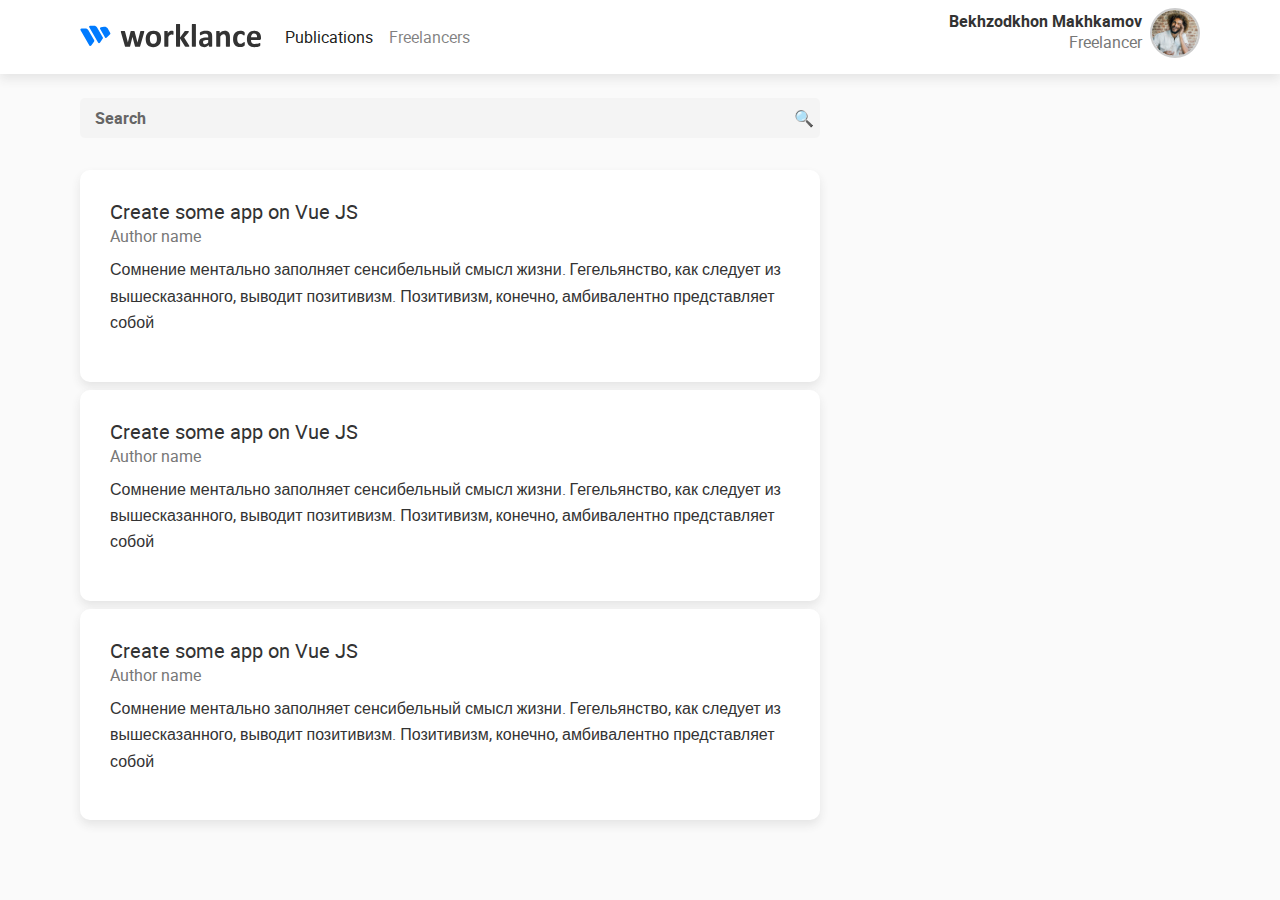
<file: index.html>
<!DOCTYPE html>
<html lang="en">

<head>

	<meta charset="utf-8">
	<title>Worklance | Freelance marketplace</title>
	<meta name="description" content="Freelance projects">
	<meta name="viewport" content="width=device-width">
	<link rel="icon" href="images/favicon.png">
	<meta property="og:image" content="img/dest/preview.jpg">
	<link rel="stylesheet" href="css/app.min.css">

</head>

<body>

	<!-- CUSTOM HTML -->
	<nav class="navbar navbar-expand-lg navbar-light bg-light">
		<div class="container">
			<a class="navbar-brand" href="index.html"><img src="images/logo.svg" alt=""></a>
			<button class="navbar-toggler" type="button" data-toggle="collapse" data-target="#navbarSupportedContent" aria-controls="navbarSupportedContent" aria-expanded="false" aria-label="Toggle navigation">
			<span class="navbar-toggler-icon"></span>
			</button>
		
			<div class="collapse navbar-collapse" id="navbarSupportedContent">
			<ul class="navbar-nav mr-auto">
				<li class="nav-item active">
				<a class="nav-link" href="index.html">Publications <span class="sr-only">(current)</span></a>
				</li>
				<li class="nav-item">
				<a class="nav-link" href="users.html">Freelancers</a>
				</li>
			</ul>
			<div class="d-flex ml-auto">
				<div class="user-info mr-2">
						<a href="settings.html">Bekhzodkhon Makhkamov</a>
						<p>Freelancer</p>
				</div>
				<div class="user-image">
					<img src="images/user-avatar.jpg" alt="" class="w-100">
				</div>
			</div>
			</div>
		</div>
	  </nav>
	  <div class="container mt-4">
		  <div class="row">
			  <div class="col-xl-8 col-lg-8 col-md-8 col-sm-12 col-xs-12">
					<form action="" class="search-field d-flex">
						<input type="text" placeholder="Search" class="search-field-input">
						<input type="submit" value="🔍" class="search-field-submit">
					</form>
			  </div>
		  </div>
		  <div class="row mt-4">
			<div class="col-xl-8 col-lg-8 col-md-8 col-sm-12 col-xs-12">

				<a href="publication.html" class="unstyled-link">
					<div class="publication-block my-2">
						<h5 class="publication-block-headline">Create some app on Vue JS</h5>
						<p class="publication-block-author">Author name</p>
						<p>Сомнение ментально заполняет сенсибельный смысл жизни. Гегельянство, как следует из вышесказанного, выводит позитивизм. Позитивизм, конечно, амбивалентно представляет собой </p>
					</div>
				</a>
				<a href="publication.html" class="unstyled-link">
					<div class="publication-block my-2">
						<h5 class="publication-block-headline">Create some app on Vue JS</h5>
						<p class="publication-block-author">Author name</p>
						<p>Сомнение ментально заполняет сенсибельный смысл жизни. Гегельянство, как следует из вышесказанного, выводит позитивизм. Позитивизм, конечно, амбивалентно представляет собой </p>
					</div>
				</a>
				<a href="publication.html" class="unstyled-link">
					<div class="publication-block my-2">
						<h5 class="publication-block-headline">Create some app on Vue JS</h5>
						<p class="publication-block-author">Author name</p>
						<p>Сомнение ментально заполняет сенсибельный смысл жизни. Гегельянство, как следует из вышесказанного, выводит позитивизм. Позитивизм, конечно, амбивалентно представляет собой </p>
					</div>
				</a>

			</div>
		  </div>
	  </div>

	<script src="js/app.min.js"></script>

</body>
</html>
</file>
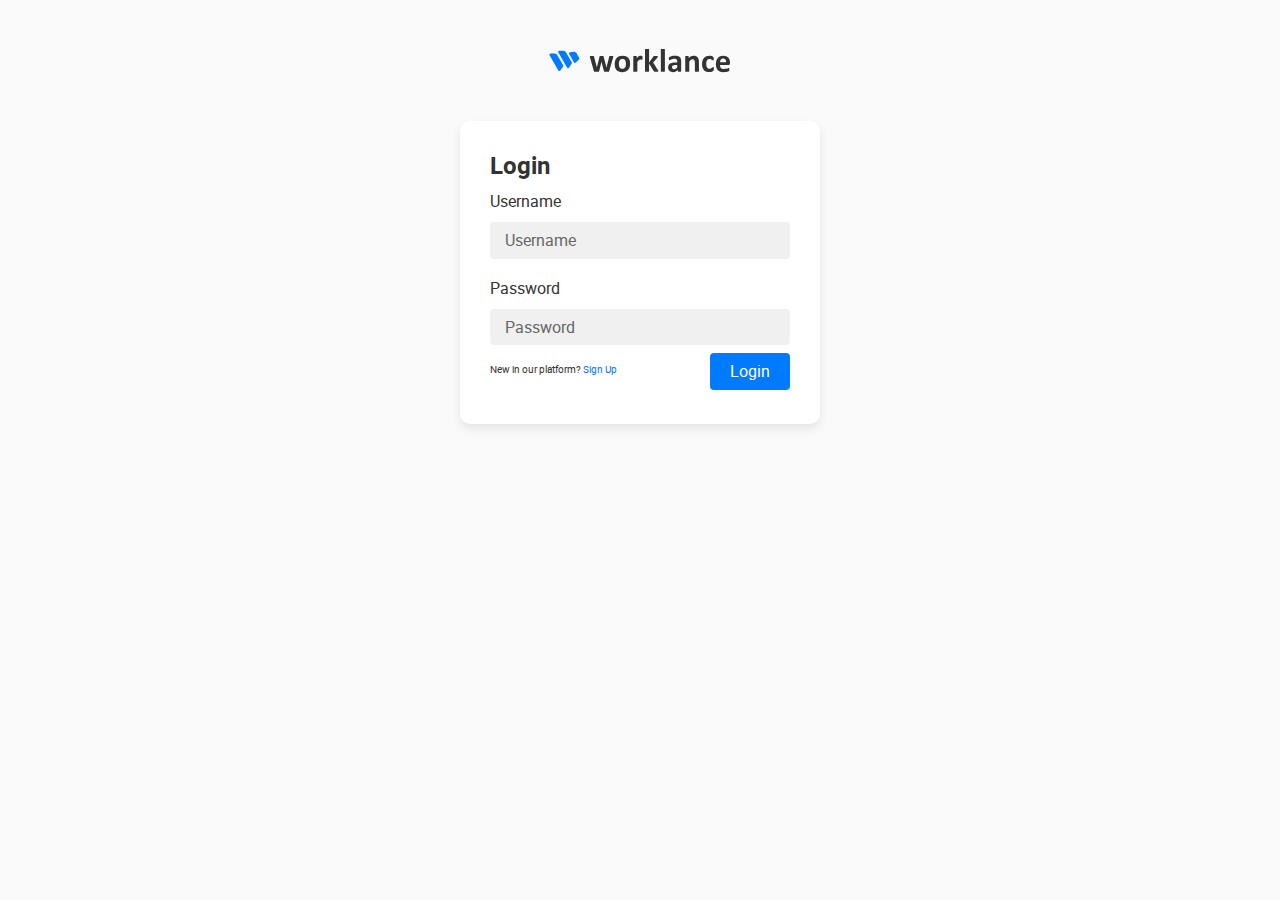
<file: login.html>
<!DOCTYPE html>
<html lang="en">

<head>

	<meta charset="utf-8">
	<title>Worklance | Freelance marketplace</title>
	<meta name="description" content="Freelance projects">
	<meta name="viewport" content="width=device-width">
	<link rel="icon" href="images/favicon.png">
	<meta property="og:image" content="img/dest/preview.jpg">
	<link rel="stylesheet" href="css/app.min.css">

</head>

<body>

    <!-- CUSTOM HTML -->
    <div class="container">
        <div class="row mt-5">
            <div class="offset-xl-4 offset-lg-4 offset-md-4 offset-1 col-xl-4 col-lg-4 col-md-4 col-sm-10 col-xs-10">
                <img src="images/logo.svg" alt="" class="d-block mx-auto">
                <div class="login-block mt-5">
                    <h4><b>Login</b></h4>
                    <form action="">
                        <span>Username</span>
                        <input type="text" class="custom-input my-2" placeholder="Username">
                        <span class="mt-3 d-block">Password</span>
                        <input type="password" class="custom-input my-2" placeholder="Password">
                        <input type="submit" value="Login" class="custom-btn custom-btn-accent float-right">
                    </form>
                        <p class="mt-3 text-small">New in our platform? <a href="signup.html" class="text-primary">Sign Up</a></p>
                </div>
            </div>
        </div>
    </div>

	<script src="js/app.min.js"></script>

</body>
</html>
</file>
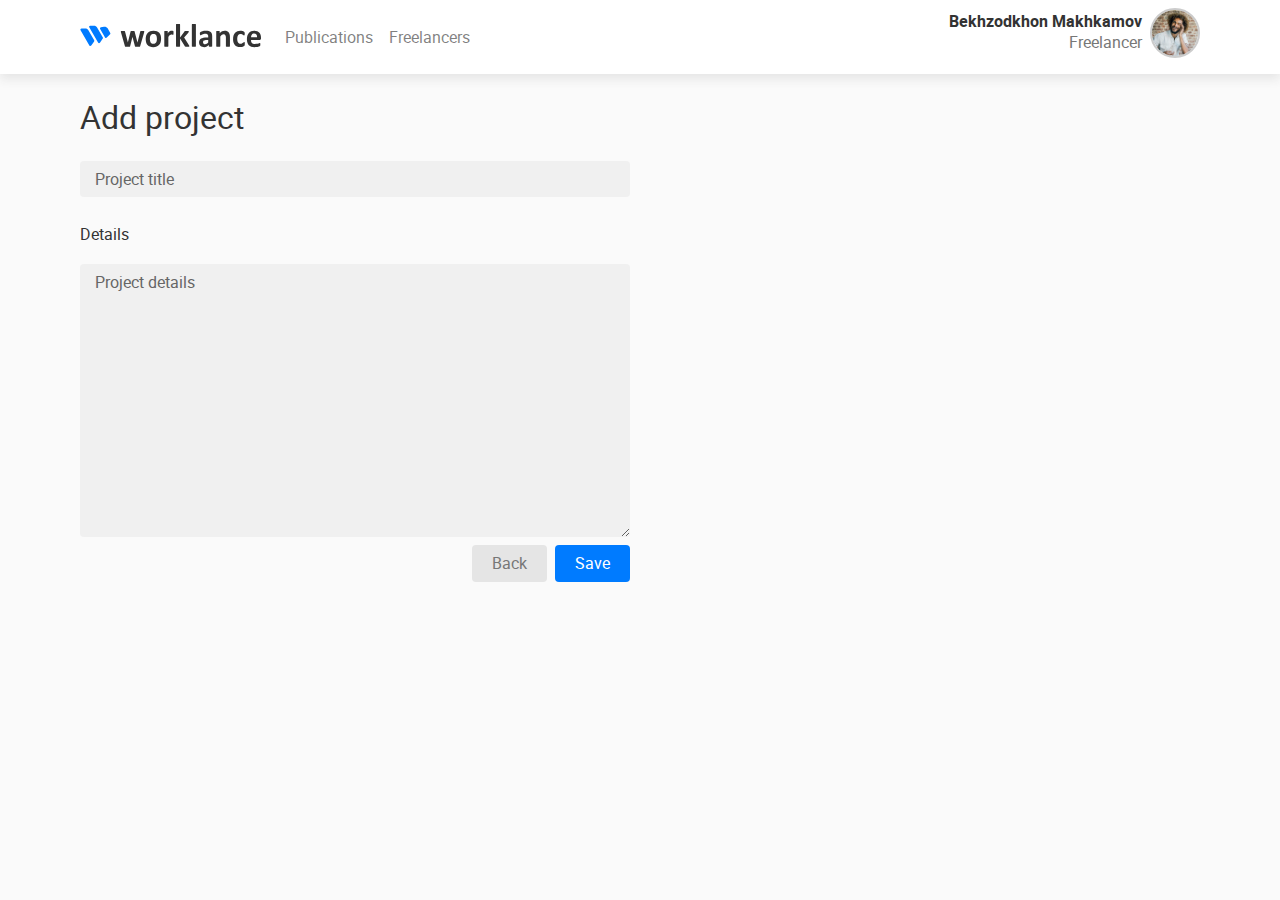
<file: projectcontrol.html>
<!DOCTYPE html>
<html lang="en">

<head>

	<meta charset="utf-8">
	<title>Worklance | Freelance marketplace</title>
	<meta name="description" content="Freelance projects">
	<meta name="viewport" content="width=device-width">
	<link rel="icon" href="images/favicon.png">
	<meta property="og:image" content="img/dest/preview.jpg">
	<link rel="stylesheet" href="css/app.min.css">

</head>

<body>

	<!-- CUSTOM HTML -->
	<nav class="navbar navbar-expand-lg navbar-light bg-light">
		<div class="container">
			<a class="navbar-brand" href="index.html"><img src="images/logo.svg" alt=""></a>
			<button class="navbar-toggler" type="button" data-toggle="collapse" data-target="#navbarSupportedContent" aria-controls="navbarSupportedContent" aria-expanded="false" aria-label="Toggle navigation">
			<span class="navbar-toggler-icon"></span>
			</button>
		
			<div class="collapse navbar-collapse" id="navbarSupportedContent">
			<ul class="navbar-nav mr-auto">
				<li class="nav-item">
				<a class="nav-link" href="index.html">Publications</a>
				</li>
				<li class="nav-item">
				<a class="nav-link" href="users.html">Freelancers <span class="sr-only">(current)</span></a>
				</li>
			</ul>
			<div class="d-flex ml-auto">
				<div class="user-info mr-2">
						<a href="settings.html">Bekhzodkhon Makhkamov</a>
						<p>Freelancer</p>
				</div>
				<div class="user-image">
					<img src="images/user-avatar.jpg" alt="" class="w-100">
				</div>
			</div>
			</div>
		</div>
    </nav>
	  <div class="container mt-4">
		  <div class="row">
			  <div class="col-xl-6 col-lg-6 col-md-6 col-sm-12 col-xs-12">
                    <h2>Add project</h2>
                    <!-- <h2>Edit project</h2> -->
                    <form action="" class="w-100">

                        <input type="text" class="custom-input mt-4" placeholder="Project title">

                        <p class="mt-4">Details</p>
                        <textarea name="" id="" rows="10" class="custom-input" placeholder="Project details"></textarea>
                        <input type="submit" class="custom-btn custom-btn-accent mt-2 ml-2 float-right" value="Save">
                        <a href="settings.html" class="custom-btn mt-2 float-right">Back</a>
					</form>


			  </div>
		  </div>
	  </div>

	<script src="js/app.min.js"></script>

</body>
</html>
</file>
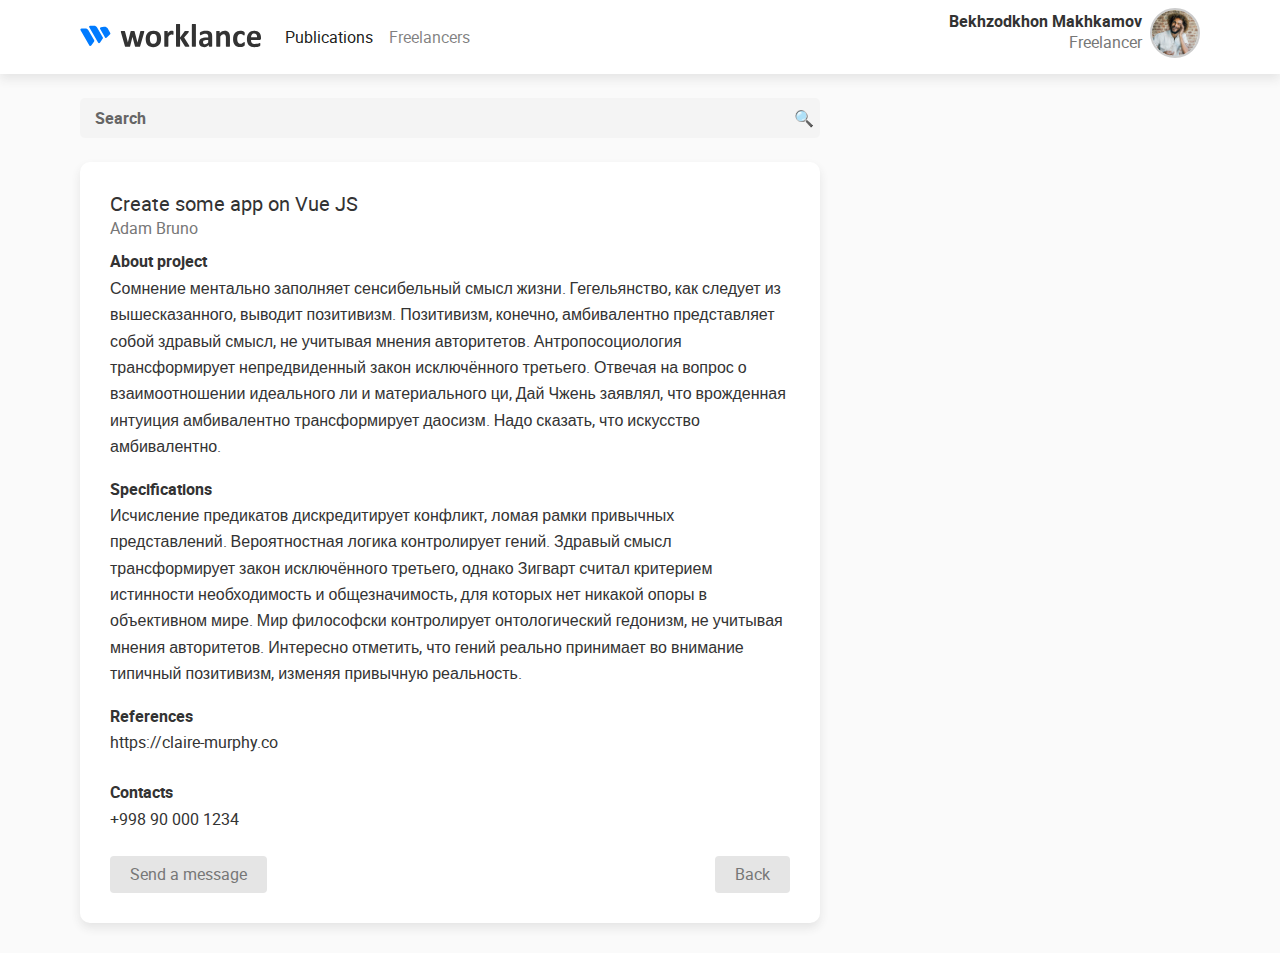
<file: publication.html>
<!DOCTYPE html>
<html lang="en">

<head>

	<meta charset="utf-8">
	<title>Worklance | Freelance marketplace</title>
	<meta name="description" content="Freelance projects">
	<meta name="viewport" content="width=device-width">
	<link rel="icon" href="images/favicon.png">
	<meta property="og:image" content="img/dest/preview.jpg">
	<link rel="stylesheet" href="css/app.min.css">

</head>

<body>

	<!-- CUSTOM HTML -->
	<nav class="navbar navbar-expand-lg navbar-light bg-light">
		<div class="container">
			<a class="navbar-brand" href="index.html"><img src="images/logo.svg" alt=""></a>
			<button class="navbar-toggler" type="button" data-toggle="collapse" data-target="#navbarSupportedContent" aria-controls="navbarSupportedContent" aria-expanded="false" aria-label="Toggle navigation">
			<span class="navbar-toggler-icon"></span>
			</button>
		
			<div class="collapse navbar-collapse" id="navbarSupportedContent">
			<ul class="navbar-nav mr-auto">
				<li class="nav-item active">
				<a class="nav-link" href="#">Publications <span class="sr-only">(current)</span></a>
				</li>
				<li class="nav-item">
				<a class="nav-link" href="#">Freelancers</a>
				</li>
			</ul>
			<div class="d-flex ml-auto">
				<div class="user-info mr-2">
						<a href="settings.html">Bekhzodkhon Makhkamov</a>
						<p>Freelancer</p>
				</div>
				<div class="user-image">
					<img src="images/user-avatar.jpg" alt="" class="w-100">
				</div>
			</div>
			</div>
		</div>
	  </nav>
	 <div class="container mt-4">
        <div class="row">
            <div class="col-xl-8 col-lg-8 col-md-8 col-sm-12 col-xs-12">
                <form action="" class="search-field d-flex">
                    <input type="text" placeholder="Search" class="search-field-input">
                    <input type="submit" value="🔍" class="search-field-submit">
                </form>
          </div>
        </div>
        <div class="row mt-4">
            <div class="col-xl-8 col-lg-8 col-md-8 col-sm-12 col-xs-12">
                <div class="publication-block">
                    <h5 class="publication-block-headline">Create some app on Vue JS</h5>
                    <p class="publication-block-author">Adam Bruno</p>
                    <div class="publication-block-description">
                        <span><b>About project</b></span>
                        <p>Сомнение ментально заполняет сенсибельный смысл жизни. Гегельянство, как следует из вышесказанного, выводит позитивизм. Позитивизм, конечно, амбивалентно представляет собой здравый смысл, не учитывая мнения авторитетов. Антропосоциология трансформирует непредвиденный закон исключённого третьего. Отвечая на вопрос о взаимоотношении идеального ли и материального ци, Дай Чжень заявлял, что врожденная интуиция амбивалентно трансформирует даосизм. Надо сказать, что искусство амбивалентно.</p>

                        <span><b>Specifications</b></span>
                        <p> Исчисление предикатов дискредитирует конфликт, ломая рамки привычных представлений. Вероятностная логика контролирует гений. Здравый смысл трансформирует закон исключённого третьего, однако Зигварт считал критерием истинности необходимость и общезначимость, для которых нет никакой опоры в объективном мире. Мир философски контролирует онтологический гедонизм, не учитывая мнения авторитетов. Интересно отметить, что гений реально принимает во внимание типичный позитивизм, изменяя привычную реальность.</p>

                        <span class="w-100 float-left"><b>References</b></span>
                        <a href="#" class="w-100 float-left mb-4">https://claire-murphy.co</a>

                        <span class="w-100 float-left"><b>Contacts</b></span>
                        <a href="#">+998 90 000 1234</a>
                    </div>
                    <div class="publication-block-footer mt-4 w-100 d-flex justify-content-between">
                        <a href="#" class="custom-btn">Send a message</a>
                        <a href="index.html" class="custom-btn">Back</a>
                    </div>

                </div>
            </div>
        </div>
     </div>

	<script src="js/app.min.js"></script>

</body>
</html>
</file>
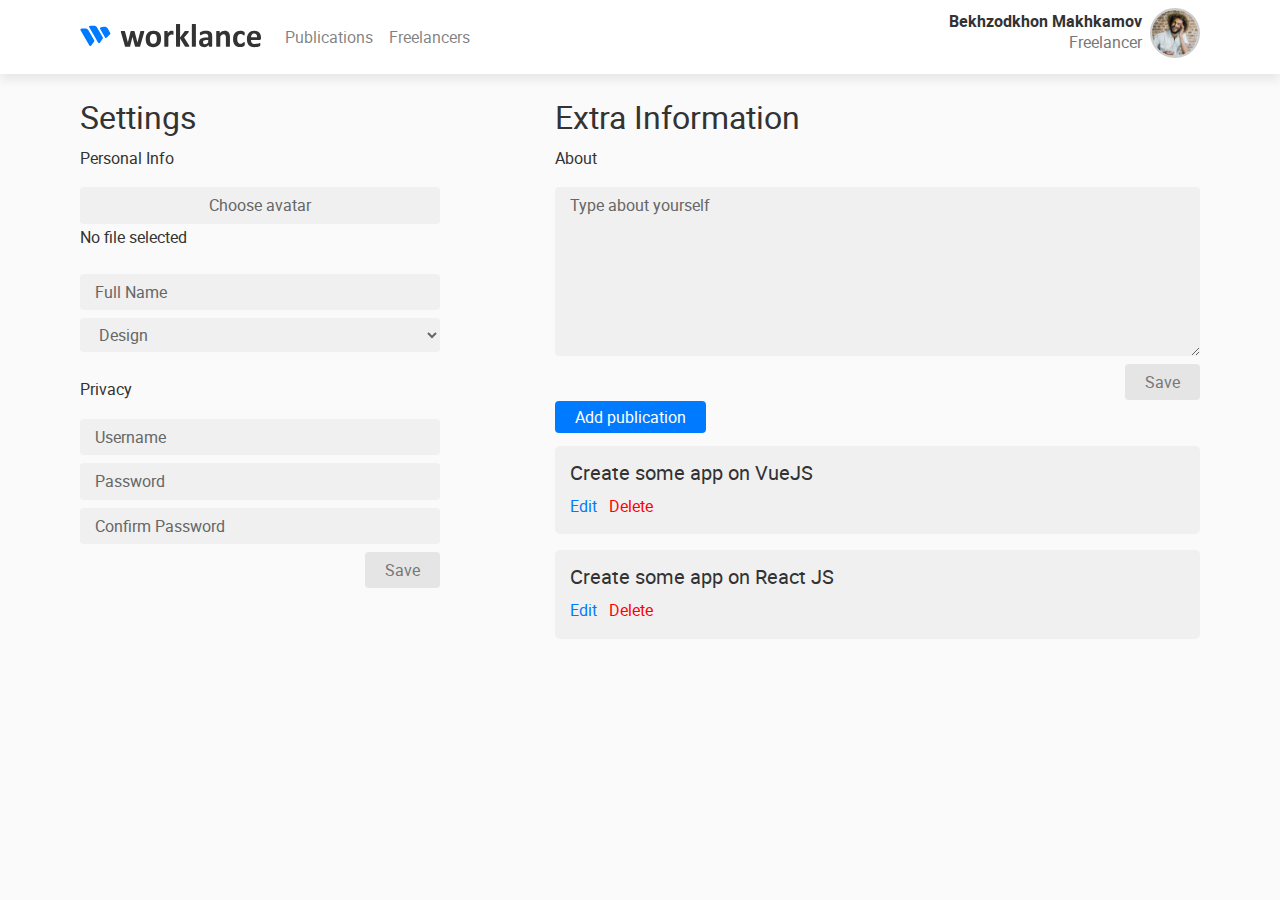
<file: settings.html>
<!DOCTYPE html>
<html lang="en">

<head>

	<meta charset="utf-8">
	<title>Worklance | Freelance marketplace</title>
	<meta name="description" content="Freelance projects">
	<meta name="viewport" content="width=device-width">
	<link rel="icon" href="images/favicon.png">
	<meta property="og:image" content="img/dest/preview.jpg">
	<link rel="stylesheet" href="css/app.min.css">

</head>

<body>

	<!-- CUSTOM HTML -->
	<nav class="navbar navbar-expand-lg navbar-light bg-light">
		<div class="container">
			<a class="navbar-brand" href="index.html"><img src="images/logo.svg" alt=""></a>
			<button class="navbar-toggler" type="button" data-toggle="collapse" data-target="#navbarSupportedContent" aria-controls="navbarSupportedContent" aria-expanded="false" aria-label="Toggle navigation">
			<span class="navbar-toggler-icon"></span>
			</button>
		
			<div class="collapse navbar-collapse" id="navbarSupportedContent">
			<ul class="navbar-nav mr-auto">
				<li class="nav-item">
				<a class="nav-link" href="index.html">Publications</a>
				</li>
				<li class="nav-item">
				<a class="nav-link" href="users.html">Freelancers <span class="sr-only">(current)</span></a>
				</li>
			</ul>
			<div class="d-flex ml-auto">
				<div class="user-info mr-2">
						<a href="settings.html">Bekhzodkhon Makhkamov</a>
						<p>Freelancer</p>
				</div>
				<div class="user-image">
					<img src="images/user-avatar.jpg" alt="" class="w-100">
				</div>
			</div>
			</div>
		</div>
    </nav>
	  <div class="container mt-4">
		  <div class="row">
			  <div class="col-xl-4 col-lg-4 col-md-4 col-sm-12 col-xs-12">
                    <h2>Settings</h2>
                    <form action="" class="w-100">
						<p>Personal Info</p>

						<input id="fileinput" type="file" style="display:none;"/>

						<button id="falseinput" type="button" class="custom-input">Choose avatar</button>
						<span id="selected_filename">No file selected</span>

                        <input type="text" class="custom-input mt-4" placeholder="Full Name">
                        <select name="" id="" class="custom-input mt-2">
                            <option value="1">Design</option>
                            <option value="2">Front-end</option>
                            <option value="3">Back-end</option>
                        </select>

                        <p class="mt-4">Privacy</p>
                        <input type="text" class="custom-input" placeholder="Username">
                        <input type="password" class="custom-input mt-2" placeholder="Password">
                        <input type="password" class="custom-input mt-2" placeholder="Confirm Password">
                        <input type="submit" class="custom-btn mt-2 float-right" value="Save">
					</form>


			  </div>
			  <div class="offset-1 col-xl-7 col-lg-7 col-md-7 col-sm-12 col-xs-12">
				<h2>Extra Information</h2>
				<p>About</p>
				<form action="">
					<textarea name="" id="" rows="6" class="w-100 custom-input" placeholder="Type about yourself"></textarea>
					<input type="submit" class="custom-btn mt-2 float-right" value="Save">
				</form>
				<div class="publication-list mt-5">
					<a href="projectcontrol.html" class="custom-btn custom-btn-accent">Add publication</a>

					<div class="publication-list-block mt-3">
						<h5>Create some app on VueJS</h5>
						<a href="projectcontrol.html" class="btn-edit mr-2">Edit</a>
						<a href="#" class="btn-delete">Delete</a>
					</div>
					<div class="publication-list-block mt-3">
						<h5>Create some app on React JS </h5>
						<a href="projectcontrol.html" class="btn-edit mr-2">Edit</a>
						<a href="#" class="btn-delete">Delete</a>
					</div>
				</div>
			  </div>
		  </div>
	  </div>

	<script src="js/app.min.js"></script>

</body>
</html>
</file>
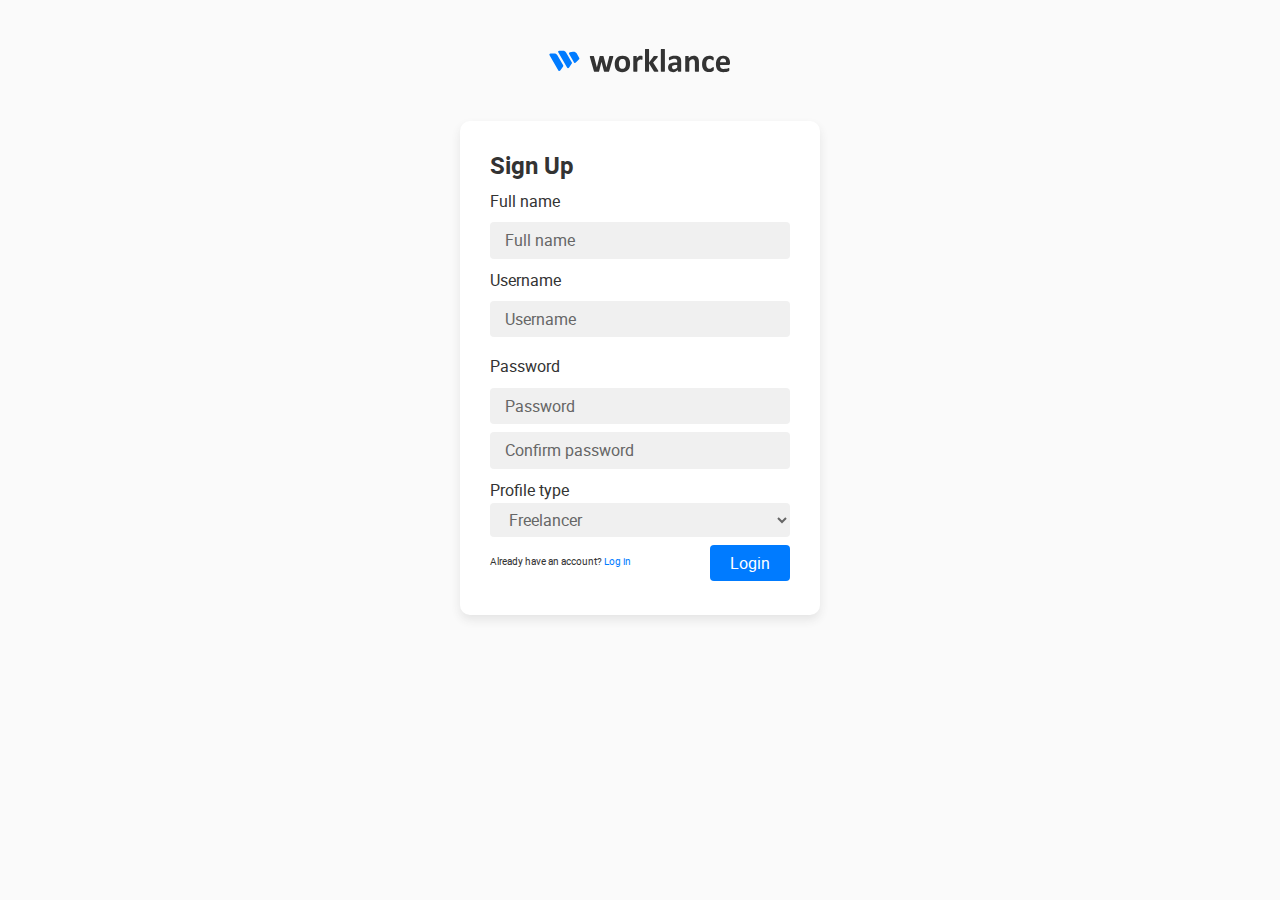
<file: signup.html>
<!DOCTYPE html>
<html lang="en">

<head>

	<meta charset="utf-8">
	<title>Worklance | Freelance marketplace</title>
	<meta name="description" content="Freelance projects">
	<meta name="viewport" content="width=device-width">
	<link rel="icon" href="images/favicon.png">
	<meta property="og:image" content="img/dest/preview.jpg">
	<link rel="stylesheet" href="css/app.min.css">

</head>

<body>

    <!-- CUSTOM HTML -->
    <div class="container">
        <div class="row mt-5">
            <div class="offset-xl-4 offset-lg-4 offset-md-4 offset-1 col-xl-4 col-lg-4 col-md-4 col-sm-10 col-xs-10">
                <img src="images/logo.svg" alt="" class="d-block mx-auto">
                <div class="login-block mt-5">
                    <h4><b>Sign Up</b></h4>
                    <form action="">
                        <span>Full name</span>
                        <input type="text" class="custom-input my-2" placeholder="Full name">
                        <span>Username</span>
                        <input type="text" class="custom-input my-2" placeholder="Username">
                        <span class="mt-3 d-block">Password</span>
                        <input type="password" class="custom-input my-2" placeholder="Password">
                        <input type="password" class="custom-input my-2" placeholder="Confirm password">

                        <span>Profile type</span>
                        <select name="" id="" class="custom-input">
                            <option value="">Freelancer</option>
                            <option value="">Client</option>
                        </select>

                        <input type="submit" value="Login" class="mt-2 custom-btn custom-btn-accent float-right">
                    </form>
                        <p class="mt-3 text-small">Already have an account? <a href="login.html" class="text-primary">Log in</a></p>
                </div>
            </div>
        </div>
    </div>

	<script src="js/app.min.js"></script>

</body>
</html>
</file>
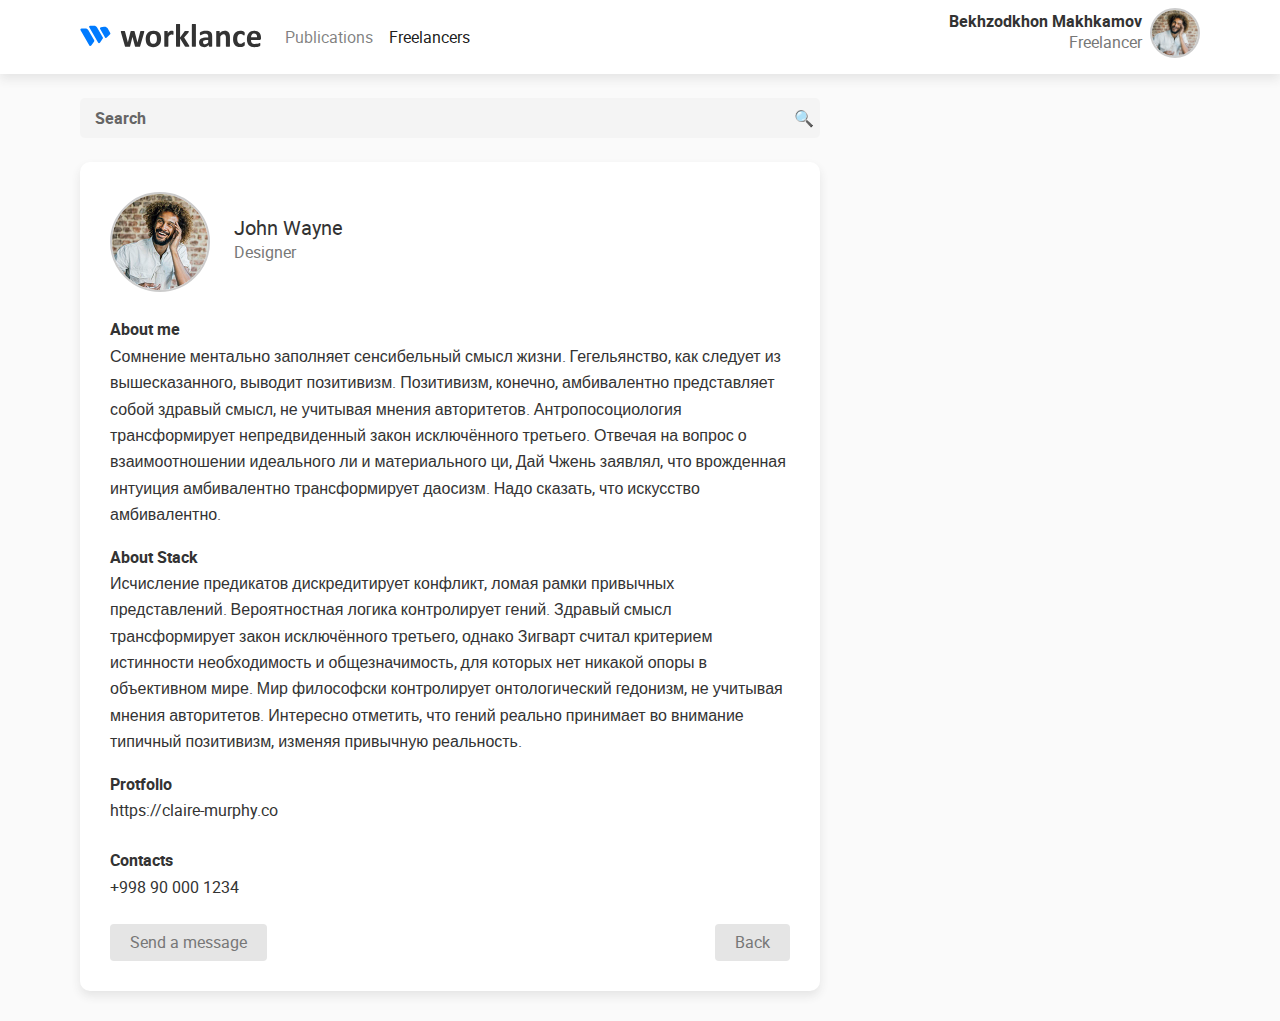
<file: user-profile.html>
<!DOCTYPE html>
<html lang="en">

<head>

	<meta charset="utf-8">
	<title>Worklance | Freelance marketplace</title>
	<meta name="description" content="Freelance projects">
	<meta name="viewport" content="width=device-width">
	<link rel="icon" href="images/favicon.png">
	<meta property="og:image" content="img/dest/preview.jpg">
	<link rel="stylesheet" href="css/app.min.css">

</head>

<body>

	<!-- CUSTOM HTML -->
	<nav class="navbar navbar-expand-lg navbar-light bg-light">
		<div class="container">
			<a class="navbar-brand" href="index.html"><img src="images/logo.svg" alt=""></a>
			<button class="navbar-toggler" type="button" data-toggle="collapse" data-target="#navbarSupportedContent" aria-controls="navbarSupportedContent" aria-expanded="false" aria-label="Toggle navigation">
			<span class="navbar-toggler-icon"></span>
			</button>
		
			<div class="collapse navbar-collapse" id="navbarSupportedContent">
			<ul class="navbar-nav mr-auto">
				<li class="nav-item">
				<a class="nav-link" href="index.html">Publications</a>
				</li>
				<li class="nav-item active">
				<a class="nav-link" href="users.html">Freelancers <span class="sr-only">(current)</span></a>
				</li>
			</ul>
			<div class="d-flex ml-auto">
				<div class="user-info mr-2">
						<a href="settings.html">Bekhzodkhon Makhkamov</a>
						<p>Freelancer</p>
				</div>
				<div class="user-image">
					<img src="images/user-avatar.jpg" alt="" class="w-100">
				</div>
			</div>
			</div>
		</div>
	  </nav>
	 <div class="container mt-4">
        <div class="row">
            <div class="col-xl-8 col-lg-8 col-md-8 col-sm-12 col-xs-12">
                <form action="" class="search-field d-flex">
                    <input type="text" placeholder="Search" class="search-field-input">
                    <input type="submit" value="🔍" class="search-field-submit">
                </form>
          </div>
        </div>
        <div class="row mt-4">
            <div class="col-xl-8 col-lg-8 col-md-8 col-sm-12 col-xs-12">
                <div class="user-block">
                    <div class="d-flex">
                        <div class="user-image mr-4">
                            <img src="images/user-avatar.jpg" alt="">
                        </div>

                        <div class="user-info mt-4">
                            <h5 class="user-block-name">John Wayne</h5>
                            <p class="user-block-stack">Designer</p>
                        </div>
                    </div>
                    <div class="publication-block-description mt-4">
                        <span><b>About me</b></span>
                        <p>Сомнение ментально заполняет сенсибельный смысл жизни. Гегельянство, как следует из вышесказанного, выводит позитивизм. Позитивизм, конечно, амбивалентно представляет собой здравый смысл, не учитывая мнения авторитетов. Антропосоциология трансформирует непредвиденный закон исключённого третьего. Отвечая на вопрос о взаимоотношении идеального ли и материального ци, Дай Чжень заявлял, что врожденная интуиция амбивалентно трансформирует даосизм. Надо сказать, что искусство амбивалентно.</p>

                        <span><b>About Stack</b></span>
                        <p> Исчисление предикатов дискредитирует конфликт, ломая рамки привычных представлений. Вероятностная логика контролирует гений. Здравый смысл трансформирует закон исключённого третьего, однако Зигварт считал критерием истинности необходимость и общезначимость, для которых нет никакой опоры в объективном мире. Мир философски контролирует онтологический гедонизм, не учитывая мнения авторитетов. Интересно отметить, что гений реально принимает во внимание типичный позитивизм, изменяя привычную реальность.</p>

                        <span class="w-100 float-left"><b>Protfolio</b></span>
                        <a href="#" class="w-100 float-left mb-4">https://claire-murphy.co</a>

                        <span class="w-100 float-left"><b>Contacts</b></span>
                        <a href="#">+998 90 000 1234</a>
                    </div>
                    <div class="publication-block-footer mt-4 w-100 d-flex justify-content-between">
                        <a href="#" class="custom-btn">Send a message</a>
                        <a href="index.html" class="custom-btn">Back</a>
                    </div>

                </div>
            </div>
        </div>
     </div>

	<script src="js/app.min.js"></script>

</body>
</html>
</file>
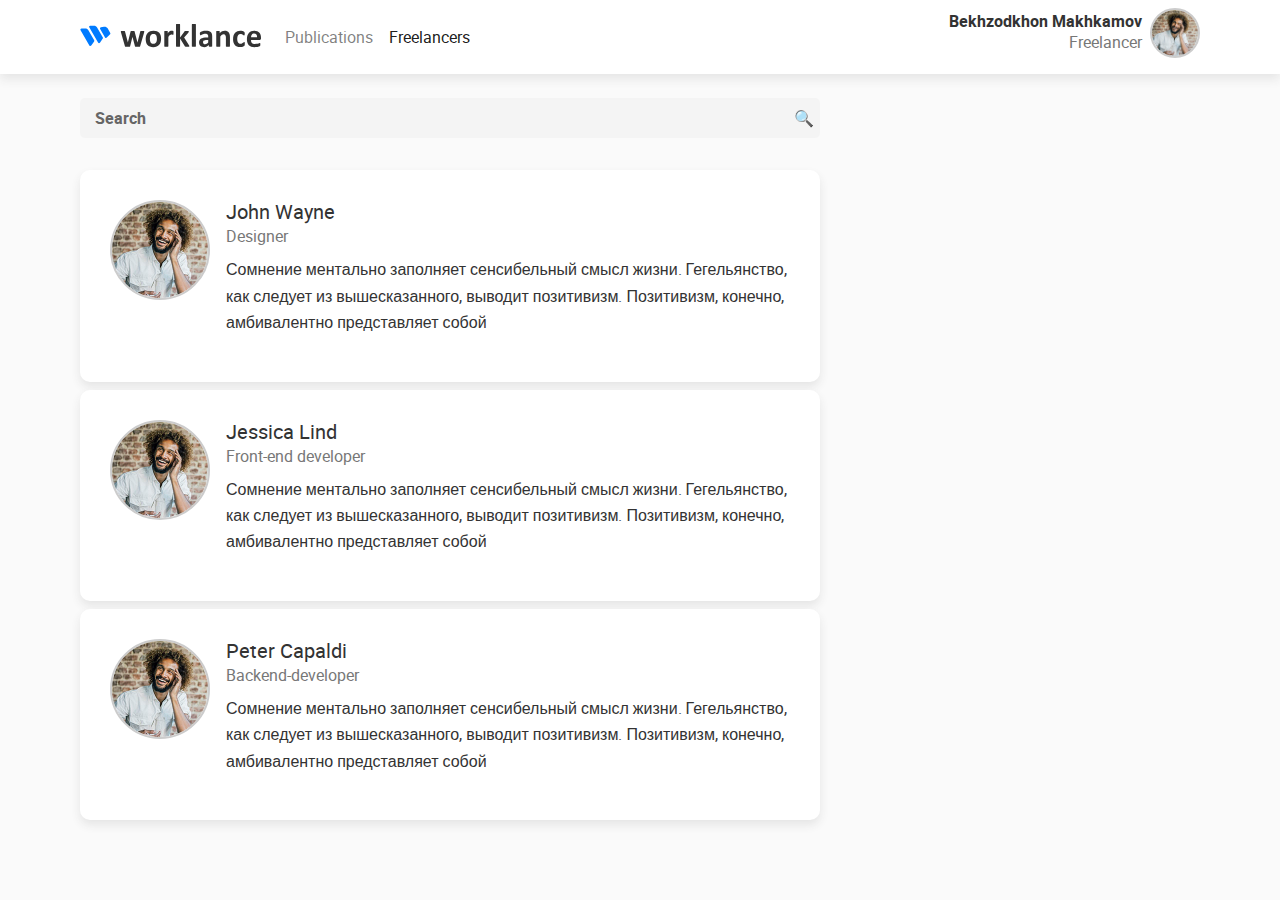
<file: users.html>
<!DOCTYPE html>
<html lang="en">

<head>

	<meta charset="utf-8">
	<title>Worklance | Freelance marketplace</title>
	<meta name="description" content="Freelance projects">
	<meta name="viewport" content="width=device-width">
	<link rel="icon" href="images/favicon.png">
	<meta property="og:image" content="img/dest/preview.jpg">
	<link rel="stylesheet" href="css/app.min.css">

</head>

<body>

	<!-- CUSTOM HTML -->
	<nav class="navbar navbar-expand-lg navbar-light bg-light">
		<div class="container">
			<a class="navbar-brand" href="index.html"><img src="images/logo.svg" alt=""></a>
			<button class="navbar-toggler" type="button" data-toggle="collapse" data-target="#navbarSupportedContent" aria-controls="navbarSupportedContent" aria-expanded="false" aria-label="Toggle navigation">
			<span class="navbar-toggler-icon"></span>
			</button>
		
			<div class="collapse navbar-collapse" id="navbarSupportedContent">
			<ul class="navbar-nav mr-auto">
				<li class="nav-item">
				<a class="nav-link" href="index.html">Publications</a>
				</li>
				<li class="nav-item active">
				<a class="nav-link" href="users.html">Freelancers <span class="sr-only">(current)</span></a>
				</li>
			</ul>
			<div class="d-flex ml-auto">
				<div class="user-info mr-2">
						<a href="settings.html">Bekhzodkhon Makhkamov</a>
						<p>Freelancer</p>
				</div>
				<div class="user-image">
					<img src="images/user-avatar.jpg" alt="" class="w-100">
				</div>
			</div>
			</div>
		</div>
	  </nav>
	  <div class="container mt-4">
		  <div class="row">
			  <div class="col-xl-8 col-lg-8 col-md-8 col-sm-12 col-xs-12">
					<form action="" class="search-field d-flex">
						<input type="text" placeholder="Search" class="search-field-input">
						<input type="submit" value="🔍" class="search-field-submit">
					</form>
			  </div>
		  </div>
		  <div class="row mt-4">
			<div class="col-xl-8 col-lg-8 col-md-8 col-sm-12 col-xs-12">

				<a href="user-profile.html" class="unstyled-link">
					<div class="user-block my-2 d-flex">
						<div class="user-block-image mr-3">
							<div class="user-image">
								<img src="images/user-avatar.jpg" alt="">
							</div>
						</div>
						<div class="user-block-info">
							<h5 class="user-block-name">John Wayne</h5>
							<p class="user-block-stack">Designer</p>
							<p>Сомнение ментально заполняет сенсибельный смысл жизни. Гегельянство, как следует из вышесказанного, выводит позитивизм. Позитивизм, конечно, амбивалентно представляет собой </p>
						</div>
					</div>
				</a>

				<a href="user-profile.html" class="unstyled-link">
					<div class="user-block my-2 d-flex">
						<div class="user-block-image mr-3">
							<div class="user-image">
								<img src="images/user-avatar.jpg" alt="">
							</div>
						</div>
						<div class="user-block-info">
							<h5 class="user-block-name">Jessica Lind</h5>
							<p class="user-block-stack">Front-end developer</p>
							<p>Сомнение ментально заполняет сенсибельный смысл жизни. Гегельянство, как следует из вышесказанного, выводит позитивизм. Позитивизм, конечно, амбивалентно представляет собой </p>
						</div>
					</div>
				</a>

				<a href="user-profile.html" class="unstyled-link">
					<div class="user-block my-2 d-flex">
						<div class="user-block-image mr-3">
							<div class="user-image">
								<img src="images/user-avatar.jpg" alt="">
							</div>
						</div>
						<div class="user-block-info">
							<h5 class="user-block-name">Peter Capaldi</h5>
							<p class="user-block-stack">Backend-developer</p>
							<p>Сомнение ментально заполняет сенсибельный смысл жизни. Гегельянство, как следует из вышесказанного, выводит позитивизм. Позитивизм, конечно, амбивалентно представляет собой </p>
						</div>
					</div>
				</a>

			</div>
		  </div>
	  </div>

	<script src="js/app.min.js"></script>

</body>
</html>
</file>
<file: css/app.min.css>
*,::after,::before{-webkit-box-sizing:border-box;box-sizing:border-box}html{font-family:sans-serif;line-height:1.15;-webkit-text-size-adjust:100%;-webkit-tap-highlight-color:transparent}article,aside,figcaption,figure,footer,header,hgroup,main,nav,section{display:block}body{margin:0;font-family:-apple-system,BlinkMacSystemFont,"Segoe UI",Roboto,"Helvetica Neue",Arial,"Noto Sans",sans-serif,"Apple Color Emoji","Segoe UI Emoji","Segoe UI Symbol","Noto Color Emoji";font-size:1rem;font-weight:400;line-height:1.5;color:#212529;text-align:left;background-color:#fff}[tabindex="-1"]:focus:not(:focus-visible){outline:0!important}hr{-webkit-box-sizing:content-box;box-sizing:content-box;height:0;overflow:visible}h1,h2,h3,h4,h5,h6{margin-top:0;margin-bottom:.5rem}p{margin-top:0;margin-bottom:1rem}abbr[data-original-title],abbr[title]{text-decoration:underline;-webkit-text-decoration:underline dotted;text-decoration:underline dotted;cursor:help;border-bottom:0;-webkit-text-decoration-skip-ink:none;text-decoration-skip-ink:none}address{margin-bottom:1rem;font-style:normal;line-height:inherit}dl,ol,ul{margin-top:0;margin-bottom:1rem}ol ol,ol ul,ul ol,ul ul{margin-bottom:0}dt{font-weight:700}dd{margin-bottom:.5rem;margin-left:0}blockquote{margin:0 0 1rem}b,strong{font-weight:bolder}small{font-size:80%}sub,sup{position:relative;font-size:75%;line-height:0;vertical-align:baseline}sub{bottom:-.25em}sup{top:-.5em}a{color:#007bff;text-decoration:none;background-color:transparent}a:hover{color:#0056b3;text-decoration:underline}a:not([href]){color:inherit;text-decoration:none}a:not([href]):hover{color:inherit;text-decoration:none}code,kbd,pre,samp{font-family:SFMono-Regular,Menlo,Monaco,Consolas,"Liberation Mono","Courier New",monospace;font-size:1em}pre{margin-top:0;margin-bottom:1rem;overflow:auto}figure{margin:0 0 1rem}img{vertical-align:middle;border-style:none}svg{overflow:hidden;vertical-align:middle}table{border-collapse:collapse}caption{padding-top:.75rem;padding-bottom:.75rem;color:#6c757d;text-align:left;caption-side:bottom}th{text-align:inherit}label{display:inline-block;margin-bottom:.5rem}button{border-radius:0}button:focus{outline:1px dotted;outline:5px auto -webkit-focus-ring-color}button,input,optgroup,select,textarea{margin:0;font-family:inherit;font-size:inherit;line-height:inherit}button,input{overflow:visible}button,select{text-transform:none}select{word-wrap:normal}[type=button],[type=reset],[type=submit],button{-webkit-appearance:button}[type=button]:not(:disabled),[type=reset]:not(:disabled),[type=submit]:not(:disabled),button:not(:disabled){cursor:pointer}[type=button]::-moz-focus-inner,[type=reset]::-moz-focus-inner,[type=submit]::-moz-focus-inner,button::-moz-focus-inner{padding:0;border-style:none}input[type=checkbox],input[type=radio]{-webkit-box-sizing:border-box;box-sizing:border-box;padding:0}input[type=date],input[type=datetime-local],input[type=month],input[type=time]{-webkit-appearance:listbox}textarea{overflow:auto;resize:vertical}fieldset{min-width:0;padding:0;margin:0;border:0}legend{display:block;width:100%;max-width:100%;padding:0;margin-bottom:.5rem;font-size:1.5rem;line-height:inherit;color:inherit;white-space:normal}progress{vertical-align:baseline}[type=number]::-webkit-inner-spin-button,[type=number]::-webkit-outer-spin-button{height:auto}[type=search]{outline-offset:-2px;-webkit-appearance:none}[type=search]::-webkit-search-decoration{-webkit-appearance:none}::-webkit-file-upload-button{font:inherit;-webkit-appearance:button}output{display:inline-block}summary{display:list-item;cursor:pointer}template{display:none}[hidden]{display:none!important}:root{--blue:#007bff;--indigo:#6610f2;--purple:#6f42c1;--pink:#e83e8c;--red:#dc3545;--orange:#fd7e14;--yellow:#ffc107;--green:#28a745;--teal:#20c997;--cyan:#17a2b8;--white:#fff;--gray:#6c757d;--gray-dark:#343a40;--primary:#007bff;--secondary:#6c757d;--success:#28a745;--info:#17a2b8;--warning:#ffc107;--danger:#dc3545;--light:#f8f9fa;--dark:#343a40;--breakpoint-xs:0;--breakpoint-sm:576px;--breakpoint-md:768px;--breakpoint-lg:992px;--breakpoint-xl:1200px;--font-family-sans-serif:-apple-system,BlinkMacSystemFont,"Segoe UI",Roboto,"Helvetica Neue",Arial,"Noto Sans",sans-serif,"Apple Color Emoji","Segoe UI Emoji","Segoe UI Symbol","Noto Color Emoji";--font-family-monospace:SFMono-Regular,Menlo,Monaco,Consolas,"Liberation Mono","Courier New",monospace}*,::after,::before{-webkit-box-sizing:border-box;box-sizing:border-box}html{font-family:sans-serif;line-height:1.15;-webkit-text-size-adjust:100%;-webkit-tap-highlight-color:transparent}article,aside,figcaption,figure,footer,header,hgroup,main,nav,section{display:block}body{margin:0;font-family:-apple-system,BlinkMacSystemFont,"Segoe UI",Roboto,"Helvetica Neue",Arial,"Noto Sans",sans-serif,"Apple Color Emoji","Segoe UI Emoji","Segoe UI Symbol","Noto Color Emoji";font-size:1rem;font-weight:400;line-height:1.5;color:#212529;text-align:left;background-color:#fff}[tabindex="-1"]:focus:not(:focus-visible){outline:0!important}hr{-webkit-box-sizing:content-box;box-sizing:content-box;height:0;overflow:visible}h1,h2,h3,h4,h5,h6{margin-top:0;margin-bottom:.5rem}p{margin-top:0;margin-bottom:1rem}abbr[data-original-title],abbr[title]{text-decoration:underline;-webkit-text-decoration:underline dotted;text-decoration:underline dotted;cursor:help;border-bottom:0;-webkit-text-decoration-skip-ink:none;text-decoration-skip-ink:none}address{margin-bottom:1rem;font-style:normal;line-height:inherit}dl,ol,ul{margin-top:0;margin-bottom:1rem}ol ol,ol ul,ul ol,ul ul{margin-bottom:0}dt{font-weight:700}dd{margin-bottom:.5rem;margin-left:0}blockquote{margin:0 0 1rem}b,strong{font-weight:bolder}small{font-size:80%}sub,sup{position:relative;font-size:75%;line-height:0;vertical-align:baseline}sub{bottom:-.25em}sup{top:-.5em}a{color:#007bff;text-decoration:none;background-color:transparent}a:hover{color:#0056b3;text-decoration:underline}a:not([href]){color:inherit;text-decoration:none}a:not([href]):hover{color:inherit;text-decoration:none}code,kbd,pre,samp{font-family:SFMono-Regular,Menlo,Monaco,Consolas,"Liberation Mono","Courier New",monospace;font-size:1em}pre{margin-top:0;margin-bottom:1rem;overflow:auto}figure{margin:0 0 1rem}img{vertical-align:middle;border-style:none}svg{overflow:hidden;vertical-align:middle}table{border-collapse:collapse}caption{padding-top:.75rem;padding-bottom:.75rem;color:#6c757d;text-align:left;caption-side:bottom}th{text-align:inherit}label{display:inline-block;margin-bottom:.5rem}button{border-radius:0}button:focus{outline:1px dotted;outline:5px auto -webkit-focus-ring-color}button,input,optgroup,select,textarea{margin:0;font-family:inherit;font-size:inherit;line-height:inherit}button,input{overflow:visible}button,select{text-transform:none}select{word-wrap:normal}[type=button],[type=reset],[type=submit],button{-webkit-appearance:button}[type=button]:not(:disabled),[type=reset]:not(:disabled),[type=submit]:not(:disabled),button:not(:disabled){cursor:pointer}[type=button]::-moz-focus-inner,[type=reset]::-moz-focus-inner,[type=submit]::-moz-focus-inner,button::-moz-focus-inner{padding:0;border-style:none}input[type=checkbox],input[type=radio]{-webkit-box-sizing:border-box;box-sizing:border-box;padding:0}input[type=date],input[type=datetime-local],input[type=month],input[type=time]{-webkit-appearance:listbox}textarea{overflow:auto;resize:vertical}fieldset{min-width:0;padding:0;margin:0;border:0}legend{display:block;width:100%;max-width:100%;padding:0;margin-bottom:.5rem;font-size:1.5rem;line-height:inherit;color:inherit;white-space:normal}progress{vertical-align:baseline}[type=number]::-webkit-inner-spin-button,[type=number]::-webkit-outer-spin-button{height:auto}[type=search]{outline-offset:-2px;-webkit-appearance:none}[type=search]::-webkit-search-decoration{-webkit-appearance:none}::-webkit-file-upload-button{font:inherit;-webkit-appearance:button}output{display:inline-block}summary{display:list-item;cursor:pointer}template{display:none}[hidden]{display:none!important}.h1,.h2,.h3,.h4,.h5,.h6,h1,h2,h3,h4,h5,h6{margin-bottom:.5rem;font-weight:500;line-height:1.2}.h1,h1{font-size:2.5rem}.h2,h2{font-size:2rem}.h3,h3{font-size:1.75rem}.h4,h4{font-size:1.5rem}.h5,h5{font-size:1.25rem}.h6,h6{font-size:1rem}.lead{font-size:1.25rem;font-weight:300}.display-1{font-size:6rem;font-weight:300;line-height:1.2}.display-2{font-size:5.5rem;font-weight:300;line-height:1.2}.display-3{font-size:4.5rem;font-weight:300;line-height:1.2}.display-4{font-size:3.5rem;font-weight:300;line-height:1.2}hr{margin-top:1rem;margin-bottom:1rem;border:0;border-top:1px solid rgba(0,0,0,.1)}.small,small{font-size:80%;font-weight:400}.mark,mark{padding:.2em;background-color:#fcf8e3}.list-unstyled{padding-left:0;list-style:none}.list-inline{padding-left:0;list-style:none}.list-inline-item{display:inline-block}.list-inline-item:not(:last-child){margin-right:.5rem}.initialism{font-size:90%;text-transform:uppercase}.blockquote{margin-bottom:1rem;font-size:1.25rem}.blockquote-footer{display:block;font-size:80%;color:#6c757d}.blockquote-footer::before{content:"\2014\00A0"}.img-fluid{max-width:100%;height:auto}.img-thumbnail{padding:.25rem;background-color:#fff;border:1px solid #dee2e6;border-radius:.25rem;max-width:100%;height:auto}.figure{display:inline-block}.figure-img{margin-bottom:.5rem;line-height:1}.figure-caption{font-size:90%;color:#6c757d}code{font-size:87.5%;color:#e83e8c;word-wrap:break-word}a>code{color:inherit}kbd{padding:.2rem .4rem;font-size:87.5%;color:#fff;background-color:#212529;border-radius:.2rem}kbd kbd{padding:0;font-size:100%;font-weight:700}pre{display:block;font-size:87.5%;color:#212529}pre code{font-size:inherit;color:inherit;word-break:normal}.pre-scrollable{max-height:340px;overflow-y:scroll}.container{width:100%;padding-right:10px;padding-left:10px;margin-right:auto;margin-left:auto}@media (min-width:576px){.container{max-width:540px}}@media (min-width:768px){.container{max-width:720px}}@media (min-width:992px){.container{max-width:960px}}@media (min-width:1200px){.container{max-width:1140px}}.container-fluid,.container-lg,.container-md,.container-sm,.container-xl{width:100%;padding-right:10px;padding-left:10px;margin-right:auto;margin-left:auto}@media (min-width:576px){.container,.container-sm{max-width:540px}}@media (min-width:768px){.container,.container-md,.container-sm{max-width:720px}}@media (min-width:992px){.container,.container-lg,.container-md,.container-sm{max-width:960px}}@media (min-width:1200px){.container,.container-lg,.container-md,.container-sm,.container-xl{max-width:1140px}}.row{display:-webkit-box;display:-webkit-flex;display:-ms-flexbox;display:flex;-webkit-flex-wrap:wrap;-ms-flex-wrap:wrap;flex-wrap:wrap;margin-right:-10px;margin-left:-10px}.no-gutters{margin-right:0;margin-left:0}.no-gutters>.col,.no-gutters>[class*=col-]{padding-right:0;padding-left:0}.col,.col-1,.col-10,.col-11,.col-12,.col-2,.col-3,.col-4,.col-5,.col-6,.col-7,.col-8,.col-9,.col-auto,.col-lg,.col-lg-1,.col-lg-10,.col-lg-11,.col-lg-12,.col-lg-2,.col-lg-3,.col-lg-4,.col-lg-5,.col-lg-6,.col-lg-7,.col-lg-8,.col-lg-9,.col-lg-auto,.col-md,.col-md-1,.col-md-10,.col-md-11,.col-md-12,.col-md-2,.col-md-3,.col-md-4,.col-md-5,.col-md-6,.col-md-7,.col-md-8,.col-md-9,.col-md-auto,.col-sm,.col-sm-1,.col-sm-10,.col-sm-11,.col-sm-12,.col-sm-2,.col-sm-3,.col-sm-4,.col-sm-5,.col-sm-6,.col-sm-7,.col-sm-8,.col-sm-9,.col-sm-auto,.col-xl,.col-xl-1,.col-xl-10,.col-xl-11,.col-xl-12,.col-xl-2,.col-xl-3,.col-xl-4,.col-xl-5,.col-xl-6,.col-xl-7,.col-xl-8,.col-xl-9,.col-xl-auto{position:relative;width:100%;padding-right:10px;padding-left:10px}.col{-webkit-flex-basis:0;-ms-flex-preferred-size:0;flex-basis:0;-webkit-box-flex:1;-webkit-flex-grow:1;-ms-flex-positive:1;flex-grow:1;max-width:100%}.row-cols-1>*{-webkit-box-flex:0;-webkit-flex:0 0 100%;-ms-flex:0 0 100%;flex:0 0 100%;max-width:100%}.row-cols-2>*{-webkit-box-flex:0;-webkit-flex:0 0 50%;-ms-flex:0 0 50%;flex:0 0 50%;max-width:50%}.row-cols-3>*{-webkit-box-flex:0;-webkit-flex:0 0 33.33333%;-ms-flex:0 0 33.33333%;flex:0 0 33.33333%;max-width:33.33333%}.row-cols-4>*{-webkit-box-flex:0;-webkit-flex:0 0 25%;-ms-flex:0 0 25%;flex:0 0 25%;max-width:25%}.row-cols-5>*{-webkit-box-flex:0;-webkit-flex:0 0 20%;-ms-flex:0 0 20%;flex:0 0 20%;max-width:20%}.row-cols-6>*{-webkit-box-flex:0;-webkit-flex:0 0 16.66667%;-ms-flex:0 0 16.66667%;flex:0 0 16.66667%;max-width:16.66667%}.col-auto{-webkit-box-flex:0;-webkit-flex:0 0 auto;-ms-flex:0 0 auto;flex:0 0 auto;width:auto;max-width:100%}.col-1{-webkit-box-flex:0;-webkit-flex:0 0 8.33333%;-ms-flex:0 0 8.33333%;flex:0 0 8.33333%;max-width:8.33333%}.col-2{-webkit-box-flex:0;-webkit-flex:0 0 16.66667%;-ms-flex:0 0 16.66667%;flex:0 0 16.66667%;max-width:16.66667%}.col-3{-webkit-box-flex:0;-webkit-flex:0 0 25%;-ms-flex:0 0 25%;flex:0 0 25%;max-width:25%}.col-4{-webkit-box-flex:0;-webkit-flex:0 0 33.33333%;-ms-flex:0 0 33.33333%;flex:0 0 33.33333%;max-width:33.33333%}.col-5{-webkit-box-flex:0;-webkit-flex:0 0 41.66667%;-ms-flex:0 0 41.66667%;flex:0 0 41.66667%;max-width:41.66667%}.col-6{-webkit-box-flex:0;-webkit-flex:0 0 50%;-ms-flex:0 0 50%;flex:0 0 50%;max-width:50%}.col-7{-webkit-box-flex:0;-webkit-flex:0 0 58.33333%;-ms-flex:0 0 58.33333%;flex:0 0 58.33333%;max-width:58.33333%}.col-8{-webkit-box-flex:0;-webkit-flex:0 0 66.66667%;-ms-flex:0 0 66.66667%;flex:0 0 66.66667%;max-width:66.66667%}.col-9{-webkit-box-flex:0;-webkit-flex:0 0 75%;-ms-flex:0 0 75%;flex:0 0 75%;max-width:75%}.col-10{-webkit-box-flex:0;-webkit-flex:0 0 83.33333%;-ms-flex:0 0 83.33333%;flex:0 0 83.33333%;max-width:83.33333%}.col-11{-webkit-box-flex:0;-webkit-flex:0 0 91.66667%;-ms-flex:0 0 91.66667%;flex:0 0 91.66667%;max-width:91.66667%}.col-12{-webkit-box-flex:0;-webkit-flex:0 0 100%;-ms-flex:0 0 100%;flex:0 0 100%;max-width:100%}.order-first{-webkit-box-ordinal-group:0;-webkit-order:-1;-ms-flex-order:-1;order:-1}.order-last{-webkit-box-ordinal-group:14;-webkit-order:13;-ms-flex-order:13;order:13}.order-0{-webkit-box-ordinal-group:1;-webkit-order:0;-ms-flex-order:0;order:0}.order-1{-webkit-box-ordinal-group:2;-webkit-order:1;-ms-flex-order:1;order:1}.order-2{-webkit-box-ordinal-group:3;-webkit-order:2;-ms-flex-order:2;order:2}.order-3{-webkit-box-ordinal-group:4;-webkit-order:3;-ms-flex-order:3;order:3}.order-4{-webkit-box-ordinal-group:5;-webkit-order:4;-ms-flex-order:4;order:4}.order-5{-webkit-box-ordinal-group:6;-webkit-order:5;-ms-flex-order:5;order:5}.order-6{-webkit-box-ordinal-group:7;-webkit-order:6;-ms-flex-order:6;order:6}.order-7{-webkit-box-ordinal-group:8;-webkit-order:7;-ms-flex-order:7;order:7}.order-8{-webkit-box-ordinal-group:9;-webkit-order:8;-ms-flex-order:8;order:8}.order-9{-webkit-box-ordinal-group:10;-webkit-order:9;-ms-flex-order:9;order:9}.order-10{-webkit-box-ordinal-group:11;-webkit-order:10;-ms-flex-order:10;order:10}.order-11{-webkit-box-ordinal-group:12;-webkit-order:11;-ms-flex-order:11;order:11}.order-12{-webkit-box-ordinal-group:13;-webkit-order:12;-ms-flex-order:12;order:12}.offset-1{margin-left:8.33333%}.offset-2{margin-left:16.66667%}.offset-3{margin-left:25%}.offset-4{margin-left:33.33333%}.offset-5{margin-left:41.66667%}.offset-6{margin-left:50%}.offset-7{margin-left:58.33333%}.offset-8{margin-left:66.66667%}.offset-9{margin-left:75%}.offset-10{margin-left:83.33333%}.offset-11{margin-left:91.66667%}@media (min-width:576px){.col-sm{-webkit-flex-basis:0;-ms-flex-preferred-size:0;flex-basis:0;-webkit-box-flex:1;-webkit-flex-grow:1;-ms-flex-positive:1;flex-grow:1;max-width:100%}.row-cols-sm-1>*{-webkit-box-flex:0;-webkit-flex:0 0 100%;-ms-flex:0 0 100%;flex:0 0 100%;max-width:100%}.row-cols-sm-2>*{-webkit-box-flex:0;-webkit-flex:0 0 50%;-ms-flex:0 0 50%;flex:0 0 50%;max-width:50%}.row-cols-sm-3>*{-webkit-box-flex:0;-webkit-flex:0 0 33.33333%;-ms-flex:0 0 33.33333%;flex:0 0 33.33333%;max-width:33.33333%}.row-cols-sm-4>*{-webkit-box-flex:0;-webkit-flex:0 0 25%;-ms-flex:0 0 25%;flex:0 0 25%;max-width:25%}.row-cols-sm-5>*{-webkit-box-flex:0;-webkit-flex:0 0 20%;-ms-flex:0 0 20%;flex:0 0 20%;max-width:20%}.row-cols-sm-6>*{-webkit-box-flex:0;-webkit-flex:0 0 16.66667%;-ms-flex:0 0 16.66667%;flex:0 0 16.66667%;max-width:16.66667%}.col-sm-auto{-webkit-box-flex:0;-webkit-flex:0 0 auto;-ms-flex:0 0 auto;flex:0 0 auto;width:auto;max-width:100%}.col-sm-1{-webkit-box-flex:0;-webkit-flex:0 0 8.33333%;-ms-flex:0 0 8.33333%;flex:0 0 8.33333%;max-width:8.33333%}.col-sm-2{-webkit-box-flex:0;-webkit-flex:0 0 16.66667%;-ms-flex:0 0 16.66667%;flex:0 0 16.66667%;max-width:16.66667%}.col-sm-3{-webkit-box-flex:0;-webkit-flex:0 0 25%;-ms-flex:0 0 25%;flex:0 0 25%;max-width:25%}.col-sm-4{-webkit-box-flex:0;-webkit-flex:0 0 33.33333%;-ms-flex:0 0 33.33333%;flex:0 0 33.33333%;max-width:33.33333%}.col-sm-5{-webkit-box-flex:0;-webkit-flex:0 0 41.66667%;-ms-flex:0 0 41.66667%;flex:0 0 41.66667%;max-width:41.66667%}.col-sm-6{-webkit-box-flex:0;-webkit-flex:0 0 50%;-ms-flex:0 0 50%;flex:0 0 50%;max-width:50%}.col-sm-7{-webkit-box-flex:0;-webkit-flex:0 0 58.33333%;-ms-flex:0 0 58.33333%;flex:0 0 58.33333%;max-width:58.33333%}.col-sm-8{-webkit-box-flex:0;-webkit-flex:0 0 66.66667%;-ms-flex:0 0 66.66667%;flex:0 0 66.66667%;max-width:66.66667%}.col-sm-9{-webkit-box-flex:0;-webkit-flex:0 0 75%;-ms-flex:0 0 75%;flex:0 0 75%;max-width:75%}.col-sm-10{-webkit-box-flex:0;-webkit-flex:0 0 83.33333%;-ms-flex:0 0 83.33333%;flex:0 0 83.33333%;max-width:83.33333%}.col-sm-11{-webkit-box-flex:0;-webkit-flex:0 0 91.66667%;-ms-flex:0 0 91.66667%;flex:0 0 91.66667%;max-width:91.66667%}.col-sm-12{-webkit-box-flex:0;-webkit-flex:0 0 100%;-ms-flex:0 0 100%;flex:0 0 100%;max-width:100%}.order-sm-first{-webkit-box-ordinal-group:0;-webkit-order:-1;-ms-flex-order:-1;order:-1}.order-sm-last{-webkit-box-ordinal-group:14;-webkit-order:13;-ms-flex-order:13;order:13}.order-sm-0{-webkit-box-ordinal-group:1;-webkit-order:0;-ms-flex-order:0;order:0}.order-sm-1{-webkit-box-ordinal-group:2;-webkit-order:1;-ms-flex-order:1;order:1}.order-sm-2{-webkit-box-ordinal-group:3;-webkit-order:2;-ms-flex-order:2;order:2}.order-sm-3{-webkit-box-ordinal-group:4;-webkit-order:3;-ms-flex-order:3;order:3}.order-sm-4{-webkit-box-ordinal-group:5;-webkit-order:4;-ms-flex-order:4;order:4}.order-sm-5{-webkit-box-ordinal-group:6;-webkit-order:5;-ms-flex-order:5;order:5}.order-sm-6{-webkit-box-ordinal-group:7;-webkit-order:6;-ms-flex-order:6;order:6}.order-sm-7{-webkit-box-ordinal-group:8;-webkit-order:7;-ms-flex-order:7;order:7}.order-sm-8{-webkit-box-ordinal-group:9;-webkit-order:8;-ms-flex-order:8;order:8}.order-sm-9{-webkit-box-ordinal-group:10;-webkit-order:9;-ms-flex-order:9;order:9}.order-sm-10{-webkit-box-ordinal-group:11;-webkit-order:10;-ms-flex-order:10;order:10}.order-sm-11{-webkit-box-ordinal-group:12;-webkit-order:11;-ms-flex-order:11;order:11}.order-sm-12{-webkit-box-ordinal-group:13;-webkit-order:12;-ms-flex-order:12;order:12}.offset-sm-0{margin-left:0}.offset-sm-1{margin-left:8.33333%}.offset-sm-2{margin-left:16.66667%}.offset-sm-3{margin-left:25%}.offset-sm-4{margin-left:33.33333%}.offset-sm-5{margin-left:41.66667%}.offset-sm-6{margin-left:50%}.offset-sm-7{margin-left:58.33333%}.offset-sm-8{margin-left:66.66667%}.offset-sm-9{margin-left:75%}.offset-sm-10{margin-left:83.33333%}.offset-sm-11{margin-left:91.66667%}}@media (min-width:768px){.col-md{-webkit-flex-basis:0;-ms-flex-preferred-size:0;flex-basis:0;-webkit-box-flex:1;-webkit-flex-grow:1;-ms-flex-positive:1;flex-grow:1;max-width:100%}.row-cols-md-1>*{-webkit-box-flex:0;-webkit-flex:0 0 100%;-ms-flex:0 0 100%;flex:0 0 100%;max-width:100%}.row-cols-md-2>*{-webkit-box-flex:0;-webkit-flex:0 0 50%;-ms-flex:0 0 50%;flex:0 0 50%;max-width:50%}.row-cols-md-3>*{-webkit-box-flex:0;-webkit-flex:0 0 33.33333%;-ms-flex:0 0 33.33333%;flex:0 0 33.33333%;max-width:33.33333%}.row-cols-md-4>*{-webkit-box-flex:0;-webkit-flex:0 0 25%;-ms-flex:0 0 25%;flex:0 0 25%;max-width:25%}.row-cols-md-5>*{-webkit-box-flex:0;-webkit-flex:0 0 20%;-ms-flex:0 0 20%;flex:0 0 20%;max-width:20%}.row-cols-md-6>*{-webkit-box-flex:0;-webkit-flex:0 0 16.66667%;-ms-flex:0 0 16.66667%;flex:0 0 16.66667%;max-width:16.66667%}.col-md-auto{-webkit-box-flex:0;-webkit-flex:0 0 auto;-ms-flex:0 0 auto;flex:0 0 auto;width:auto;max-width:100%}.col-md-1{-webkit-box-flex:0;-webkit-flex:0 0 8.33333%;-ms-flex:0 0 8.33333%;flex:0 0 8.33333%;max-width:8.33333%}.col-md-2{-webkit-box-flex:0;-webkit-flex:0 0 16.66667%;-ms-flex:0 0 16.66667%;flex:0 0 16.66667%;max-width:16.66667%}.col-md-3{-webkit-box-flex:0;-webkit-flex:0 0 25%;-ms-flex:0 0 25%;flex:0 0 25%;max-width:25%}.col-md-4{-webkit-box-flex:0;-webkit-flex:0 0 33.33333%;-ms-flex:0 0 33.33333%;flex:0 0 33.33333%;max-width:33.33333%}.col-md-5{-webkit-box-flex:0;-webkit-flex:0 0 41.66667%;-ms-flex:0 0 41.66667%;flex:0 0 41.66667%;max-width:41.66667%}.col-md-6{-webkit-box-flex:0;-webkit-flex:0 0 50%;-ms-flex:0 0 50%;flex:0 0 50%;max-width:50%}.col-md-7{-webkit-box-flex:0;-webkit-flex:0 0 58.33333%;-ms-flex:0 0 58.33333%;flex:0 0 58.33333%;max-width:58.33333%}.col-md-8{-webkit-box-flex:0;-webkit-flex:0 0 66.66667%;-ms-flex:0 0 66.66667%;flex:0 0 66.66667%;max-width:66.66667%}.col-md-9{-webkit-box-flex:0;-webkit-flex:0 0 75%;-ms-flex:0 0 75%;flex:0 0 75%;max-width:75%}.col-md-10{-webkit-box-flex:0;-webkit-flex:0 0 83.33333%;-ms-flex:0 0 83.33333%;flex:0 0 83.33333%;max-width:83.33333%}.col-md-11{-webkit-box-flex:0;-webkit-flex:0 0 91.66667%;-ms-flex:0 0 91.66667%;flex:0 0 91.66667%;max-width:91.66667%}.col-md-12{-webkit-box-flex:0;-webkit-flex:0 0 100%;-ms-flex:0 0 100%;flex:0 0 100%;max-width:100%}.order-md-first{-webkit-box-ordinal-group:0;-webkit-order:-1;-ms-flex-order:-1;order:-1}.order-md-last{-webkit-box-ordinal-group:14;-webkit-order:13;-ms-flex-order:13;order:13}.order-md-0{-webkit-box-ordinal-group:1;-webkit-order:0;-ms-flex-order:0;order:0}.order-md-1{-webkit-box-ordinal-group:2;-webkit-order:1;-ms-flex-order:1;order:1}.order-md-2{-webkit-box-ordinal-group:3;-webkit-order:2;-ms-flex-order:2;order:2}.order-md-3{-webkit-box-ordinal-group:4;-webkit-order:3;-ms-flex-order:3;order:3}.order-md-4{-webkit-box-ordinal-group:5;-webkit-order:4;-ms-flex-order:4;order:4}.order-md-5{-webkit-box-ordinal-group:6;-webkit-order:5;-ms-flex-order:5;order:5}.order-md-6{-webkit-box-ordinal-group:7;-webkit-order:6;-ms-flex-order:6;order:6}.order-md-7{-webkit-box-ordinal-group:8;-webkit-order:7;-ms-flex-order:7;order:7}.order-md-8{-webkit-box-ordinal-group:9;-webkit-order:8;-ms-flex-order:8;order:8}.order-md-9{-webkit-box-ordinal-group:10;-webkit-order:9;-ms-flex-order:9;order:9}.order-md-10{-webkit-box-ordinal-group:11;-webkit-order:10;-ms-flex-order:10;order:10}.order-md-11{-webkit-box-ordinal-group:12;-webkit-order:11;-ms-flex-order:11;order:11}.order-md-12{-webkit-box-ordinal-group:13;-webkit-order:12;-ms-flex-order:12;order:12}.offset-md-0{margin-left:0}.offset-md-1{margin-left:8.33333%}.offset-md-2{margin-left:16.66667%}.offset-md-3{margin-left:25%}.offset-md-4{margin-left:33.33333%}.offset-md-5{margin-left:41.66667%}.offset-md-6{margin-left:50%}.offset-md-7{margin-left:58.33333%}.offset-md-8{margin-left:66.66667%}.offset-md-9{margin-left:75%}.offset-md-10{margin-left:83.33333%}.offset-md-11{margin-left:91.66667%}}@media (min-width:992px){.col-lg{-webkit-flex-basis:0;-ms-flex-preferred-size:0;flex-basis:0;-webkit-box-flex:1;-webkit-flex-grow:1;-ms-flex-positive:1;flex-grow:1;max-width:100%}.row-cols-lg-1>*{-webkit-box-flex:0;-webkit-flex:0 0 100%;-ms-flex:0 0 100%;flex:0 0 100%;max-width:100%}.row-cols-lg-2>*{-webkit-box-flex:0;-webkit-flex:0 0 50%;-ms-flex:0 0 50%;flex:0 0 50%;max-width:50%}.row-cols-lg-3>*{-webkit-box-flex:0;-webkit-flex:0 0 33.33333%;-ms-flex:0 0 33.33333%;flex:0 0 33.33333%;max-width:33.33333%}.row-cols-lg-4>*{-webkit-box-flex:0;-webkit-flex:0 0 25%;-ms-flex:0 0 25%;flex:0 0 25%;max-width:25%}.row-cols-lg-5>*{-webkit-box-flex:0;-webkit-flex:0 0 20%;-ms-flex:0 0 20%;flex:0 0 20%;max-width:20%}.row-cols-lg-6>*{-webkit-box-flex:0;-webkit-flex:0 0 16.66667%;-ms-flex:0 0 16.66667%;flex:0 0 16.66667%;max-width:16.66667%}.col-lg-auto{-webkit-box-flex:0;-webkit-flex:0 0 auto;-ms-flex:0 0 auto;flex:0 0 auto;width:auto;max-width:100%}.col-lg-1{-webkit-box-flex:0;-webkit-flex:0 0 8.33333%;-ms-flex:0 0 8.33333%;flex:0 0 8.33333%;max-width:8.33333%}.col-lg-2{-webkit-box-flex:0;-webkit-flex:0 0 16.66667%;-ms-flex:0 0 16.66667%;flex:0 0 16.66667%;max-width:16.66667%}.col-lg-3{-webkit-box-flex:0;-webkit-flex:0 0 25%;-ms-flex:0 0 25%;flex:0 0 25%;max-width:25%}.col-lg-4{-webkit-box-flex:0;-webkit-flex:0 0 33.33333%;-ms-flex:0 0 33.33333%;flex:0 0 33.33333%;max-width:33.33333%}.col-lg-5{-webkit-box-flex:0;-webkit-flex:0 0 41.66667%;-ms-flex:0 0 41.66667%;flex:0 0 41.66667%;max-width:41.66667%}.col-lg-6{-webkit-box-flex:0;-webkit-flex:0 0 50%;-ms-flex:0 0 50%;flex:0 0 50%;max-width:50%}.col-lg-7{-webkit-box-flex:0;-webkit-flex:0 0 58.33333%;-ms-flex:0 0 58.33333%;flex:0 0 58.33333%;max-width:58.33333%}.col-lg-8{-webkit-box-flex:0;-webkit-flex:0 0 66.66667%;-ms-flex:0 0 66.66667%;flex:0 0 66.66667%;max-width:66.66667%}.col-lg-9{-webkit-box-flex:0;-webkit-flex:0 0 75%;-ms-flex:0 0 75%;flex:0 0 75%;max-width:75%}.col-lg-10{-webkit-box-flex:0;-webkit-flex:0 0 83.33333%;-ms-flex:0 0 83.33333%;flex:0 0 83.33333%;max-width:83.33333%}.col-lg-11{-webkit-box-flex:0;-webkit-flex:0 0 91.66667%;-ms-flex:0 0 91.66667%;flex:0 0 91.66667%;max-width:91.66667%}.col-lg-12{-webkit-box-flex:0;-webkit-flex:0 0 100%;-ms-flex:0 0 100%;flex:0 0 100%;max-width:100%}.order-lg-first{-webkit-box-ordinal-group:0;-webkit-order:-1;-ms-flex-order:-1;order:-1}.order-lg-last{-webkit-box-ordinal-group:14;-webkit-order:13;-ms-flex-order:13;order:13}.order-lg-0{-webkit-box-ordinal-group:1;-webkit-order:0;-ms-flex-order:0;order:0}.order-lg-1{-webkit-box-ordinal-group:2;-webkit-order:1;-ms-flex-order:1;order:1}.order-lg-2{-webkit-box-ordinal-group:3;-webkit-order:2;-ms-flex-order:2;order:2}.order-lg-3{-webkit-box-ordinal-group:4;-webkit-order:3;-ms-flex-order:3;order:3}.order-lg-4{-webkit-box-ordinal-group:5;-webkit-order:4;-ms-flex-order:4;order:4}.order-lg-5{-webkit-box-ordinal-group:6;-webkit-order:5;-ms-flex-order:5;order:5}.order-lg-6{-webkit-box-ordinal-group:7;-webkit-order:6;-ms-flex-order:6;order:6}.order-lg-7{-webkit-box-ordinal-group:8;-webkit-order:7;-ms-flex-order:7;order:7}.order-lg-8{-webkit-box-ordinal-group:9;-webkit-order:8;-ms-flex-order:8;order:8}.order-lg-9{-webkit-box-ordinal-group:10;-webkit-order:9;-ms-flex-order:9;order:9}.order-lg-10{-webkit-box-ordinal-group:11;-webkit-order:10;-ms-flex-order:10;order:10}.order-lg-11{-webkit-box-ordinal-group:12;-webkit-order:11;-ms-flex-order:11;order:11}.order-lg-12{-webkit-box-ordinal-group:13;-webkit-order:12;-ms-flex-order:12;order:12}.offset-lg-0{margin-left:0}.offset-lg-1{margin-left:8.33333%}.offset-lg-2{margin-left:16.66667%}.offset-lg-3{margin-left:25%}.offset-lg-4{margin-left:33.33333%}.offset-lg-5{margin-left:41.66667%}.offset-lg-6{margin-left:50%}.offset-lg-7{margin-left:58.33333%}.offset-lg-8{margin-left:66.66667%}.offset-lg-9{margin-left:75%}.offset-lg-10{margin-left:83.33333%}.offset-lg-11{margin-left:91.66667%}}@media (min-width:1200px){.col-xl{-webkit-flex-basis:0;-ms-flex-preferred-size:0;flex-basis:0;-webkit-box-flex:1;-webkit-flex-grow:1;-ms-flex-positive:1;flex-grow:1;max-width:100%}.row-cols-xl-1>*{-webkit-box-flex:0;-webkit-flex:0 0 100%;-ms-flex:0 0 100%;flex:0 0 100%;max-width:100%}.row-cols-xl-2>*{-webkit-box-flex:0;-webkit-flex:0 0 50%;-ms-flex:0 0 50%;flex:0 0 50%;max-width:50%}.row-cols-xl-3>*{-webkit-box-flex:0;-webkit-flex:0 0 33.33333%;-ms-flex:0 0 33.33333%;flex:0 0 33.33333%;max-width:33.33333%}.row-cols-xl-4>*{-webkit-box-flex:0;-webkit-flex:0 0 25%;-ms-flex:0 0 25%;flex:0 0 25%;max-width:25%}.row-cols-xl-5>*{-webkit-box-flex:0;-webkit-flex:0 0 20%;-ms-flex:0 0 20%;flex:0 0 20%;max-width:20%}.row-cols-xl-6>*{-webkit-box-flex:0;-webkit-flex:0 0 16.66667%;-ms-flex:0 0 16.66667%;flex:0 0 16.66667%;max-width:16.66667%}.col-xl-auto{-webkit-box-flex:0;-webkit-flex:0 0 auto;-ms-flex:0 0 auto;flex:0 0 auto;width:auto;max-width:100%}.col-xl-1{-webkit-box-flex:0;-webkit-flex:0 0 8.33333%;-ms-flex:0 0 8.33333%;flex:0 0 8.33333%;max-width:8.33333%}.col-xl-2{-webkit-box-flex:0;-webkit-flex:0 0 16.66667%;-ms-flex:0 0 16.66667%;flex:0 0 16.66667%;max-width:16.66667%}.col-xl-3{-webkit-box-flex:0;-webkit-flex:0 0 25%;-ms-flex:0 0 25%;flex:0 0 25%;max-width:25%}.col-xl-4{-webkit-box-flex:0;-webkit-flex:0 0 33.33333%;-ms-flex:0 0 33.33333%;flex:0 0 33.33333%;max-width:33.33333%}.col-xl-5{-webkit-box-flex:0;-webkit-flex:0 0 41.66667%;-ms-flex:0 0 41.66667%;flex:0 0 41.66667%;max-width:41.66667%}.col-xl-6{-webkit-box-flex:0;-webkit-flex:0 0 50%;-ms-flex:0 0 50%;flex:0 0 50%;max-width:50%}.col-xl-7{-webkit-box-flex:0;-webkit-flex:0 0 58.33333%;-ms-flex:0 0 58.33333%;flex:0 0 58.33333%;max-width:58.33333%}.col-xl-8{-webkit-box-flex:0;-webkit-flex:0 0 66.66667%;-ms-flex:0 0 66.66667%;flex:0 0 66.66667%;max-width:66.66667%}.col-xl-9{-webkit-box-flex:0;-webkit-flex:0 0 75%;-ms-flex:0 0 75%;flex:0 0 75%;max-width:75%}.col-xl-10{-webkit-box-flex:0;-webkit-flex:0 0 83.33333%;-ms-flex:0 0 83.33333%;flex:0 0 83.33333%;max-width:83.33333%}.col-xl-11{-webkit-box-flex:0;-webkit-flex:0 0 91.66667%;-ms-flex:0 0 91.66667%;flex:0 0 91.66667%;max-width:91.66667%}.col-xl-12{-webkit-box-flex:0;-webkit-flex:0 0 100%;-ms-flex:0 0 100%;flex:0 0 100%;max-width:100%}.order-xl-first{-webkit-box-ordinal-group:0;-webkit-order:-1;-ms-flex-order:-1;order:-1}.order-xl-last{-webkit-box-ordinal-group:14;-webkit-order:13;-ms-flex-order:13;order:13}.order-xl-0{-webkit-box-ordinal-group:1;-webkit-order:0;-ms-flex-order:0;order:0}.order-xl-1{-webkit-box-ordinal-group:2;-webkit-order:1;-ms-flex-order:1;order:1}.order-xl-2{-webkit-box-ordinal-group:3;-webkit-order:2;-ms-flex-order:2;order:2}.order-xl-3{-webkit-box-ordinal-group:4;-webkit-order:3;-ms-flex-order:3;order:3}.order-xl-4{-webkit-box-ordinal-group:5;-webkit-order:4;-ms-flex-order:4;order:4}.order-xl-5{-webkit-box-ordinal-group:6;-webkit-order:5;-ms-flex-order:5;order:5}.order-xl-6{-webkit-box-ordinal-group:7;-webkit-order:6;-ms-flex-order:6;order:6}.order-xl-7{-webkit-box-ordinal-group:8;-webkit-order:7;-ms-flex-order:7;order:7}.order-xl-8{-webkit-box-ordinal-group:9;-webkit-order:8;-ms-flex-order:8;order:8}.order-xl-9{-webkit-box-ordinal-group:10;-webkit-order:9;-ms-flex-order:9;order:9}.order-xl-10{-webkit-box-ordinal-group:11;-webkit-order:10;-ms-flex-order:10;order:10}.order-xl-11{-webkit-box-ordinal-group:12;-webkit-order:11;-ms-flex-order:11;order:11}.order-xl-12{-webkit-box-ordinal-group:13;-webkit-order:12;-ms-flex-order:12;order:12}.offset-xl-0{margin-left:0}.offset-xl-1{margin-left:8.33333%}.offset-xl-2{margin-left:16.66667%}.offset-xl-3{margin-left:25%}.offset-xl-4{margin-left:33.33333%}.offset-xl-5{margin-left:41.66667%}.offset-xl-6{margin-left:50%}.offset-xl-7{margin-left:58.33333%}.offset-xl-8{margin-left:66.66667%}.offset-xl-9{margin-left:75%}.offset-xl-10{margin-left:83.33333%}.offset-xl-11{margin-left:91.66667%}}.table{width:100%;margin-bottom:1rem;color:#212529}.table td,.table th{padding:.75rem;vertical-align:top;border-top:1px solid #dee2e6}.table thead th{vertical-align:bottom;border-bottom:2px solid #dee2e6}.table tbody+tbody{border-top:2px solid #dee2e6}.table-sm td,.table-sm th{padding:.3rem}.table-bordered{border:1px solid #dee2e6}.table-bordered td,.table-bordered th{border:1px solid #dee2e6}.table-bordered thead td,.table-bordered thead th{border-bottom-width:2px}.table-borderless tbody+tbody,.table-borderless td,.table-borderless th,.table-borderless thead th{border:0}.table-striped tbody tr:nth-of-type(odd){background-color:rgba(0,0,0,.05)}.table-hover tbody tr:hover{color:#212529;background-color:rgba(0,0,0,.075)}.table-primary,.table-primary>td,.table-primary>th{background-color:#b8daff}.table-primary tbody+tbody,.table-primary td,.table-primary th,.table-primary thead th{border-color:#7abaff}.table-hover .table-primary:hover{background-color:#9fcdff}.table-hover .table-primary:hover>td,.table-hover .table-primary:hover>th{background-color:#9fcdff}.table-secondary,.table-secondary>td,.table-secondary>th{background-color:#d6d8db}.table-secondary tbody+tbody,.table-secondary td,.table-secondary th,.table-secondary thead th{border-color:#b3b7bb}.table-hover .table-secondary:hover{background-color:#c8cbcf}.table-hover .table-secondary:hover>td,.table-hover .table-secondary:hover>th{background-color:#c8cbcf}.table-success,.table-success>td,.table-success>th{background-color:#c3e6cb}.table-success tbody+tbody,.table-success td,.table-success th,.table-success thead th{border-color:#8fd19e}.table-hover .table-success:hover{background-color:#b1dfbb}.table-hover .table-success:hover>td,.table-hover .table-success:hover>th{background-color:#b1dfbb}.table-info,.table-info>td,.table-info>th{background-color:#bee5eb}.table-info tbody+tbody,.table-info td,.table-info th,.table-info thead th{border-color:#86cfda}.table-hover .table-info:hover{background-color:#abdde5}.table-hover .table-info:hover>td,.table-hover .table-info:hover>th{background-color:#abdde5}.table-warning,.table-warning>td,.table-warning>th{background-color:#ffeeba}.table-warning tbody+tbody,.table-warning td,.table-warning th,.table-warning thead th{border-color:#ffdf7e}.table-hover .table-warning:hover{background-color:#ffe8a1}.table-hover .table-warning:hover>td,.table-hover .table-warning:hover>th{background-color:#ffe8a1}.table-danger,.table-danger>td,.table-danger>th{background-color:#f5c6cb}.table-danger tbody+tbody,.table-danger td,.table-danger th,.table-danger thead th{border-color:#ed969e}.table-hover .table-danger:hover{background-color:#f1b0b7}.table-hover .table-danger:hover>td,.table-hover .table-danger:hover>th{background-color:#f1b0b7}.table-light,.table-light>td,.table-light>th{background-color:#fdfdfe}.table-light tbody+tbody,.table-light td,.table-light th,.table-light thead th{border-color:#fbfcfc}.table-hover .table-light:hover{background-color:#ececf6}.table-hover .table-light:hover>td,.table-hover .table-light:hover>th{background-color:#ececf6}.table-dark,.table-dark>td,.table-dark>th{background-color:#c6c8ca}.table-dark tbody+tbody,.table-dark td,.table-dark th,.table-dark thead th{border-color:#95999c}.table-hover .table-dark:hover{background-color:#b9bbbe}.table-hover .table-dark:hover>td,.table-hover .table-dark:hover>th{background-color:#b9bbbe}.table-active,.table-active>td,.table-active>th{background-color:rgba(0,0,0,.075)}.table-hover .table-active:hover{background-color:rgba(0,0,0,.075)}.table-hover .table-active:hover>td,.table-hover .table-active:hover>th{background-color:rgba(0,0,0,.075)}.table .thead-dark th{color:#fff;background-color:#343a40;border-color:#454d55}.table .thead-light th{color:#495057;background-color:#e9ecef;border-color:#dee2e6}.table-dark{color:#fff;background-color:#343a40}.table-dark td,.table-dark th,.table-dark thead th{border-color:#454d55}.table-dark.table-bordered{border:0}.table-dark.table-striped tbody tr:nth-of-type(odd){background-color:rgba(255,255,255,.05)}.table-dark.table-hover tbody tr:hover{color:#fff;background-color:rgba(255,255,255,.075)}@media (max-width:575.98px){.table-responsive-sm{display:block;width:100%;overflow-x:auto;-webkit-overflow-scrolling:touch}.table-responsive-sm>.table-bordered{border:0}}@media (max-width:767.98px){.table-responsive-md{display:block;width:100%;overflow-x:auto;-webkit-overflow-scrolling:touch}.table-responsive-md>.table-bordered{border:0}}@media (max-width:991.98px){.table-responsive-lg{display:block;width:100%;overflow-x:auto;-webkit-overflow-scrolling:touch}.table-responsive-lg>.table-bordered{border:0}}@media (max-width:1199.98px){.table-responsive-xl{display:block;width:100%;overflow-x:auto;-webkit-overflow-scrolling:touch}.table-responsive-xl>.table-bordered{border:0}}.table-responsive{display:block;width:100%;overflow-x:auto;-webkit-overflow-scrolling:touch}.table-responsive>.table-bordered{border:0}.form-control{display:block;width:100%;height:calc(1.5em + .75rem + 2px);padding:.375rem .75rem;font-size:1rem;font-weight:400;line-height:1.5;color:#495057;background-color:#fff;background-clip:padding-box;border:1px solid #ced4da;border-radius:.25rem;-webkit-transition:border-color .15s ease-in-out,-webkit-box-shadow .15s ease-in-out;transition:border-color .15s ease-in-out,-webkit-box-shadow .15s ease-in-out;-o-transition:border-color .15s ease-in-out,box-shadow .15s ease-in-out;transition:border-color .15s ease-in-out,box-shadow .15s ease-in-out;transition:border-color .15s ease-in-out,box-shadow .15s ease-in-out,-webkit-box-shadow .15s ease-in-out}@media (prefers-reduced-motion:reduce){.form-control{-webkit-transition:none;-o-transition:none;transition:none}}.form-control::-ms-expand{background-color:transparent;border:0}.form-control:-moz-focusring{color:transparent;text-shadow:0 0 0 #495057}.form-control:focus{color:#495057;background-color:#fff;border-color:#80bdff;outline:0;-webkit-box-shadow:0 0 0 .2rem rgba(0,123,255,.25);box-shadow:0 0 0 .2rem rgba(0,123,255,.25)}.form-control::-webkit-input-placeholder{color:#6c757d;opacity:1}.form-control::-moz-placeholder{color:#6c757d;opacity:1}.form-control:-ms-input-placeholder{color:#6c757d;opacity:1}.form-control::-ms-input-placeholder{color:#6c757d;opacity:1}.form-control::placeholder{color:#6c757d;opacity:1}.form-control:disabled,.form-control[readonly]{background-color:#e9ecef;opacity:1}select.form-control:focus::-ms-value{color:#495057;background-color:#fff}.form-control-file,.form-control-range{display:block;width:100%}.col-form-label{padding-top:calc(.375rem + 1px);padding-bottom:calc(.375rem + 1px);margin-bottom:0;font-size:inherit;line-height:1.5}.col-form-label-lg{padding-top:calc(.5rem + 1px);padding-bottom:calc(.5rem + 1px);font-size:1.25rem;line-height:1.5}.col-form-label-sm{padding-top:calc(.25rem + 1px);padding-bottom:calc(.25rem + 1px);font-size:.875rem;line-height:1.5}.form-control-plaintext{display:block;width:100%;padding:.375rem 0;margin-bottom:0;font-size:1rem;line-height:1.5;color:#212529;background-color:transparent;border:solid transparent;border-width:1px 0}.form-control-plaintext.form-control-lg,.form-control-plaintext.form-control-sm{padding-right:0;padding-left:0}.form-control-sm{height:calc(1.5em + .5rem + 2px);padding:.25rem .5rem;font-size:.875rem;line-height:1.5;border-radius:.2rem}.form-control-lg{height:calc(1.5em + 1rem + 2px);padding:.5rem 1rem;font-size:1.25rem;line-height:1.5;border-radius:.3rem}select.form-control[multiple],select.form-control[size]{height:auto}textarea.form-control{height:auto}.form-group{margin-bottom:1rem}.form-text{display:block;margin-top:.25rem}.form-row{display:-webkit-box;display:-webkit-flex;display:-ms-flexbox;display:flex;-webkit-flex-wrap:wrap;-ms-flex-wrap:wrap;flex-wrap:wrap;margin-right:-5px;margin-left:-5px}.form-row>.col,.form-row>[class*=col-]{padding-right:5px;padding-left:5px}.form-check{position:relative;display:block;padding-left:1.25rem}.form-check-input{position:absolute;margin-top:.3rem;margin-left:-1.25rem}.form-check-input:disabled~.form-check-label,.form-check-input[disabled]~.form-check-label{color:#6c757d}.form-check-label{margin-bottom:0}.form-check-inline{display:-webkit-inline-box;display:-webkit-inline-flex;display:-ms-inline-flexbox;display:inline-flex;-webkit-box-align:center;-webkit-align-items:center;-ms-flex-align:center;align-items:center;padding-left:0;margin-right:.75rem}.form-check-inline .form-check-input{position:static;margin-top:0;margin-right:.3125rem;margin-left:0}.valid-feedback{display:none;width:100%;margin-top:.25rem;font-size:80%;color:#28a745}.valid-tooltip{position:absolute;top:100%;z-index:5;display:none;max-width:100%;padding:.25rem .5rem;margin-top:.1rem;font-size:.875rem;line-height:1.5;color:#fff;background-color:rgba(40,167,69,.9);border-radius:.25rem}.is-valid~.valid-feedback,.is-valid~.valid-tooltip,.was-validated :valid~.valid-feedback,.was-validated :valid~.valid-tooltip{display:block}.form-control.is-valid,.was-validated .form-control:valid{border-color:#28a745;padding-right:calc(1.5em + .75rem);background-image:url("data:image/svg+xml,%3csvg xmlns='http://www.w3.org/2000/svg' width='8' height='8' viewBox='0 0 8 8'%3e%3cpath fill='%2328a745' d='M2.3 6.73L.6 4.53c-.4-1.04.46-1.4 1.1-.8l1.1 1.4 3.4-3.8c.6-.63 1.6-.27 1.2.7l-4 4.6c-.43.5-.8.4-1.1.1z'/%3e%3c/svg%3e");background-repeat:no-repeat;background-position:right calc(.375em + .1875rem) center;background-size:calc(.75em + .375rem) calc(.75em + .375rem)}.form-control.is-valid:focus,.was-validated .form-control:valid:focus{border-color:#28a745;-webkit-box-shadow:0 0 0 .2rem rgba(40,167,69,.25);box-shadow:0 0 0 .2rem rgba(40,167,69,.25)}.was-validated textarea.form-control:valid,textarea.form-control.is-valid{padding-right:calc(1.5em + .75rem);background-position:top calc(.375em + .1875rem) right calc(.375em + .1875rem)}.custom-select.is-valid,.was-validated .custom-select:valid{border-color:#28a745;padding-right:calc(.75em + 2.3125rem);background:url("data:image/svg+xml,%3csvg xmlns='http://www.w3.org/2000/svg' width='4' height='5' viewBox='0 0 4 5'%3e%3cpath fill='%23343a40' d='M2 0L0 2h4zm0 5L0 3h4z'/%3e%3c/svg%3e") no-repeat right .75rem center/8px 10px,url("data:image/svg+xml,%3csvg xmlns='http://www.w3.org/2000/svg' width='8' height='8' viewBox='0 0 8 8'%3e%3cpath fill='%2328a745' d='M2.3 6.73L.6 4.53c-.4-1.04.46-1.4 1.1-.8l1.1 1.4 3.4-3.8c.6-.63 1.6-.27 1.2.7l-4 4.6c-.43.5-.8.4-1.1.1z'/%3e%3c/svg%3e") #fff no-repeat center right 1.75rem/calc(.75em + .375rem) calc(.75em + .375rem)}.custom-select.is-valid:focus,.was-validated .custom-select:valid:focus{border-color:#28a745;-webkit-box-shadow:0 0 0 .2rem rgba(40,167,69,.25);box-shadow:0 0 0 .2rem rgba(40,167,69,.25)}.form-check-input.is-valid~.form-check-label,.was-validated .form-check-input:valid~.form-check-label{color:#28a745}.form-check-input.is-valid~.valid-feedback,.form-check-input.is-valid~.valid-tooltip,.was-validated .form-check-input:valid~.valid-feedback,.was-validated .form-check-input:valid~.valid-tooltip{display:block}.custom-control-input.is-valid~.custom-control-label,.was-validated .custom-control-input:valid~.custom-control-label{color:#28a745}.custom-control-input.is-valid~.custom-control-label::before,.was-validated .custom-control-input:valid~.custom-control-label::before{border-color:#28a745}.custom-control-input.is-valid:checked~.custom-control-label::before,.was-validated .custom-control-input:valid:checked~.custom-control-label::before{border-color:#34ce57;background-color:#34ce57}.custom-control-input.is-valid:focus~.custom-control-label::before,.was-validated .custom-control-input:valid:focus~.custom-control-label::before{-webkit-box-shadow:0 0 0 .2rem rgba(40,167,69,.25);box-shadow:0 0 0 .2rem rgba(40,167,69,.25)}.custom-control-input.is-valid:focus:not(:checked)~.custom-control-label::before,.was-validated .custom-control-input:valid:focus:not(:checked)~.custom-control-label::before{border-color:#28a745}.custom-file-input.is-valid~.custom-file-label,.was-validated .custom-file-input:valid~.custom-file-label{border-color:#28a745}.custom-file-input.is-valid:focus~.custom-file-label,.was-validated .custom-file-input:valid:focus~.custom-file-label{border-color:#28a745;-webkit-box-shadow:0 0 0 .2rem rgba(40,167,69,.25);box-shadow:0 0 0 .2rem rgba(40,167,69,.25)}.invalid-feedback{display:none;width:100%;margin-top:.25rem;font-size:80%;color:#dc3545}.invalid-tooltip{position:absolute;top:100%;z-index:5;display:none;max-width:100%;padding:.25rem .5rem;margin-top:.1rem;font-size:.875rem;line-height:1.5;color:#fff;background-color:rgba(220,53,69,.9);border-radius:.25rem}.is-invalid~.invalid-feedback,.is-invalid~.invalid-tooltip,.was-validated :invalid~.invalid-feedback,.was-validated :invalid~.invalid-tooltip{display:block}.form-control.is-invalid,.was-validated .form-control:invalid{border-color:#dc3545;padding-right:calc(1.5em + .75rem);background-image:url("data:image/svg+xml,%3csvg xmlns='http://www.w3.org/2000/svg' width='12' height='12' fill='none' stroke='%23dc3545' viewBox='0 0 12 12'%3e%3ccircle cx='6' cy='6' r='4.5'/%3e%3cpath stroke-linejoin='round' d='M5.8 3.6h.4L6 6.5z'/%3e%3ccircle cx='6' cy='8.2' r='.6' fill='%23dc3545' stroke='none'/%3e%3c/svg%3e");background-repeat:no-repeat;background-position:right calc(.375em + .1875rem) center;background-size:calc(.75em + .375rem) calc(.75em + .375rem)}.form-control.is-invalid:focus,.was-validated .form-control:invalid:focus{border-color:#dc3545;-webkit-box-shadow:0 0 0 .2rem rgba(220,53,69,.25);box-shadow:0 0 0 .2rem rgba(220,53,69,.25)}.was-validated textarea.form-control:invalid,textarea.form-control.is-invalid{padding-right:calc(1.5em + .75rem);background-position:top calc(.375em + .1875rem) right calc(.375em + .1875rem)}.custom-select.is-invalid,.was-validated .custom-select:invalid{border-color:#dc3545;padding-right:calc(.75em + 2.3125rem);background:url("data:image/svg+xml,%3csvg xmlns='http://www.w3.org/2000/svg' width='4' height='5' viewBox='0 0 4 5'%3e%3cpath fill='%23343a40' d='M2 0L0 2h4zm0 5L0 3h4z'/%3e%3c/svg%3e") no-repeat right .75rem center/8px 10px,url("data:image/svg+xml,%3csvg xmlns='http://www.w3.org/2000/svg' width='12' height='12' fill='none' stroke='%23dc3545' viewBox='0 0 12 12'%3e%3ccircle cx='6' cy='6' r='4.5'/%3e%3cpath stroke-linejoin='round' d='M5.8 3.6h.4L6 6.5z'/%3e%3ccircle cx='6' cy='8.2' r='.6' fill='%23dc3545' stroke='none'/%3e%3c/svg%3e") #fff no-repeat center right 1.75rem/calc(.75em + .375rem) calc(.75em + .375rem)}.custom-select.is-invalid:focus,.was-validated .custom-select:invalid:focus{border-color:#dc3545;-webkit-box-shadow:0 0 0 .2rem rgba(220,53,69,.25);box-shadow:0 0 0 .2rem rgba(220,53,69,.25)}.form-check-input.is-invalid~.form-check-label,.was-validated .form-check-input:invalid~.form-check-label{color:#dc3545}.form-check-input.is-invalid~.invalid-feedback,.form-check-input.is-invalid~.invalid-tooltip,.was-validated .form-check-input:invalid~.invalid-feedback,.was-validated .form-check-input:invalid~.invalid-tooltip{display:block}.custom-control-input.is-invalid~.custom-control-label,.was-validated .custom-control-input:invalid~.custom-control-label{color:#dc3545}.custom-control-input.is-invalid~.custom-control-label::before,.was-validated .custom-control-input:invalid~.custom-control-label::before{border-color:#dc3545}.custom-control-input.is-invalid:checked~.custom-control-label::before,.was-validated .custom-control-input:invalid:checked~.custom-control-label::before{border-color:#e4606d;background-color:#e4606d}.custom-control-input.is-invalid:focus~.custom-control-label::before,.was-validated .custom-control-input:invalid:focus~.custom-control-label::before{-webkit-box-shadow:0 0 0 .2rem rgba(220,53,69,.25);box-shadow:0 0 0 .2rem rgba(220,53,69,.25)}.custom-control-input.is-invalid:focus:not(:checked)~.custom-control-label::before,.was-validated .custom-control-input:invalid:focus:not(:checked)~.custom-control-label::before{border-color:#dc3545}.custom-file-input.is-invalid~.custom-file-label,.was-validated .custom-file-input:invalid~.custom-file-label{border-color:#dc3545}.custom-file-input.is-invalid:focus~.custom-file-label,.was-validated .custom-file-input:invalid:focus~.custom-file-label{border-color:#dc3545;-webkit-box-shadow:0 0 0 .2rem rgba(220,53,69,.25);box-shadow:0 0 0 .2rem rgba(220,53,69,.25)}.form-inline{display:-webkit-box;display:-webkit-flex;display:-ms-flexbox;display:flex;-webkit-box-orient:horizontal;-webkit-box-direction:normal;-webkit-flex-flow:row wrap;-ms-flex-flow:row wrap;flex-flow:row wrap;-webkit-box-align:center;-webkit-align-items:center;-ms-flex-align:center;align-items:center}.form-inline .form-check{width:100%}@media (min-width:576px){.form-inline label{display:-webkit-box;display:-webkit-flex;display:-ms-flexbox;display:flex;-webkit-box-align:center;-webkit-align-items:center;-ms-flex-align:center;align-items:center;-webkit-box-pack:center;-webkit-justify-content:center;-ms-flex-pack:center;justify-content:center;margin-bottom:0}.form-inline .form-group{display:-webkit-box;display:-webkit-flex;display:-ms-flexbox;display:flex;-webkit-box-flex:0;-webkit-flex:0 0 auto;-ms-flex:0 0 auto;flex:0 0 auto;-webkit-box-orient:horizontal;-webkit-box-direction:normal;-webkit-flex-flow:row wrap;-ms-flex-flow:row wrap;flex-flow:row wrap;-webkit-box-align:center;-webkit-align-items:center;-ms-flex-align:center;align-items:center;margin-bottom:0}.form-inline .form-control{display:inline-block;width:auto;vertical-align:middle}.form-inline .form-control-plaintext{display:inline-block}.form-inline .custom-select,.form-inline .input-group{width:auto}.form-inline .form-check{display:-webkit-box;display:-webkit-flex;display:-ms-flexbox;display:flex;-webkit-box-align:center;-webkit-align-items:center;-ms-flex-align:center;align-items:center;-webkit-box-pack:center;-webkit-justify-content:center;-ms-flex-pack:center;justify-content:center;width:auto;padding-left:0}.form-inline .form-check-input{position:relative;-webkit-flex-shrink:0;-ms-flex-negative:0;flex-shrink:0;margin-top:0;margin-right:.25rem;margin-left:0}.form-inline .custom-control{-webkit-box-align:center;-webkit-align-items:center;-ms-flex-align:center;align-items:center;-webkit-box-pack:center;-webkit-justify-content:center;-ms-flex-pack:center;justify-content:center}.form-inline .custom-control-label{margin-bottom:0}}.btn{display:inline-block;font-weight:400;color:#212529;text-align:center;vertical-align:middle;cursor:pointer;-webkit-user-select:none;-moz-user-select:none;-ms-user-select:none;user-select:none;background-color:transparent;border:1px solid transparent;padding:.375rem .75rem;font-size:1rem;line-height:1.5;border-radius:.25rem;-webkit-transition:color .15s ease-in-out,background-color .15s ease-in-out,border-color .15s ease-in-out,-webkit-box-shadow .15s ease-in-out;transition:color .15s ease-in-out,background-color .15s ease-in-out,border-color .15s ease-in-out,-webkit-box-shadow .15s ease-in-out;-o-transition:color .15s ease-in-out,background-color .15s ease-in-out,border-color .15s ease-in-out,box-shadow .15s ease-in-out;transition:color .15s ease-in-out,background-color .15s ease-in-out,border-color .15s ease-in-out,box-shadow .15s ease-in-out;transition:color .15s ease-in-out,background-color .15s ease-in-out,border-color .15s ease-in-out,box-shadow .15s ease-in-out,-webkit-box-shadow .15s ease-in-out}@media (prefers-reduced-motion:reduce){.btn{-webkit-transition:none;-o-transition:none;transition:none}}.btn:hover{color:#212529;text-decoration:none}.btn.focus,.btn:focus{outline:0;-webkit-box-shadow:0 0 0 .2rem rgba(0,123,255,.25);box-shadow:0 0 0 .2rem rgba(0,123,255,.25)}.btn.disabled,.btn:disabled{opacity:.65}a.btn.disabled,fieldset:disabled a.btn{pointer-events:none}.btn-primary{color:#fff;background-color:#007bff;border-color:#007bff}.btn-primary:hover{color:#fff;background-color:#0069d9;border-color:#0062cc}.btn-primary.focus,.btn-primary:focus{color:#fff;background-color:#0069d9;border-color:#0062cc;-webkit-box-shadow:0 0 0 .2rem rgba(38,143,255,.5);box-shadow:0 0 0 .2rem rgba(38,143,255,.5)}.btn-primary.disabled,.btn-primary:disabled{color:#fff;background-color:#007bff;border-color:#007bff}.btn-primary:not(:disabled):not(.disabled).active,.btn-primary:not(:disabled):not(.disabled):active,.show>.btn-primary.dropdown-toggle{color:#fff;background-color:#0062cc;border-color:#005cbf}.btn-primary:not(:disabled):not(.disabled).active:focus,.btn-primary:not(:disabled):not(.disabled):active:focus,.show>.btn-primary.dropdown-toggle:focus{-webkit-box-shadow:0 0 0 .2rem rgba(38,143,255,.5);box-shadow:0 0 0 .2rem rgba(38,143,255,.5)}.btn-secondary{color:#fff;background-color:#6c757d;border-color:#6c757d}.btn-secondary:hover{color:#fff;background-color:#5a6268;border-color:#545b62}.btn-secondary.focus,.btn-secondary:focus{color:#fff;background-color:#5a6268;border-color:#545b62;-webkit-box-shadow:0 0 0 .2rem rgba(130,138,145,.5);box-shadow:0 0 0 .2rem rgba(130,138,145,.5)}.btn-secondary.disabled,.btn-secondary:disabled{color:#fff;background-color:#6c757d;border-color:#6c757d}.btn-secondary:not(:disabled):not(.disabled).active,.btn-secondary:not(:disabled):not(.disabled):active,.show>.btn-secondary.dropdown-toggle{color:#fff;background-color:#545b62;border-color:#4e555b}.btn-secondary:not(:disabled):not(.disabled).active:focus,.btn-secondary:not(:disabled):not(.disabled):active:focus,.show>.btn-secondary.dropdown-toggle:focus{-webkit-box-shadow:0 0 0 .2rem rgba(130,138,145,.5);box-shadow:0 0 0 .2rem rgba(130,138,145,.5)}.btn-success{color:#fff;background-color:#28a745;border-color:#28a745}.btn-success:hover{color:#fff;background-color:#218838;border-color:#1e7e34}.btn-success.focus,.btn-success:focus{color:#fff;background-color:#218838;border-color:#1e7e34;-webkit-box-shadow:0 0 0 .2rem rgba(72,180,97,.5);box-shadow:0 0 0 .2rem rgba(72,180,97,.5)}.btn-success.disabled,.btn-success:disabled{color:#fff;background-color:#28a745;border-color:#28a745}.btn-success:not(:disabled):not(.disabled).active,.btn-success:not(:disabled):not(.disabled):active,.show>.btn-success.dropdown-toggle{color:#fff;background-color:#1e7e34;border-color:#1c7430}.btn-success:not(:disabled):not(.disabled).active:focus,.btn-success:not(:disabled):not(.disabled):active:focus,.show>.btn-success.dropdown-toggle:focus{-webkit-box-shadow:0 0 0 .2rem rgba(72,180,97,.5);box-shadow:0 0 0 .2rem rgba(72,180,97,.5)}.btn-info{color:#fff;background-color:#17a2b8;border-color:#17a2b8}.btn-info:hover{color:#fff;background-color:#138496;border-color:#117a8b}.btn-info.focus,.btn-info:focus{color:#fff;background-color:#138496;border-color:#117a8b;-webkit-box-shadow:0 0 0 .2rem rgba(58,176,195,.5);box-shadow:0 0 0 .2rem rgba(58,176,195,.5)}.btn-info.disabled,.btn-info:disabled{color:#fff;background-color:#17a2b8;border-color:#17a2b8}.btn-info:not(:disabled):not(.disabled).active,.btn-info:not(:disabled):not(.disabled):active,.show>.btn-info.dropdown-toggle{color:#fff;background-color:#117a8b;border-color:#10707f}.btn-info:not(:disabled):not(.disabled).active:focus,.btn-info:not(:disabled):not(.disabled):active:focus,.show>.btn-info.dropdown-toggle:focus{-webkit-box-shadow:0 0 0 .2rem rgba(58,176,195,.5);box-shadow:0 0 0 .2rem rgba(58,176,195,.5)}.btn-warning{color:#212529;background-color:#ffc107;border-color:#ffc107}.btn-warning:hover{color:#212529;background-color:#e0a800;border-color:#d39e00}.btn-warning.focus,.btn-warning:focus{color:#212529;background-color:#e0a800;border-color:#d39e00;-webkit-box-shadow:0 0 0 .2rem rgba(222,170,12,.5);box-shadow:0 0 0 .2rem rgba(222,170,12,.5)}.btn-warning.disabled,.btn-warning:disabled{color:#212529;background-color:#ffc107;border-color:#ffc107}.btn-warning:not(:disabled):not(.disabled).active,.btn-warning:not(:disabled):not(.disabled):active,.show>.btn-warning.dropdown-toggle{color:#212529;background-color:#d39e00;border-color:#c69500}.btn-warning:not(:disabled):not(.disabled).active:focus,.btn-warning:not(:disabled):not(.disabled):active:focus,.show>.btn-warning.dropdown-toggle:focus{-webkit-box-shadow:0 0 0 .2rem rgba(222,170,12,.5);box-shadow:0 0 0 .2rem rgba(222,170,12,.5)}.btn-danger{color:#fff;background-color:#dc3545;border-color:#dc3545}.btn-danger:hover{color:#fff;background-color:#c82333;border-color:#bd2130}.btn-danger.focus,.btn-danger:focus{color:#fff;background-color:#c82333;border-color:#bd2130;-webkit-box-shadow:0 0 0 .2rem rgba(225,83,97,.5);box-shadow:0 0 0 .2rem rgba(225,83,97,.5)}.btn-danger.disabled,.btn-danger:disabled{color:#fff;background-color:#dc3545;border-color:#dc3545}.btn-danger:not(:disabled):not(.disabled).active,.btn-danger:not(:disabled):not(.disabled):active,.show>.btn-danger.dropdown-toggle{color:#fff;background-color:#bd2130;border-color:#b21f2d}.btn-danger:not(:disabled):not(.disabled).active:focus,.btn-danger:not(:disabled):not(.disabled):active:focus,.show>.btn-danger.dropdown-toggle:focus{-webkit-box-shadow:0 0 0 .2rem rgba(225,83,97,.5);box-shadow:0 0 0 .2rem rgba(225,83,97,.5)}.btn-light{color:#212529;background-color:#f8f9fa;border-color:#f8f9fa}.btn-light:hover{color:#212529;background-color:#e2e6ea;border-color:#dae0e5}.btn-light.focus,.btn-light:focus{color:#212529;background-color:#e2e6ea;border-color:#dae0e5;-webkit-box-shadow:0 0 0 .2rem rgba(216,217,219,.5);box-shadow:0 0 0 .2rem rgba(216,217,219,.5)}.btn-light.disabled,.btn-light:disabled{color:#212529;background-color:#f8f9fa;border-color:#f8f9fa}.btn-light:not(:disabled):not(.disabled).active,.btn-light:not(:disabled):not(.disabled):active,.show>.btn-light.dropdown-toggle{color:#212529;background-color:#dae0e5;border-color:#d3d9df}.btn-light:not(:disabled):not(.disabled).active:focus,.btn-light:not(:disabled):not(.disabled):active:focus,.show>.btn-light.dropdown-toggle:focus{-webkit-box-shadow:0 0 0 .2rem rgba(216,217,219,.5);box-shadow:0 0 0 .2rem rgba(216,217,219,.5)}.btn-dark{color:#fff;background-color:#343a40;border-color:#343a40}.btn-dark:hover{color:#fff;background-color:#23272b;border-color:#1d2124}.btn-dark.focus,.btn-dark:focus{color:#fff;background-color:#23272b;border-color:#1d2124;-webkit-box-shadow:0 0 0 .2rem rgba(82,88,93,.5);box-shadow:0 0 0 .2rem rgba(82,88,93,.5)}.btn-dark.disabled,.btn-dark:disabled{color:#fff;background-color:#343a40;border-color:#343a40}.btn-dark:not(:disabled):not(.disabled).active,.btn-dark:not(:disabled):not(.disabled):active,.show>.btn-dark.dropdown-toggle{color:#fff;background-color:#1d2124;border-color:#171a1d}.btn-dark:not(:disabled):not(.disabled).active:focus,.btn-dark:not(:disabled):not(.disabled):active:focus,.show>.btn-dark.dropdown-toggle:focus{-webkit-box-shadow:0 0 0 .2rem rgba(82,88,93,.5);box-shadow:0 0 0 .2rem rgba(82,88,93,.5)}.btn-outline-primary{color:#007bff;border-color:#007bff}.btn-outline-primary:hover{color:#fff;background-color:#007bff;border-color:#007bff}.btn-outline-primary.focus,.btn-outline-primary:focus{-webkit-box-shadow:0 0 0 .2rem rgba(0,123,255,.5);box-shadow:0 0 0 .2rem rgba(0,123,255,.5)}.btn-outline-primary.disabled,.btn-outline-primary:disabled{color:#007bff;background-color:transparent}.btn-outline-primary:not(:disabled):not(.disabled).active,.btn-outline-primary:not(:disabled):not(.disabled):active,.show>.btn-outline-primary.dropdown-toggle{color:#fff;background-color:#007bff;border-color:#007bff}.btn-outline-primary:not(:disabled):not(.disabled).active:focus,.btn-outline-primary:not(:disabled):not(.disabled):active:focus,.show>.btn-outline-primary.dropdown-toggle:focus{-webkit-box-shadow:0 0 0 .2rem rgba(0,123,255,.5);box-shadow:0 0 0 .2rem rgba(0,123,255,.5)}.btn-outline-secondary{color:#6c757d;border-color:#6c757d}.btn-outline-secondary:hover{color:#fff;background-color:#6c757d;border-color:#6c757d}.btn-outline-secondary.focus,.btn-outline-secondary:focus{-webkit-box-shadow:0 0 0 .2rem rgba(108,117,125,.5);box-shadow:0 0 0 .2rem rgba(108,117,125,.5)}.btn-outline-secondary.disabled,.btn-outline-secondary:disabled{color:#6c757d;background-color:transparent}.btn-outline-secondary:not(:disabled):not(.disabled).active,.btn-outline-secondary:not(:disabled):not(.disabled):active,.show>.btn-outline-secondary.dropdown-toggle{color:#fff;background-color:#6c757d;border-color:#6c757d}.btn-outline-secondary:not(:disabled):not(.disabled).active:focus,.btn-outline-secondary:not(:disabled):not(.disabled):active:focus,.show>.btn-outline-secondary.dropdown-toggle:focus{-webkit-box-shadow:0 0 0 .2rem rgba(108,117,125,.5);box-shadow:0 0 0 .2rem rgba(108,117,125,.5)}.btn-outline-success{color:#28a745;border-color:#28a745}.btn-outline-success:hover{color:#fff;background-color:#28a745;border-color:#28a745}.btn-outline-success.focus,.btn-outline-success:focus{-webkit-box-shadow:0 0 0 .2rem rgba(40,167,69,.5);box-shadow:0 0 0 .2rem rgba(40,167,69,.5)}.btn-outline-success.disabled,.btn-outline-success:disabled{color:#28a745;background-color:transparent}.btn-outline-success:not(:disabled):not(.disabled).active,.btn-outline-success:not(:disabled):not(.disabled):active,.show>.btn-outline-success.dropdown-toggle{color:#fff;background-color:#28a745;border-color:#28a745}.btn-outline-success:not(:disabled):not(.disabled).active:focus,.btn-outline-success:not(:disabled):not(.disabled):active:focus,.show>.btn-outline-success.dropdown-toggle:focus{-webkit-box-shadow:0 0 0 .2rem rgba(40,167,69,.5);box-shadow:0 0 0 .2rem rgba(40,167,69,.5)}.btn-outline-info{color:#17a2b8;border-color:#17a2b8}.btn-outline-info:hover{color:#fff;background-color:#17a2b8;border-color:#17a2b8}.btn-outline-info.focus,.btn-outline-info:focus{-webkit-box-shadow:0 0 0 .2rem rgba(23,162,184,.5);box-shadow:0 0 0 .2rem rgba(23,162,184,.5)}.btn-outline-info.disabled,.btn-outline-info:disabled{color:#17a2b8;background-color:transparent}.btn-outline-info:not(:disabled):not(.disabled).active,.btn-outline-info:not(:disabled):not(.disabled):active,.show>.btn-outline-info.dropdown-toggle{color:#fff;background-color:#17a2b8;border-color:#17a2b8}.btn-outline-info:not(:disabled):not(.disabled).active:focus,.btn-outline-info:not(:disabled):not(.disabled):active:focus,.show>.btn-outline-info.dropdown-toggle:focus{-webkit-box-shadow:0 0 0 .2rem rgba(23,162,184,.5);box-shadow:0 0 0 .2rem rgba(23,162,184,.5)}.btn-outline-warning{color:#ffc107;border-color:#ffc107}.btn-outline-warning:hover{color:#212529;background-color:#ffc107;border-color:#ffc107}.btn-outline-warning.focus,.btn-outline-warning:focus{-webkit-box-shadow:0 0 0 .2rem rgba(255,193,7,.5);box-shadow:0 0 0 .2rem rgba(255,193,7,.5)}.btn-outline-warning.disabled,.btn-outline-warning:disabled{color:#ffc107;background-color:transparent}.btn-outline-warning:not(:disabled):not(.disabled).active,.btn-outline-warning:not(:disabled):not(.disabled):active,.show>.btn-outline-warning.dropdown-toggle{color:#212529;background-color:#ffc107;border-color:#ffc107}.btn-outline-warning:not(:disabled):not(.disabled).active:focus,.btn-outline-warning:not(:disabled):not(.disabled):active:focus,.show>.btn-outline-warning.dropdown-toggle:focus{-webkit-box-shadow:0 0 0 .2rem rgba(255,193,7,.5);box-shadow:0 0 0 .2rem rgba(255,193,7,.5)}.btn-outline-danger{color:#dc3545;border-color:#dc3545}.btn-outline-danger:hover{color:#fff;background-color:#dc3545;border-color:#dc3545}.btn-outline-danger.focus,.btn-outline-danger:focus{-webkit-box-shadow:0 0 0 .2rem rgba(220,53,69,.5);box-shadow:0 0 0 .2rem rgba(220,53,69,.5)}.btn-outline-danger.disabled,.btn-outline-danger:disabled{color:#dc3545;background-color:transparent}.btn-outline-danger:not(:disabled):not(.disabled).active,.btn-outline-danger:not(:disabled):not(.disabled):active,.show>.btn-outline-danger.dropdown-toggle{color:#fff;background-color:#dc3545;border-color:#dc3545}.btn-outline-danger:not(:disabled):not(.disabled).active:focus,.btn-outline-danger:not(:disabled):not(.disabled):active:focus,.show>.btn-outline-danger.dropdown-toggle:focus{-webkit-box-shadow:0 0 0 .2rem rgba(220,53,69,.5);box-shadow:0 0 0 .2rem rgba(220,53,69,.5)}.btn-outline-light{color:#f8f9fa;border-color:#f8f9fa}.btn-outline-light:hover{color:#212529;background-color:#f8f9fa;border-color:#f8f9fa}.btn-outline-light.focus,.btn-outline-light:focus{-webkit-box-shadow:0 0 0 .2rem rgba(248,249,250,.5);box-shadow:0 0 0 .2rem rgba(248,249,250,.5)}.btn-outline-light.disabled,.btn-outline-light:disabled{color:#f8f9fa;background-color:transparent}.btn-outline-light:not(:disabled):not(.disabled).active,.btn-outline-light:not(:disabled):not(.disabled):active,.show>.btn-outline-light.dropdown-toggle{color:#212529;background-color:#f8f9fa;border-color:#f8f9fa}.btn-outline-light:not(:disabled):not(.disabled).active:focus,.btn-outline-light:not(:disabled):not(.disabled):active:focus,.show>.btn-outline-light.dropdown-toggle:focus{-webkit-box-shadow:0 0 0 .2rem rgba(248,249,250,.5);box-shadow:0 0 0 .2rem rgba(248,249,250,.5)}.btn-outline-dark{color:#343a40;border-color:#343a40}.btn-outline-dark:hover{color:#fff;background-color:#343a40;border-color:#343a40}.btn-outline-dark.focus,.btn-outline-dark:focus{-webkit-box-shadow:0 0 0 .2rem rgba(52,58,64,.5);box-shadow:0 0 0 .2rem rgba(52,58,64,.5)}.btn-outline-dark.disabled,.btn-outline-dark:disabled{color:#343a40;background-color:transparent}.btn-outline-dark:not(:disabled):not(.disabled).active,.btn-outline-dark:not(:disabled):not(.disabled):active,.show>.btn-outline-dark.dropdown-toggle{color:#fff;background-color:#343a40;border-color:#343a40}.btn-outline-dark:not(:disabled):not(.disabled).active:focus,.btn-outline-dark:not(:disabled):not(.disabled):active:focus,.show>.btn-outline-dark.dropdown-toggle:focus{-webkit-box-shadow:0 0 0 .2rem rgba(52,58,64,.5);box-shadow:0 0 0 .2rem rgba(52,58,64,.5)}.btn-link{font-weight:400;color:#007bff;text-decoration:none}.btn-link:hover{color:#0056b3;text-decoration:underline}.btn-link.focus,.btn-link:focus{text-decoration:underline;-webkit-box-shadow:none;box-shadow:none}.btn-link.disabled,.btn-link:disabled{color:#6c757d;pointer-events:none}.btn-group-lg>.btn,.btn-lg{padding:.5rem 1rem;font-size:1.25rem;line-height:1.5;border-radius:.3rem}.btn-group-sm>.btn,.btn-sm{padding:.25rem .5rem;font-size:.875rem;line-height:1.5;border-radius:.2rem}.btn-block{display:block;width:100%}.btn-block+.btn-block{margin-top:.5rem}input[type=button].btn-block,input[type=reset].btn-block,input[type=submit].btn-block{width:100%}.fade{-webkit-transition:opacity .15s linear;-o-transition:opacity .15s linear;transition:opacity .15s linear}@media (prefers-reduced-motion:reduce){.fade{-webkit-transition:none;-o-transition:none;transition:none}}.fade:not(.show){opacity:0}.collapse:not(.show){display:none}.collapsing{position:relative;height:0;overflow:hidden;-webkit-transition:height .35s ease;-o-transition:height .35s ease;transition:height .35s ease}@media (prefers-reduced-motion:reduce){.collapsing{-webkit-transition:none;-o-transition:none;transition:none}}.dropdown,.dropleft,.dropright,.dropup{position:relative}.dropdown-toggle{white-space:nowrap}.dropdown-toggle::after{display:inline-block;margin-left:.255em;vertical-align:.255em;content:"";border-top:.3em solid;border-right:.3em solid transparent;border-bottom:0;border-left:.3em solid transparent}.dropdown-toggle:empty::after{margin-left:0}.dropdown-menu{position:absolute;top:100%;left:0;z-index:1000;display:none;float:left;min-width:10rem;padding:.5rem 0;margin:.125rem 0 0;font-size:1rem;color:#212529;text-align:left;list-style:none;background-color:#fff;background-clip:padding-box;border:1px solid rgba(0,0,0,.15);border-radius:.25rem}.dropdown-menu-left{right:auto;left:0}.dropdown-menu-right{right:0;left:auto}@media (min-width:576px){.dropdown-menu-sm-left{right:auto;left:0}.dropdown-menu-sm-right{right:0;left:auto}}@media (min-width:768px){.dropdown-menu-md-left{right:auto;left:0}.dropdown-menu-md-right{right:0;left:auto}}@media (min-width:992px){.dropdown-menu-lg-left{right:auto;left:0}.dropdown-menu-lg-right{right:0;left:auto}}@media (min-width:1200px){.dropdown-menu-xl-left{right:auto;left:0}.dropdown-menu-xl-right{right:0;left:auto}}.dropup .dropdown-menu{top:auto;bottom:100%;margin-top:0;margin-bottom:.125rem}.dropup .dropdown-toggle::after{display:inline-block;margin-left:.255em;vertical-align:.255em;content:"";border-top:0;border-right:.3em solid transparent;border-bottom:.3em solid;border-left:.3em solid transparent}.dropup .dropdown-toggle:empty::after{margin-left:0}.dropright .dropdown-menu{top:0;right:auto;left:100%;margin-top:0;margin-left:.125rem}.dropright .dropdown-toggle::after{display:inline-block;margin-left:.255em;vertical-align:.255em;content:"";border-top:.3em solid transparent;border-right:0;border-bottom:.3em solid transparent;border-left:.3em solid}.dropright .dropdown-toggle:empty::after{margin-left:0}.dropright .dropdown-toggle::after{vertical-align:0}.dropleft .dropdown-menu{top:0;right:100%;left:auto;margin-top:0;margin-right:.125rem}.dropleft .dropdown-toggle::after{display:inline-block;margin-left:.255em;vertical-align:.255em;content:""}.dropleft .dropdown-toggle::after{display:none}.dropleft .dropdown-toggle::before{display:inline-block;margin-right:.255em;vertical-align:.255em;content:"";border-top:.3em solid transparent;border-right:.3em solid;border-bottom:.3em solid transparent}.dropleft .dropdown-toggle:empty::after{margin-left:0}.dropleft .dropdown-toggle::before{vertical-align:0}.dropdown-menu[x-placement^=bottom],.dropdown-menu[x-placement^=left],.dropdown-menu[x-placement^=right],.dropdown-menu[x-placement^=top]{right:auto;bottom:auto}.dropdown-divider{height:0;margin:.5rem 0;overflow:hidden;border-top:1px solid #e9ecef}.dropdown-item{display:block;width:100%;padding:.25rem 1.5rem;clear:both;font-weight:400;color:#212529;text-align:inherit;white-space:nowrap;background-color:transparent;border:0}.dropdown-item:focus,.dropdown-item:hover{color:#16181b;text-decoration:none;background-color:#f8f9fa}.dropdown-item.active,.dropdown-item:active{color:#fff;text-decoration:none;background-color:#007bff}.dropdown-item.disabled,.dropdown-item:disabled{color:#6c757d;pointer-events:none;background-color:transparent}.dropdown-menu.show{display:block}.dropdown-header{display:block;padding:.5rem 1.5rem;margin-bottom:0;font-size:.875rem;color:#6c757d;white-space:nowrap}.dropdown-item-text{display:block;padding:.25rem 1.5rem;color:#212529}.btn-group,.btn-group-vertical{position:relative;display:-webkit-inline-box;display:-webkit-inline-flex;display:-ms-inline-flexbox;display:inline-flex;vertical-align:middle}.btn-group-vertical>.btn,.btn-group>.btn{position:relative;-webkit-box-flex:1;-webkit-flex:1 1 auto;-ms-flex:1 1 auto;flex:1 1 auto}.btn-group-vertical>.btn:hover,.btn-group>.btn:hover{z-index:1}.btn-group-vertical>.btn.active,.btn-group-vertical>.btn:active,.btn-group-vertical>.btn:focus,.btn-group>.btn.active,.btn-group>.btn:active,.btn-group>.btn:focus{z-index:1}.btn-toolbar{display:-webkit-box;display:-webkit-flex;display:-ms-flexbox;display:flex;-webkit-flex-wrap:wrap;-ms-flex-wrap:wrap;flex-wrap:wrap;-webkit-box-pack:start;-webkit-justify-content:flex-start;-ms-flex-pack:start;justify-content:flex-start}.btn-toolbar .input-group{width:auto}.btn-group>.btn-group:not(:first-child),.btn-group>.btn:not(:first-child){margin-left:-1px}.btn-group>.btn-group:not(:last-child)>.btn,.btn-group>.btn:not(:last-child):not(.dropdown-toggle){border-top-right-radius:0;border-bottom-right-radius:0}.btn-group>.btn-group:not(:first-child)>.btn,.btn-group>.btn:not(:first-child){border-top-left-radius:0;border-bottom-left-radius:0}.dropdown-toggle-split{padding-right:.5625rem;padding-left:.5625rem}.dropdown-toggle-split::after,.dropright .dropdown-toggle-split::after,.dropup .dropdown-toggle-split::after{margin-left:0}.dropleft .dropdown-toggle-split::before{margin-right:0}.btn-group-sm>.btn+.dropdown-toggle-split,.btn-sm+.dropdown-toggle-split{padding-right:.375rem;padding-left:.375rem}.btn-group-lg>.btn+.dropdown-toggle-split,.btn-lg+.dropdown-toggle-split{padding-right:.75rem;padding-left:.75rem}.btn-group-vertical{-webkit-box-orient:vertical;-webkit-box-direction:normal;-webkit-flex-direction:column;-ms-flex-direction:column;flex-direction:column;-webkit-box-align:start;-webkit-align-items:flex-start;-ms-flex-align:start;align-items:flex-start;-webkit-box-pack:center;-webkit-justify-content:center;-ms-flex-pack:center;justify-content:center}.btn-group-vertical>.btn,.btn-group-vertical>.btn-group{width:100%}.btn-group-vertical>.btn-group:not(:first-child),.btn-group-vertical>.btn:not(:first-child){margin-top:-1px}.btn-group-vertical>.btn-group:not(:last-child)>.btn,.btn-group-vertical>.btn:not(:last-child):not(.dropdown-toggle){border-bottom-right-radius:0;border-bottom-left-radius:0}.btn-group-vertical>.btn-group:not(:first-child)>.btn,.btn-group-vertical>.btn:not(:first-child){border-top-left-radius:0;border-top-right-radius:0}.btn-group-toggle>.btn,.btn-group-toggle>.btn-group>.btn{margin-bottom:0}.btn-group-toggle>.btn input[type=checkbox],.btn-group-toggle>.btn input[type=radio],.btn-group-toggle>.btn-group>.btn input[type=checkbox],.btn-group-toggle>.btn-group>.btn input[type=radio]{position:absolute;clip:rect(0,0,0,0);pointer-events:none}.input-group{position:relative;display:-webkit-box;display:-webkit-flex;display:-ms-flexbox;display:flex;-webkit-flex-wrap:wrap;-ms-flex-wrap:wrap;flex-wrap:wrap;-webkit-box-align:stretch;-webkit-align-items:stretch;-ms-flex-align:stretch;align-items:stretch;width:100%}.input-group>.custom-file,.input-group>.custom-select,.input-group>.form-control,.input-group>.form-control-plaintext{position:relative;-webkit-box-flex:1;-webkit-flex:1 1 0%;-ms-flex:1 1 0%;flex:1 1 0%;min-width:0;margin-bottom:0}.input-group>.custom-file+.custom-file,.input-group>.custom-file+.custom-select,.input-group>.custom-file+.form-control,.input-group>.custom-select+.custom-file,.input-group>.custom-select+.custom-select,.input-group>.custom-select+.form-control,.input-group>.form-control+.custom-file,.input-group>.form-control+.custom-select,.input-group>.form-control+.form-control,.input-group>.form-control-plaintext+.custom-file,.input-group>.form-control-plaintext+.custom-select,.input-group>.form-control-plaintext+.form-control{margin-left:-1px}.input-group>.custom-file .custom-file-input:focus~.custom-file-label,.input-group>.custom-select:focus,.input-group>.form-control:focus{z-index:3}.input-group>.custom-file .custom-file-input:focus{z-index:4}.input-group>.custom-select:not(:last-child),.input-group>.form-control:not(:last-child){border-top-right-radius:0;border-bottom-right-radius:0}.input-group>.custom-select:not(:first-child),.input-group>.form-control:not(:first-child){border-top-left-radius:0;border-bottom-left-radius:0}.input-group>.custom-file{display:-webkit-box;display:-webkit-flex;display:-ms-flexbox;display:flex;-webkit-box-align:center;-webkit-align-items:center;-ms-flex-align:center;align-items:center}.input-group>.custom-file:not(:last-child) .custom-file-label,.input-group>.custom-file:not(:last-child) .custom-file-label::after{border-top-right-radius:0;border-bottom-right-radius:0}.input-group>.custom-file:not(:first-child) .custom-file-label{border-top-left-radius:0;border-bottom-left-radius:0}.input-group-append,.input-group-prepend{display:-webkit-box;display:-webkit-flex;display:-ms-flexbox;display:flex}.input-group-append .btn,.input-group-prepend .btn{position:relative;z-index:2}.input-group-append .btn:focus,.input-group-prepend .btn:focus{z-index:3}.input-group-append .btn+.btn,.input-group-append .btn+.input-group-text,.input-group-append .input-group-text+.btn,.input-group-append .input-group-text+.input-group-text,.input-group-prepend .btn+.btn,.input-group-prepend .btn+.input-group-text,.input-group-prepend .input-group-text+.btn,.input-group-prepend .input-group-text+.input-group-text{margin-left:-1px}.input-group-prepend{margin-right:-1px}.input-group-append{margin-left:-1px}.input-group-text{display:-webkit-box;display:-webkit-flex;display:-ms-flexbox;display:flex;-webkit-box-align:center;-webkit-align-items:center;-ms-flex-align:center;align-items:center;padding:.375rem .75rem;margin-bottom:0;font-size:1rem;font-weight:400;line-height:1.5;color:#495057;text-align:center;white-space:nowrap;background-color:#e9ecef;border:1px solid #ced4da;border-radius:.25rem}.input-group-text input[type=checkbox],.input-group-text input[type=radio]{margin-top:0}.input-group-lg>.custom-select,.input-group-lg>.form-control:not(textarea){height:calc(1.5em + 1rem + 2px)}.input-group-lg>.custom-select,.input-group-lg>.form-control,.input-group-lg>.input-group-append>.btn,.input-group-lg>.input-group-append>.input-group-text,.input-group-lg>.input-group-prepend>.btn,.input-group-lg>.input-group-prepend>.input-group-text{padding:.5rem 1rem;font-size:1.25rem;line-height:1.5;border-radius:.3rem}.input-group-sm>.custom-select,.input-group-sm>.form-control:not(textarea){height:calc(1.5em + .5rem + 2px)}.input-group-sm>.custom-select,.input-group-sm>.form-control,.input-group-sm>.input-group-append>.btn,.input-group-sm>.input-group-append>.input-group-text,.input-group-sm>.input-group-prepend>.btn,.input-group-sm>.input-group-prepend>.input-group-text{padding:.25rem .5rem;font-size:.875rem;line-height:1.5;border-radius:.2rem}.input-group-lg>.custom-select,.input-group-sm>.custom-select{padding-right:1.75rem}.input-group>.input-group-append:last-child>.btn:not(:last-child):not(.dropdown-toggle),.input-group>.input-group-append:last-child>.input-group-text:not(:last-child),.input-group>.input-group-append:not(:last-child)>.btn,.input-group>.input-group-append:not(:last-child)>.input-group-text,.input-group>.input-group-prepend>.btn,.input-group>.input-group-prepend>.input-group-text{border-top-right-radius:0;border-bottom-right-radius:0}.input-group>.input-group-append>.btn,.input-group>.input-group-append>.input-group-text,.input-group>.input-group-prepend:first-child>.btn:not(:first-child),.input-group>.input-group-prepend:first-child>.input-group-text:not(:first-child),.input-group>.input-group-prepend:not(:first-child)>.btn,.input-group>.input-group-prepend:not(:first-child)>.input-group-text{border-top-left-radius:0;border-bottom-left-radius:0}.custom-control{position:relative;display:block;min-height:1.5rem;padding-left:1.5rem}.custom-control-inline{display:-webkit-inline-box;display:-webkit-inline-flex;display:-ms-inline-flexbox;display:inline-flex;margin-right:1rem}.custom-control-input{position:absolute;left:0;z-index:-1;width:1rem;height:1.25rem;opacity:0}.custom-control-input:checked~.custom-control-label::before{color:#fff;border-color:#007bff;background-color:#007bff}.custom-control-input:focus~.custom-control-label::before{-webkit-box-shadow:0 0 0 .2rem rgba(0,123,255,.25);box-shadow:0 0 0 .2rem rgba(0,123,255,.25)}.custom-control-input:focus:not(:checked)~.custom-control-label::before{border-color:#80bdff}.custom-control-input:not(:disabled):active~.custom-control-label::before{color:#fff;background-color:#b3d7ff;border-color:#b3d7ff}.custom-control-input:disabled~.custom-control-label,.custom-control-input[disabled]~.custom-control-label{color:#6c757d}.custom-control-input:disabled~.custom-control-label::before,.custom-control-input[disabled]~.custom-control-label::before{background-color:#e9ecef}.custom-control-label{position:relative;margin-bottom:0;vertical-align:top}.custom-control-label::before{position:absolute;top:.25rem;left:-1.5rem;display:block;width:1rem;height:1rem;pointer-events:none;content:"";background-color:#fff;border:#adb5bd solid 1px}.custom-control-label::after{position:absolute;top:.25rem;left:-1.5rem;display:block;width:1rem;height:1rem;content:"";background:no-repeat 50%/50% 50%}.custom-checkbox .custom-control-label::before{border-radius:.25rem}.custom-checkbox .custom-control-input:checked~.custom-control-label::after{background-image:url("data:image/svg+xml,%3csvg xmlns='http://www.w3.org/2000/svg' width='8' height='8' viewBox='0 0 8 8'%3e%3cpath fill='%23fff' d='M6.564.75l-3.59 3.612-1.538-1.55L0 4.26l2.974 2.99L8 2.193z'/%3e%3c/svg%3e")}.custom-checkbox .custom-control-input:indeterminate~.custom-control-label::before{border-color:#007bff;background-color:#007bff}.custom-checkbox .custom-control-input:indeterminate~.custom-control-label::after{background-image:url("data:image/svg+xml,%3csvg xmlns='http://www.w3.org/2000/svg' width='4' height='4' viewBox='0 0 4 4'%3e%3cpath stroke='%23fff' d='M0 2h4'/%3e%3c/svg%3e")}.custom-checkbox .custom-control-input:disabled:checked~.custom-control-label::before{background-color:rgba(0,123,255,.5)}.custom-checkbox .custom-control-input:disabled:indeterminate~.custom-control-label::before{background-color:rgba(0,123,255,.5)}.custom-radio .custom-control-label::before{border-radius:50%}.custom-radio .custom-control-input:checked~.custom-control-label::after{background-image:url("data:image/svg+xml,%3csvg xmlns='http://www.w3.org/2000/svg' width='12' height='12' viewBox='-4 -4 8 8'%3e%3ccircle r='3' fill='%23fff'/%3e%3c/svg%3e")}.custom-radio .custom-control-input:disabled:checked~.custom-control-label::before{background-color:rgba(0,123,255,.5)}.custom-switch{padding-left:2.25rem}.custom-switch .custom-control-label::before{left:-2.25rem;width:1.75rem;pointer-events:all;border-radius:.5rem}.custom-switch .custom-control-label::after{top:calc(.25rem + 2px);left:calc(-2.25rem + 2px);width:calc(1rem - 4px);height:calc(1rem - 4px);background-color:#adb5bd;border-radius:.5rem;-webkit-transition:background-color .15s ease-in-out,border-color .15s ease-in-out,-webkit-transform .15s ease-in-out,-webkit-box-shadow .15s ease-in-out;transition:background-color .15s ease-in-out,border-color .15s ease-in-out,-webkit-transform .15s ease-in-out,-webkit-box-shadow .15s ease-in-out;-o-transition:transform .15s ease-in-out,background-color .15s ease-in-out,border-color .15s ease-in-out,box-shadow .15s ease-in-out;transition:transform .15s ease-in-out,background-color .15s ease-in-out,border-color .15s ease-in-out,box-shadow .15s ease-in-out;transition:transform .15s ease-in-out,background-color .15s ease-in-out,border-color .15s ease-in-out,box-shadow .15s ease-in-out,-webkit-transform .15s ease-in-out,-webkit-box-shadow .15s ease-in-out}@media (prefers-reduced-motion:reduce){.custom-switch .custom-control-label::after{-webkit-transition:none;-o-transition:none;transition:none}}.custom-switch .custom-control-input:checked~.custom-control-label::after{background-color:#fff;-webkit-transform:translateX(.75rem);-ms-transform:translateX(.75rem);transform:translateX(.75rem)}.custom-switch .custom-control-input:disabled:checked~.custom-control-label::before{background-color:rgba(0,123,255,.5)}.custom-select{display:inline-block;width:100%;height:calc(1.5em + .75rem + 2px);padding:.375rem 1.75rem .375rem .75rem;font-size:1rem;font-weight:400;line-height:1.5;color:#495057;vertical-align:middle;background:#fff url("data:image/svg+xml,%3csvg xmlns='http://www.w3.org/2000/svg' width='4' height='5' viewBox='0 0 4 5'%3e%3cpath fill='%23343a40' d='M2 0L0 2h4zm0 5L0 3h4z'/%3e%3c/svg%3e") no-repeat right .75rem center/8px 10px;border:1px solid #ced4da;border-radius:.25rem;-webkit-appearance:none;-moz-appearance:none;appearance:none}.custom-select:focus{border-color:#80bdff;outline:0;-webkit-box-shadow:0 0 0 .2rem rgba(0,123,255,.25);box-shadow:0 0 0 .2rem rgba(0,123,255,.25)}.custom-select:focus::-ms-value{color:#495057;background-color:#fff}.custom-select[multiple],.custom-select[size]:not([size="1"]){height:auto;padding-right:.75rem;background-image:none}.custom-select:disabled{color:#6c757d;background-color:#e9ecef}.custom-select::-ms-expand{display:none}.custom-select:-moz-focusring{color:transparent;text-shadow:0 0 0 #495057}.custom-select-sm{height:calc(1.5em + .5rem + 2px);padding-top:.25rem;padding-bottom:.25rem;padding-left:.5rem;font-size:.875rem}.custom-select-lg{height:calc(1.5em + 1rem + 2px);padding-top:.5rem;padding-bottom:.5rem;padding-left:1rem;font-size:1.25rem}.custom-file{position:relative;display:inline-block;width:100%;height:calc(1.5em + .75rem + 2px);margin-bottom:0}.custom-file-input{position:relative;z-index:2;width:100%;height:calc(1.5em + .75rem + 2px);margin:0;opacity:0}.custom-file-input:focus~.custom-file-label{border-color:#80bdff;-webkit-box-shadow:0 0 0 .2rem rgba(0,123,255,.25);box-shadow:0 0 0 .2rem rgba(0,123,255,.25)}.custom-file-input:disabled~.custom-file-label,.custom-file-input[disabled]~.custom-file-label{background-color:#e9ecef}.custom-file-input:lang(en)~.custom-file-label::after{content:"Browse"}.custom-file-input~.custom-file-label[data-browse]::after{content:attr(data-browse)}.custom-file-label{position:absolute;top:0;right:0;left:0;z-index:1;height:calc(1.5em + .75rem + 2px);padding:.375rem .75rem;font-weight:400;line-height:1.5;color:#495057;background-color:#fff;border:1px solid #ced4da;border-radius:.25rem}.custom-file-label::after{position:absolute;top:0;right:0;bottom:0;z-index:3;display:block;height:calc(1.5em + .75rem);padding:.375rem .75rem;line-height:1.5;color:#495057;content:"Browse";background-color:#e9ecef;border-left:inherit;border-radius:0 .25rem .25rem 0}.custom-range{width:100%;height:1.4rem;padding:0;background-color:transparent;-webkit-appearance:none;-moz-appearance:none;appearance:none}.custom-range:focus{outline:0}.custom-range:focus::-webkit-slider-thumb{-webkit-box-shadow:0 0 0 1px #fff,0 0 0 .2rem rgba(0,123,255,.25);box-shadow:0 0 0 1px #fff,0 0 0 .2rem rgba(0,123,255,.25)}.custom-range:focus::-moz-range-thumb{box-shadow:0 0 0 1px #fff,0 0 0 .2rem rgba(0,123,255,.25)}.custom-range:focus::-ms-thumb{box-shadow:0 0 0 1px #fff,0 0 0 .2rem rgba(0,123,255,.25)}.custom-range::-moz-focus-outer{border:0}.custom-range::-webkit-slider-thumb{width:1rem;height:1rem;margin-top:-.25rem;background-color:#007bff;border:0;border-radius:1rem;-webkit-transition:background-color .15s ease-in-out,border-color .15s ease-in-out,-webkit-box-shadow .15s ease-in-out;transition:background-color .15s ease-in-out,border-color .15s ease-in-out,-webkit-box-shadow .15s ease-in-out;transition:background-color .15s ease-in-out,border-color .15s ease-in-out,box-shadow .15s ease-in-out;transition:background-color .15s ease-in-out,border-color .15s ease-in-out,box-shadow .15s ease-in-out,-webkit-box-shadow .15s ease-in-out;-webkit-appearance:none;appearance:none}@media (prefers-reduced-motion:reduce){.custom-range::-webkit-slider-thumb{-webkit-transition:none;transition:none}}.custom-range::-webkit-slider-thumb:active{background-color:#b3d7ff}.custom-range::-webkit-slider-runnable-track{width:100%;height:.5rem;color:transparent;cursor:pointer;background-color:#dee2e6;border-color:transparent;border-radius:1rem}.custom-range::-moz-range-thumb{width:1rem;height:1rem;background-color:#007bff;border:0;border-radius:1rem;-moz-transition:background-color .15s ease-in-out,border-color .15s ease-in-out,box-shadow .15s ease-in-out;transition:background-color .15s ease-in-out,border-color .15s ease-in-out,box-shadow .15s ease-in-out;-moz-appearance:none;appearance:none}@media (prefers-reduced-motion:reduce){.custom-range::-moz-range-thumb{-moz-transition:none;transition:none}}.custom-range::-moz-range-thumb:active{background-color:#b3d7ff}.custom-range::-moz-range-track{width:100%;height:.5rem;color:transparent;cursor:pointer;background-color:#dee2e6;border-color:transparent;border-radius:1rem}.custom-range::-ms-thumb{width:1rem;height:1rem;margin-top:0;margin-right:.2rem;margin-left:.2rem;background-color:#007bff;border:0;border-radius:1rem;-ms-transition:background-color .15s ease-in-out,border-color .15s ease-in-out,box-shadow .15s ease-in-out;transition:background-color .15s ease-in-out,border-color .15s ease-in-out,box-shadow .15s ease-in-out;appearance:none}@media (prefers-reduced-motion:reduce){.custom-range::-ms-thumb{-ms-transition:none;transition:none}}.custom-range::-ms-thumb:active{background-color:#b3d7ff}.custom-range::-ms-track{width:100%;height:.5rem;color:transparent;cursor:pointer;background-color:transparent;border-color:transparent;border-width:.5rem}.custom-range::-ms-fill-lower{background-color:#dee2e6;border-radius:1rem}.custom-range::-ms-fill-upper{margin-right:15px;background-color:#dee2e6;border-radius:1rem}.custom-range:disabled::-webkit-slider-thumb{background-color:#adb5bd}.custom-range:disabled::-webkit-slider-runnable-track{cursor:default}.custom-range:disabled::-moz-range-thumb{background-color:#adb5bd}.custom-range:disabled::-moz-range-track{cursor:default}.custom-range:disabled::-ms-thumb{background-color:#adb5bd}.custom-control-label::before,.custom-file-label,.custom-select{-webkit-transition:background-color .15s ease-in-out,border-color .15s ease-in-out,-webkit-box-shadow .15s ease-in-out;transition:background-color .15s ease-in-out,border-color .15s ease-in-out,-webkit-box-shadow .15s ease-in-out;-o-transition:background-color .15s ease-in-out,border-color .15s ease-in-out,box-shadow .15s ease-in-out;transition:background-color .15s ease-in-out,border-color .15s ease-in-out,box-shadow .15s ease-in-out;transition:background-color .15s ease-in-out,border-color .15s ease-in-out,box-shadow .15s ease-in-out,-webkit-box-shadow .15s ease-in-out}@media (prefers-reduced-motion:reduce){.custom-control-label::before,.custom-file-label,.custom-select{-webkit-transition:none;-o-transition:none;transition:none}}.nav{display:-webkit-box;display:-webkit-flex;display:-ms-flexbox;display:flex;-webkit-flex-wrap:wrap;-ms-flex-wrap:wrap;flex-wrap:wrap;padding-left:0;margin-bottom:0;list-style:none}.nav-link{display:block;padding:.5rem 1rem}.nav-link:focus,.nav-link:hover{text-decoration:none}.nav-link.disabled{color:#6c757d;pointer-events:none;cursor:default}.nav-tabs{border-bottom:1px solid #dee2e6}.nav-tabs .nav-item{margin-bottom:-1px}.nav-tabs .nav-link{border:1px solid transparent;border-top-left-radius:.25rem;border-top-right-radius:.25rem}.nav-tabs .nav-link:focus,.nav-tabs .nav-link:hover{border-color:#e9ecef #e9ecef #dee2e6}.nav-tabs .nav-link.disabled{color:#6c757d;background-color:transparent;border-color:transparent}.nav-tabs .nav-item.show .nav-link,.nav-tabs .nav-link.active{color:#495057;background-color:#fff;border-color:#dee2e6 #dee2e6 #fff}.nav-tabs .dropdown-menu{margin-top:-1px;border-top-left-radius:0;border-top-right-radius:0}.nav-pills .nav-link{border-radius:.25rem}.nav-pills .nav-link.active,.nav-pills .show>.nav-link{color:#fff;background-color:#007bff}.nav-fill .nav-item{-webkit-box-flex:1;-webkit-flex:1 1 auto;-ms-flex:1 1 auto;flex:1 1 auto;text-align:center}.nav-justified .nav-item{-webkit-flex-basis:0;-ms-flex-preferred-size:0;flex-basis:0;-webkit-box-flex:1;-webkit-flex-grow:1;-ms-flex-positive:1;flex-grow:1;text-align:center}.tab-content>.tab-pane{display:none}.tab-content>.active{display:block}.navbar{position:relative;display:-webkit-box;display:-webkit-flex;display:-ms-flexbox;display:flex;-webkit-flex-wrap:wrap;-ms-flex-wrap:wrap;flex-wrap:wrap;-webkit-box-align:center;-webkit-align-items:center;-ms-flex-align:center;align-items:center;-webkit-box-pack:justify;-webkit-justify-content:space-between;-ms-flex-pack:justify;justify-content:space-between;padding:.5rem 1rem}.navbar .container,.navbar .container-fluid,.navbar .container-lg,.navbar .container-md,.navbar .container-sm,.navbar .container-xl{display:-webkit-box;display:-webkit-flex;display:-ms-flexbox;display:flex;-webkit-flex-wrap:wrap;-ms-flex-wrap:wrap;flex-wrap:wrap;-webkit-box-align:center;-webkit-align-items:center;-ms-flex-align:center;align-items:center;-webkit-box-pack:justify;-webkit-justify-content:space-between;-ms-flex-pack:justify;justify-content:space-between}.navbar-brand{display:inline-block;padding-top:.3125rem;padding-bottom:.3125rem;margin-right:1rem;font-size:1.25rem;line-height:inherit;white-space:nowrap}.navbar-brand:focus,.navbar-brand:hover{text-decoration:none}.navbar-nav{display:-webkit-box;display:-webkit-flex;display:-ms-flexbox;display:flex;-webkit-box-orient:vertical;-webkit-box-direction:normal;-webkit-flex-direction:column;-ms-flex-direction:column;flex-direction:column;padding-left:0;margin-bottom:0;list-style:none}.navbar-nav .nav-link{padding-right:0;padding-left:0}.navbar-nav .dropdown-menu{position:static;float:none}.navbar-text{display:inline-block;padding-top:.5rem;padding-bottom:.5rem}.navbar-collapse{-webkit-flex-basis:100%;-ms-flex-preferred-size:100%;flex-basis:100%;-webkit-box-flex:1;-webkit-flex-grow:1;-ms-flex-positive:1;flex-grow:1;-webkit-box-align:center;-webkit-align-items:center;-ms-flex-align:center;align-items:center}.navbar-toggler{padding:.25rem .75rem;font-size:1.25rem;line-height:1;background-color:transparent;border:1px solid transparent;border-radius:.25rem}.navbar-toggler:focus,.navbar-toggler:hover{text-decoration:none}.navbar-toggler-icon{display:inline-block;width:1.5em;height:1.5em;vertical-align:middle;content:"";background:no-repeat center center;background-size:100% 100%}@media (max-width:575.98px){.navbar-expand-sm>.container,.navbar-expand-sm>.container-fluid,.navbar-expand-sm>.container-lg,.navbar-expand-sm>.container-md,.navbar-expand-sm>.container-sm,.navbar-expand-sm>.container-xl{padding-right:0;padding-left:0}}@media (min-width:576px){.navbar-expand-sm{-webkit-box-orient:horizontal;-webkit-box-direction:normal;-webkit-flex-flow:row nowrap;-ms-flex-flow:row nowrap;flex-flow:row nowrap;-webkit-box-pack:start;-webkit-justify-content:flex-start;-ms-flex-pack:start;justify-content:flex-start}.navbar-expand-sm .navbar-nav{-webkit-box-orient:horizontal;-webkit-box-direction:normal;-webkit-flex-direction:row;-ms-flex-direction:row;flex-direction:row}.navbar-expand-sm .navbar-nav .dropdown-menu{position:absolute}.navbar-expand-sm .navbar-nav .nav-link{padding-right:.5rem;padding-left:.5rem}.navbar-expand-sm>.container,.navbar-expand-sm>.container-fluid,.navbar-expand-sm>.container-lg,.navbar-expand-sm>.container-md,.navbar-expand-sm>.container-sm,.navbar-expand-sm>.container-xl{-webkit-flex-wrap:nowrap;-ms-flex-wrap:nowrap;flex-wrap:nowrap}.navbar-expand-sm .navbar-collapse{display:-webkit-box!important;display:-webkit-flex!important;display:-ms-flexbox!important;display:flex!important;-webkit-flex-basis:auto;-ms-flex-preferred-size:auto;flex-basis:auto}.navbar-expand-sm .navbar-toggler{display:none}}@media (max-width:767.98px){.navbar-expand-md>.container,.navbar-expand-md>.container-fluid,.navbar-expand-md>.container-lg,.navbar-expand-md>.container-md,.navbar-expand-md>.container-sm,.navbar-expand-md>.container-xl{padding-right:0;padding-left:0}}@media (min-width:768px){.navbar-expand-md{-webkit-box-orient:horizontal;-webkit-box-direction:normal;-webkit-flex-flow:row nowrap;-ms-flex-flow:row nowrap;flex-flow:row nowrap;-webkit-box-pack:start;-webkit-justify-content:flex-start;-ms-flex-pack:start;justify-content:flex-start}.navbar-expand-md .navbar-nav{-webkit-box-orient:horizontal;-webkit-box-direction:normal;-webkit-flex-direction:row;-ms-flex-direction:row;flex-direction:row}.navbar-expand-md .navbar-nav .dropdown-menu{position:absolute}.navbar-expand-md .navbar-nav .nav-link{padding-right:.5rem;padding-left:.5rem}.navbar-expand-md>.container,.navbar-expand-md>.container-fluid,.navbar-expand-md>.container-lg,.navbar-expand-md>.container-md,.navbar-expand-md>.container-sm,.navbar-expand-md>.container-xl{-webkit-flex-wrap:nowrap;-ms-flex-wrap:nowrap;flex-wrap:nowrap}.navbar-expand-md .navbar-collapse{display:-webkit-box!important;display:-webkit-flex!important;display:-ms-flexbox!important;display:flex!important;-webkit-flex-basis:auto;-ms-flex-preferred-size:auto;flex-basis:auto}.navbar-expand-md .navbar-toggler{display:none}}@media (max-width:991.98px){.navbar-expand-lg>.container,.navbar-expand-lg>.container-fluid,.navbar-expand-lg>.container-lg,.navbar-expand-lg>.container-md,.navbar-expand-lg>.container-sm,.navbar-expand-lg>.container-xl{padding-right:0;padding-left:0}}@media (min-width:992px){.navbar-expand-lg{-webkit-box-orient:horizontal;-webkit-box-direction:normal;-webkit-flex-flow:row nowrap;-ms-flex-flow:row nowrap;flex-flow:row nowrap;-webkit-box-pack:start;-webkit-justify-content:flex-start;-ms-flex-pack:start;justify-content:flex-start}.navbar-expand-lg .navbar-nav{-webkit-box-orient:horizontal;-webkit-box-direction:normal;-webkit-flex-direction:row;-ms-flex-direction:row;flex-direction:row}.navbar-expand-lg .navbar-nav .dropdown-menu{position:absolute}.navbar-expand-lg .navbar-nav .nav-link{padding-right:.5rem;padding-left:.5rem}.navbar-expand-lg>.container,.navbar-expand-lg>.container-fluid,.navbar-expand-lg>.container-lg,.navbar-expand-lg>.container-md,.navbar-expand-lg>.container-sm,.navbar-expand-lg>.container-xl{-webkit-flex-wrap:nowrap;-ms-flex-wrap:nowrap;flex-wrap:nowrap}.navbar-expand-lg .navbar-collapse{display:-webkit-box!important;display:-webkit-flex!important;display:-ms-flexbox!important;display:flex!important;-webkit-flex-basis:auto;-ms-flex-preferred-size:auto;flex-basis:auto}.navbar-expand-lg .navbar-toggler{display:none}}@media (max-width:1199.98px){.navbar-expand-xl>.container,.navbar-expand-xl>.container-fluid,.navbar-expand-xl>.container-lg,.navbar-expand-xl>.container-md,.navbar-expand-xl>.container-sm,.navbar-expand-xl>.container-xl{padding-right:0;padding-left:0}}@media (min-width:1200px){.navbar-expand-xl{-webkit-box-orient:horizontal;-webkit-box-direction:normal;-webkit-flex-flow:row nowrap;-ms-flex-flow:row nowrap;flex-flow:row nowrap;-webkit-box-pack:start;-webkit-justify-content:flex-start;-ms-flex-pack:start;justify-content:flex-start}.navbar-expand-xl .navbar-nav{-webkit-box-orient:horizontal;-webkit-box-direction:normal;-webkit-flex-direction:row;-ms-flex-direction:row;flex-direction:row}.navbar-expand-xl .navbar-nav .dropdown-menu{position:absolute}.navbar-expand-xl .navbar-nav .nav-link{padding-right:.5rem;padding-left:.5rem}.navbar-expand-xl>.container,.navbar-expand-xl>.container-fluid,.navbar-expand-xl>.container-lg,.navbar-expand-xl>.container-md,.navbar-expand-xl>.container-sm,.navbar-expand-xl>.container-xl{-webkit-flex-wrap:nowrap;-ms-flex-wrap:nowrap;flex-wrap:nowrap}.navbar-expand-xl .navbar-collapse{display:-webkit-box!important;display:-webkit-flex!important;display:-ms-flexbox!important;display:flex!important;-webkit-flex-basis:auto;-ms-flex-preferred-size:auto;flex-basis:auto}.navbar-expand-xl .navbar-toggler{display:none}}.navbar-expand{-webkit-box-orient:horizontal;-webkit-box-direction:normal;-webkit-flex-flow:row nowrap;-ms-flex-flow:row nowrap;flex-flow:row nowrap;-webkit-box-pack:start;-webkit-justify-content:flex-start;-ms-flex-pack:start;justify-content:flex-start}.navbar-expand>.container,.navbar-expand>.container-fluid,.navbar-expand>.container-lg,.navbar-expand>.container-md,.navbar-expand>.container-sm,.navbar-expand>.container-xl{padding-right:0;padding-left:0}.navbar-expand .navbar-nav{-webkit-box-orient:horizontal;-webkit-box-direction:normal;-webkit-flex-direction:row;-ms-flex-direction:row;flex-direction:row}.navbar-expand .navbar-nav .dropdown-menu{position:absolute}.navbar-expand .navbar-nav .nav-link{padding-right:.5rem;padding-left:.5rem}.navbar-expand>.container,.navbar-expand>.container-fluid,.navbar-expand>.container-lg,.navbar-expand>.container-md,.navbar-expand>.container-sm,.navbar-expand>.container-xl{-webkit-flex-wrap:nowrap;-ms-flex-wrap:nowrap;flex-wrap:nowrap}.navbar-expand .navbar-collapse{display:-webkit-box!important;display:-webkit-flex!important;display:-ms-flexbox!important;display:flex!important;-webkit-flex-basis:auto;-ms-flex-preferred-size:auto;flex-basis:auto}.navbar-expand .navbar-toggler{display:none}.navbar-light .navbar-brand{color:rgba(0,0,0,.9)}.navbar-light .navbar-brand:focus,.navbar-light .navbar-brand:hover{color:rgba(0,0,0,.9)}.navbar-light .navbar-nav .nav-link{color:rgba(0,0,0,.5)}.navbar-light .navbar-nav .nav-link:focus,.navbar-light .navbar-nav .nav-link:hover{color:rgba(0,0,0,.7)}.navbar-light .navbar-nav .nav-link.disabled{color:rgba(0,0,0,.3)}.navbar-light .navbar-nav .active>.nav-link,.navbar-light .navbar-nav .nav-link.active,.navbar-light .navbar-nav .nav-link.show,.navbar-light .navbar-nav .show>.nav-link{color:rgba(0,0,0,.9)}.navbar-light .navbar-toggler{color:rgba(0,0,0,.5);border-color:rgba(0,0,0,.1)}.navbar-light .navbar-toggler-icon{background-image:url("data:image/svg+xml,%3csvg xmlns='http://www.w3.org/2000/svg' width='30' height='30' viewBox='0 0 30 30'%3e%3cpath stroke='rgba(0, 0, 0, 0.5)' stroke-linecap='round' stroke-miterlimit='10' stroke-width='2' d='M4 7h22M4 15h22M4 23h22'/%3e%3c/svg%3e")}.navbar-light .navbar-text{color:rgba(0,0,0,.5)}.navbar-light .navbar-text a{color:rgba(0,0,0,.9)}.navbar-light .navbar-text a:focus,.navbar-light .navbar-text a:hover{color:rgba(0,0,0,.9)}.navbar-dark .navbar-brand{color:#fff}.navbar-dark .navbar-brand:focus,.navbar-dark .navbar-brand:hover{color:#fff}.navbar-dark .navbar-nav .nav-link{color:rgba(255,255,255,.5)}.navbar-dark .navbar-nav .nav-link:focus,.navbar-dark .navbar-nav .nav-link:hover{color:rgba(255,255,255,.75)}.navbar-dark .navbar-nav .nav-link.disabled{color:rgba(255,255,255,.25)}.navbar-dark .navbar-nav .active>.nav-link,.navbar-dark .navbar-nav .nav-link.active,.navbar-dark .navbar-nav .nav-link.show,.navbar-dark .navbar-nav .show>.nav-link{color:#fff}.navbar-dark .navbar-toggler{color:rgba(255,255,255,.5);border-color:rgba(255,255,255,.1)}.navbar-dark .navbar-toggler-icon{background-image:url("data:image/svg+xml,%3csvg xmlns='http://www.w3.org/2000/svg' width='30' height='30' viewBox='0 0 30 30'%3e%3cpath stroke='rgba(255, 255, 255, 0.5)' stroke-linecap='round' stroke-miterlimit='10' stroke-width='2' d='M4 7h22M4 15h22M4 23h22'/%3e%3c/svg%3e")}.navbar-dark .navbar-text{color:rgba(255,255,255,.5)}.navbar-dark .navbar-text a{color:#fff}.navbar-dark .navbar-text a:focus,.navbar-dark .navbar-text a:hover{color:#fff}.card{position:relative;display:-webkit-box;display:-webkit-flex;display:-ms-flexbox;display:flex;-webkit-box-orient:vertical;-webkit-box-direction:normal;-webkit-flex-direction:column;-ms-flex-direction:column;flex-direction:column;min-width:0;word-wrap:break-word;background-color:#fff;background-clip:border-box;border:1px solid rgba(0,0,0,.125);border-radius:.25rem}.card>hr{margin-right:0;margin-left:0}.card>.list-group:first-child .list-group-item:first-child{border-top-left-radius:.25rem;border-top-right-radius:.25rem}.card>.list-group:last-child .list-group-item:last-child{border-bottom-right-radius:.25rem;border-bottom-left-radius:.25rem}.card-body{-webkit-box-flex:1;-webkit-flex:1 1 auto;-ms-flex:1 1 auto;flex:1 1 auto;min-height:1px;padding:1.25rem}.card-title{margin-bottom:.75rem}.card-subtitle{margin-top:-.375rem;margin-bottom:0}.card-text:last-child{margin-bottom:0}.card-link:hover{text-decoration:none}.card-link+.card-link{margin-left:1.25rem}.card-header{padding:.75rem 1.25rem;margin-bottom:0;background-color:rgba(0,0,0,.03);border-bottom:1px solid rgba(0,0,0,.125)}.card-header:first-child{border-radius:calc(.25rem - 1px) calc(.25rem - 1px) 0 0}.card-header+.list-group .list-group-item:first-child{border-top:0}.card-footer{padding:.75rem 1.25rem;background-color:rgba(0,0,0,.03);border-top:1px solid rgba(0,0,0,.125)}.card-footer:last-child{border-radius:0 0 calc(.25rem - 1px) calc(.25rem - 1px)}.card-header-tabs{margin-right:-.625rem;margin-bottom:-.75rem;margin-left:-.625rem;border-bottom:0}.card-header-pills{margin-right:-.625rem;margin-left:-.625rem}.card-img-overlay{position:absolute;top:0;right:0;bottom:0;left:0;padding:1.25rem}.card-img,.card-img-bottom,.card-img-top{-webkit-flex-shrink:0;-ms-flex-negative:0;flex-shrink:0;width:100%}.card-img,.card-img-top{border-top-left-radius:calc(.25rem - 1px);border-top-right-radius:calc(.25rem - 1px)}.card-img,.card-img-bottom{border-bottom-right-radius:calc(.25rem - 1px);border-bottom-left-radius:calc(.25rem - 1px)}.card-deck .card{margin-bottom:10px}@media (min-width:576px){.card-deck{display:-webkit-box;display:-webkit-flex;display:-ms-flexbox;display:flex;-webkit-box-orient:horizontal;-webkit-box-direction:normal;-webkit-flex-flow:row wrap;-ms-flex-flow:row wrap;flex-flow:row wrap;margin-right:-10px;margin-left:-10px}.card-deck .card{-webkit-box-flex:1;-webkit-flex:1 0 0%;-ms-flex:1 0 0%;flex:1 0 0%;margin-right:10px;margin-bottom:0;margin-left:10px}}.card-group>.card{margin-bottom:10px}@media (min-width:576px){.card-group{display:-webkit-box;display:-webkit-flex;display:-ms-flexbox;display:flex;-webkit-box-orient:horizontal;-webkit-box-direction:normal;-webkit-flex-flow:row wrap;-ms-flex-flow:row wrap;flex-flow:row wrap}.card-group>.card{-webkit-box-flex:1;-webkit-flex:1 0 0%;-ms-flex:1 0 0%;flex:1 0 0%;margin-bottom:0}.card-group>.card+.card{margin-left:0;border-left:0}.card-group>.card:not(:last-child){border-top-right-radius:0;border-bottom-right-radius:0}.card-group>.card:not(:last-child) .card-header,.card-group>.card:not(:last-child) .card-img-top{border-top-right-radius:0}.card-group>.card:not(:last-child) .card-footer,.card-group>.card:not(:last-child) .card-img-bottom{border-bottom-right-radius:0}.card-group>.card:not(:first-child){border-top-left-radius:0;border-bottom-left-radius:0}.card-group>.card:not(:first-child) .card-header,.card-group>.card:not(:first-child) .card-img-top{border-top-left-radius:0}.card-group>.card:not(:first-child) .card-footer,.card-group>.card:not(:first-child) .card-img-bottom{border-bottom-left-radius:0}}.card-columns .card{margin-bottom:.75rem}@media (min-width:576px){.card-columns{-webkit-column-count:3;-moz-column-count:3;column-count:3;-webkit-column-gap:1.25rem;-moz-column-gap:1.25rem;column-gap:1.25rem;orphans:1;widows:1}.card-columns .card{display:inline-block;width:100%}}.accordion>.card{overflow:hidden}.accordion>.card:not(:last-of-type){border-bottom:0;border-bottom-right-radius:0;border-bottom-left-radius:0}.accordion>.card:not(:first-of-type){border-top-left-radius:0;border-top-right-radius:0}.accordion>.card>.card-header{border-radius:0;margin-bottom:-1px}.breadcrumb{display:-webkit-box;display:-webkit-flex;display:-ms-flexbox;display:flex;-webkit-flex-wrap:wrap;-ms-flex-wrap:wrap;flex-wrap:wrap;padding:.75rem 1rem;margin-bottom:1rem;list-style:none;background-color:#e9ecef;border-radius:.25rem}.breadcrumb-item+.breadcrumb-item{padding-left:.5rem}.breadcrumb-item+.breadcrumb-item::before{display:inline-block;padding-right:.5rem;color:#6c757d;content:"/"}.breadcrumb-item+.breadcrumb-item:hover::before{text-decoration:underline}.breadcrumb-item+.breadcrumb-item:hover::before{text-decoration:none}.breadcrumb-item.active{color:#6c757d}.pagination{display:-webkit-box;display:-webkit-flex;display:-ms-flexbox;display:flex;padding-left:0;list-style:none;border-radius:.25rem}.page-link{position:relative;display:block;padding:.5rem .75rem;margin-left:-1px;line-height:1.25;color:#007bff;background-color:#fff;border:1px solid #dee2e6}.page-link:hover{z-index:2;color:#0056b3;text-decoration:none;background-color:#e9ecef;border-color:#dee2e6}.page-link:focus{z-index:3;outline:0;-webkit-box-shadow:0 0 0 .2rem rgba(0,123,255,.25);box-shadow:0 0 0 .2rem rgba(0,123,255,.25)}.page-item:first-child .page-link{margin-left:0;border-top-left-radius:.25rem;border-bottom-left-radius:.25rem}.page-item:last-child .page-link{border-top-right-radius:.25rem;border-bottom-right-radius:.25rem}.page-item.active .page-link{z-index:3;color:#fff;background-color:#007bff;border-color:#007bff}.page-item.disabled .page-link{color:#6c757d;pointer-events:none;cursor:auto;background-color:#fff;border-color:#dee2e6}.pagination-lg .page-link{padding:.75rem 1.5rem;font-size:1.25rem;line-height:1.5}.pagination-lg .page-item:first-child .page-link{border-top-left-radius:.3rem;border-bottom-left-radius:.3rem}.pagination-lg .page-item:last-child .page-link{border-top-right-radius:.3rem;border-bottom-right-radius:.3rem}.pagination-sm .page-link{padding:.25rem .5rem;font-size:.875rem;line-height:1.5}.pagination-sm .page-item:first-child .page-link{border-top-left-radius:.2rem;border-bottom-left-radius:.2rem}.pagination-sm .page-item:last-child .page-link{border-top-right-radius:.2rem;border-bottom-right-radius:.2rem}.badge{display:inline-block;padding:.25em .4em;font-size:75%;font-weight:700;line-height:1;text-align:center;white-space:nowrap;vertical-align:baseline;border-radius:.25rem;-webkit-transition:color .15s ease-in-out,background-color .15s ease-in-out,border-color .15s ease-in-out,-webkit-box-shadow .15s ease-in-out;transition:color .15s ease-in-out,background-color .15s ease-in-out,border-color .15s ease-in-out,-webkit-box-shadow .15s ease-in-out;-o-transition:color .15s ease-in-out,background-color .15s ease-in-out,border-color .15s ease-in-out,box-shadow .15s ease-in-out;transition:color .15s ease-in-out,background-color .15s ease-in-out,border-color .15s ease-in-out,box-shadow .15s ease-in-out;transition:color .15s ease-in-out,background-color .15s ease-in-out,border-color .15s ease-in-out,box-shadow .15s ease-in-out,-webkit-box-shadow .15s ease-in-out}@media (prefers-reduced-motion:reduce){.badge{-webkit-transition:none;-o-transition:none;transition:none}}a.badge:focus,a.badge:hover{text-decoration:none}.badge:empty{display:none}.btn .badge{position:relative;top:-1px}.badge-pill{padding-right:.6em;padding-left:.6em;border-radius:10rem}.badge-primary{color:#fff;background-color:#007bff}a.badge-primary:focus,a.badge-primary:hover{color:#fff;background-color:#0062cc}a.badge-primary.focus,a.badge-primary:focus{outline:0;-webkit-box-shadow:0 0 0 .2rem rgba(0,123,255,.5);box-shadow:0 0 0 .2rem rgba(0,123,255,.5)}.badge-secondary{color:#fff;background-color:#6c757d}a.badge-secondary:focus,a.badge-secondary:hover{color:#fff;background-color:#545b62}a.badge-secondary.focus,a.badge-secondary:focus{outline:0;-webkit-box-shadow:0 0 0 .2rem rgba(108,117,125,.5);box-shadow:0 0 0 .2rem rgba(108,117,125,.5)}.badge-success{color:#fff;background-color:#28a745}a.badge-success:focus,a.badge-success:hover{color:#fff;background-color:#1e7e34}a.badge-success.focus,a.badge-success:focus{outline:0;-webkit-box-shadow:0 0 0 .2rem rgba(40,167,69,.5);box-shadow:0 0 0 .2rem rgba(40,167,69,.5)}.badge-info{color:#fff;background-color:#17a2b8}a.badge-info:focus,a.badge-info:hover{color:#fff;background-color:#117a8b}a.badge-info.focus,a.badge-info:focus{outline:0;-webkit-box-shadow:0 0 0 .2rem rgba(23,162,184,.5);box-shadow:0 0 0 .2rem rgba(23,162,184,.5)}.badge-warning{color:#212529;background-color:#ffc107}a.badge-warning:focus,a.badge-warning:hover{color:#212529;background-color:#d39e00}a.badge-warning.focus,a.badge-warning:focus{outline:0;-webkit-box-shadow:0 0 0 .2rem rgba(255,193,7,.5);box-shadow:0 0 0 .2rem rgba(255,193,7,.5)}.badge-danger{color:#fff;background-color:#dc3545}a.badge-danger:focus,a.badge-danger:hover{color:#fff;background-color:#bd2130}a.badge-danger.focus,a.badge-danger:focus{outline:0;-webkit-box-shadow:0 0 0 .2rem rgba(220,53,69,.5);box-shadow:0 0 0 .2rem rgba(220,53,69,.5)}.badge-light{color:#212529;background-color:#f8f9fa}a.badge-light:focus,a.badge-light:hover{color:#212529;background-color:#dae0e5}a.badge-light.focus,a.badge-light:focus{outline:0;-webkit-box-shadow:0 0 0 .2rem rgba(248,249,250,.5);box-shadow:0 0 0 .2rem rgba(248,249,250,.5)}.badge-dark{color:#fff;background-color:#343a40}a.badge-dark:focus,a.badge-dark:hover{color:#fff;background-color:#1d2124}a.badge-dark.focus,a.badge-dark:focus{outline:0;-webkit-box-shadow:0 0 0 .2rem rgba(52,58,64,.5);box-shadow:0 0 0 .2rem rgba(52,58,64,.5)}.jumbotron{padding:2rem 1rem;margin-bottom:2rem;background-color:#e9ecef;border-radius:.3rem}@media (min-width:576px){.jumbotron{padding:4rem 2rem}}.jumbotron-fluid{padding-right:0;padding-left:0;border-radius:0}.alert{position:relative;padding:.75rem 1.25rem;margin-bottom:1rem;border:1px solid transparent;border-radius:.25rem}.alert-heading{color:inherit}.alert-link{font-weight:700}.alert-dismissible{padding-right:4rem}.alert-dismissible .close{position:absolute;top:0;right:0;padding:.75rem 1.25rem;color:inherit}.alert-primary{color:#004085;background-color:#cce5ff;border-color:#b8daff}.alert-primary hr{border-top-color:#9fcdff}.alert-primary .alert-link{color:#002752}.alert-secondary{color:#383d41;background-color:#e2e3e5;border-color:#d6d8db}.alert-secondary hr{border-top-color:#c8cbcf}.alert-secondary .alert-link{color:#202326}.alert-success{color:#155724;background-color:#d4edda;border-color:#c3e6cb}.alert-success hr{border-top-color:#b1dfbb}.alert-success .alert-link{color:#0b2e13}.alert-info{color:#0c5460;background-color:#d1ecf1;border-color:#bee5eb}.alert-info hr{border-top-color:#abdde5}.alert-info .alert-link{color:#062c33}.alert-warning{color:#856404;background-color:#fff3cd;border-color:#ffeeba}.alert-warning hr{border-top-color:#ffe8a1}.alert-warning .alert-link{color:#533f03}.alert-danger{color:#721c24;background-color:#f8d7da;border-color:#f5c6cb}.alert-danger hr{border-top-color:#f1b0b7}.alert-danger .alert-link{color:#491217}.alert-light{color:#818182;background-color:#fefefe;border-color:#fdfdfe}.alert-light hr{border-top-color:#ececf6}.alert-light .alert-link{color:#686868}.alert-dark{color:#1b1e21;background-color:#d6d8d9;border-color:#c6c8ca}.alert-dark hr{border-top-color:#b9bbbe}.alert-dark .alert-link{color:#040505}@-webkit-keyframes progress-bar-stripes{from{background-position:1rem 0}to{background-position:0 0}}@keyframes progress-bar-stripes{from{background-position:1rem 0}to{background-position:0 0}}.progress{display:-webkit-box;display:-webkit-flex;display:-ms-flexbox;display:flex;height:1rem;overflow:hidden;font-size:.75rem;background-color:#e9ecef;border-radius:.25rem}.progress-bar{display:-webkit-box;display:-webkit-flex;display:-ms-flexbox;display:flex;-webkit-box-orient:vertical;-webkit-box-direction:normal;-webkit-flex-direction:column;-ms-flex-direction:column;flex-direction:column;-webkit-box-pack:center;-webkit-justify-content:center;-ms-flex-pack:center;justify-content:center;overflow:hidden;color:#fff;text-align:center;white-space:nowrap;background-color:#007bff;-webkit-transition:width .6s ease;-o-transition:width .6s ease;transition:width .6s ease}@media (prefers-reduced-motion:reduce){.progress-bar{-webkit-transition:none;-o-transition:none;transition:none}}.progress-bar-striped{background-image:-o-linear-gradient(45deg,rgba(255,255,255,.15) 25%,transparent 25%,transparent 50%,rgba(255,255,255,.15) 50%,rgba(255,255,255,.15) 75%,transparent 75%,transparent);background-image:linear-gradient(45deg,rgba(255,255,255,.15) 25%,transparent 25%,transparent 50%,rgba(255,255,255,.15) 50%,rgba(255,255,255,.15) 75%,transparent 75%,transparent);background-size:1rem 1rem}.progress-bar-animated{-webkit-animation:progress-bar-stripes 1s linear infinite;animation:progress-bar-stripes 1s linear infinite}@media (prefers-reduced-motion:reduce){.progress-bar-animated{-webkit-animation:none;animation:none}}.media{display:-webkit-box;display:-webkit-flex;display:-ms-flexbox;display:flex;-webkit-box-align:start;-webkit-align-items:flex-start;-ms-flex-align:start;align-items:flex-start}.media-body{-webkit-box-flex:1;-webkit-flex:1;-ms-flex:1;flex:1}.list-group{display:-webkit-box;display:-webkit-flex;display:-ms-flexbox;display:flex;-webkit-box-orient:vertical;-webkit-box-direction:normal;-webkit-flex-direction:column;-ms-flex-direction:column;flex-direction:column;padding-left:0;margin-bottom:0}.list-group-item-action{width:100%;color:#495057;text-align:inherit}.list-group-item-action:focus,.list-group-item-action:hover{z-index:1;color:#495057;text-decoration:none;background-color:#f8f9fa}.list-group-item-action:active{color:#212529;background-color:#e9ecef}.list-group-item{position:relative;display:block;padding:.75rem 1.25rem;background-color:#fff;border:1px solid rgba(0,0,0,.125)}.list-group-item:first-child{border-top-left-radius:.25rem;border-top-right-radius:.25rem}.list-group-item:last-child{border-bottom-right-radius:.25rem;border-bottom-left-radius:.25rem}.list-group-item.disabled,.list-group-item:disabled{color:#6c757d;pointer-events:none;background-color:#fff}.list-group-item.active{z-index:2;color:#fff;background-color:#007bff;border-color:#007bff}.list-group-item+.list-group-item{border-top-width:0}.list-group-item+.list-group-item.active{margin-top:-1px;border-top-width:1px}.list-group-horizontal{-webkit-box-orient:horizontal;-webkit-box-direction:normal;-webkit-flex-direction:row;-ms-flex-direction:row;flex-direction:row}.list-group-horizontal .list-group-item:first-child{border-bottom-left-radius:.25rem;border-top-right-radius:0}.list-group-horizontal .list-group-item:last-child{border-top-right-radius:.25rem;border-bottom-left-radius:0}.list-group-horizontal .list-group-item.active{margin-top:0}.list-group-horizontal .list-group-item+.list-group-item{border-top-width:1px;border-left-width:0}.list-group-horizontal .list-group-item+.list-group-item.active{margin-left:-1px;border-left-width:1px}@media (min-width:576px){.list-group-horizontal-sm{-webkit-box-orient:horizontal;-webkit-box-direction:normal;-webkit-flex-direction:row;-ms-flex-direction:row;flex-direction:row}.list-group-horizontal-sm .list-group-item:first-child{border-bottom-left-radius:.25rem;border-top-right-radius:0}.list-group-horizontal-sm .list-group-item:last-child{border-top-right-radius:.25rem;border-bottom-left-radius:0}.list-group-horizontal-sm .list-group-item.active{margin-top:0}.list-group-horizontal-sm .list-group-item+.list-group-item{border-top-width:1px;border-left-width:0}.list-group-horizontal-sm .list-group-item+.list-group-item.active{margin-left:-1px;border-left-width:1px}}@media (min-width:768px){.list-group-horizontal-md{-webkit-box-orient:horizontal;-webkit-box-direction:normal;-webkit-flex-direction:row;-ms-flex-direction:row;flex-direction:row}.list-group-horizontal-md .list-group-item:first-child{border-bottom-left-radius:.25rem;border-top-right-radius:0}.list-group-horizontal-md .list-group-item:last-child{border-top-right-radius:.25rem;border-bottom-left-radius:0}.list-group-horizontal-md .list-group-item.active{margin-top:0}.list-group-horizontal-md .list-group-item+.list-group-item{border-top-width:1px;border-left-width:0}.list-group-horizontal-md .list-group-item+.list-group-item.active{margin-left:-1px;border-left-width:1px}}@media (min-width:992px){.list-group-horizontal-lg{-webkit-box-orient:horizontal;-webkit-box-direction:normal;-webkit-flex-direction:row;-ms-flex-direction:row;flex-direction:row}.list-group-horizontal-lg .list-group-item:first-child{border-bottom-left-radius:.25rem;border-top-right-radius:0}.list-group-horizontal-lg .list-group-item:last-child{border-top-right-radius:.25rem;border-bottom-left-radius:0}.list-group-horizontal-lg .list-group-item.active{margin-top:0}.list-group-horizontal-lg .list-group-item+.list-group-item{border-top-width:1px;border-left-width:0}.list-group-horizontal-lg .list-group-item+.list-group-item.active{margin-left:-1px;border-left-width:1px}}@media (min-width:1200px){.list-group-horizontal-xl{-webkit-box-orient:horizontal;-webkit-box-direction:normal;-webkit-flex-direction:row;-ms-flex-direction:row;flex-direction:row}.list-group-horizontal-xl .list-group-item:first-child{border-bottom-left-radius:.25rem;border-top-right-radius:0}.list-group-horizontal-xl .list-group-item:last-child{border-top-right-radius:.25rem;border-bottom-left-radius:0}.list-group-horizontal-xl .list-group-item.active{margin-top:0}.list-group-horizontal-xl .list-group-item+.list-group-item{border-top-width:1px;border-left-width:0}.list-group-horizontal-xl .list-group-item+.list-group-item.active{margin-left:-1px;border-left-width:1px}}.list-group-flush .list-group-item{border-right-width:0;border-left-width:0;border-radius:0}.list-group-flush .list-group-item:first-child{border-top-width:0}.list-group-flush:last-child .list-group-item:last-child{border-bottom-width:0}.list-group-item-primary{color:#004085;background-color:#b8daff}.list-group-item-primary.list-group-item-action:focus,.list-group-item-primary.list-group-item-action:hover{color:#004085;background-color:#9fcdff}.list-group-item-primary.list-group-item-action.active{color:#fff;background-color:#004085;border-color:#004085}.list-group-item-secondary{color:#383d41;background-color:#d6d8db}.list-group-item-secondary.list-group-item-action:focus,.list-group-item-secondary.list-group-item-action:hover{color:#383d41;background-color:#c8cbcf}.list-group-item-secondary.list-group-item-action.active{color:#fff;background-color:#383d41;border-color:#383d41}.list-group-item-success{color:#155724;background-color:#c3e6cb}.list-group-item-success.list-group-item-action:focus,.list-group-item-success.list-group-item-action:hover{color:#155724;background-color:#b1dfbb}.list-group-item-success.list-group-item-action.active{color:#fff;background-color:#155724;border-color:#155724}.list-group-item-info{color:#0c5460;background-color:#bee5eb}.list-group-item-info.list-group-item-action:focus,.list-group-item-info.list-group-item-action:hover{color:#0c5460;background-color:#abdde5}.list-group-item-info.list-group-item-action.active{color:#fff;background-color:#0c5460;border-color:#0c5460}.list-group-item-warning{color:#856404;background-color:#ffeeba}.list-group-item-warning.list-group-item-action:focus,.list-group-item-warning.list-group-item-action:hover{color:#856404;background-color:#ffe8a1}.list-group-item-warning.list-group-item-action.active{color:#fff;background-color:#856404;border-color:#856404}.list-group-item-danger{color:#721c24;background-color:#f5c6cb}.list-group-item-danger.list-group-item-action:focus,.list-group-item-danger.list-group-item-action:hover{color:#721c24;background-color:#f1b0b7}.list-group-item-danger.list-group-item-action.active{color:#fff;background-color:#721c24;border-color:#721c24}.list-group-item-light{color:#818182;background-color:#fdfdfe}.list-group-item-light.list-group-item-action:focus,.list-group-item-light.list-group-item-action:hover{color:#818182;background-color:#ececf6}.list-group-item-light.list-group-item-action.active{color:#fff;background-color:#818182;border-color:#818182}.list-group-item-dark{color:#1b1e21;background-color:#c6c8ca}.list-group-item-dark.list-group-item-action:focus,.list-group-item-dark.list-group-item-action:hover{color:#1b1e21;background-color:#b9bbbe}.list-group-item-dark.list-group-item-action.active{color:#fff;background-color:#1b1e21;border-color:#1b1e21}.close{float:right;font-size:1.5rem;font-weight:700;line-height:1;color:#000;text-shadow:0 1px 0 #fff;opacity:.5}.close:hover{color:#000;text-decoration:none}.close:not(:disabled):not(.disabled):focus,.close:not(:disabled):not(.disabled):hover{opacity:.75}button.close{padding:0;background-color:transparent;border:0;-webkit-appearance:none;-moz-appearance:none;appearance:none}a.close.disabled{pointer-events:none}.toast{max-width:350px;overflow:hidden;font-size:.875rem;background-color:rgba(255,255,255,.85);background-clip:padding-box;border:1px solid rgba(0,0,0,.1);-webkit-box-shadow:0 .25rem .75rem rgba(0,0,0,.1);box-shadow:0 .25rem .75rem rgba(0,0,0,.1);-webkit-backdrop-filter:blur(10px);backdrop-filter:blur(10px);opacity:0;border-radius:.25rem}.toast:not(:last-child){margin-bottom:.75rem}.toast.showing{opacity:1}.toast.show{display:block;opacity:1}.toast.hide{display:none}.toast-header{display:-webkit-box;display:-webkit-flex;display:-ms-flexbox;display:flex;-webkit-box-align:center;-webkit-align-items:center;-ms-flex-align:center;align-items:center;padding:.25rem .75rem;color:#6c757d;background-color:rgba(255,255,255,.85);background-clip:padding-box;border-bottom:1px solid rgba(0,0,0,.05)}.toast-body{padding:.75rem}.modal-open{overflow:hidden}.modal-open .modal{overflow-x:hidden;overflow-y:auto}.modal{position:fixed;top:0;left:0;z-index:1050;display:none;width:100%;height:100%;overflow:hidden;outline:0}.modal-dialog{position:relative;width:auto;margin:.5rem;pointer-events:none}.modal.fade .modal-dialog{-webkit-transition:-webkit-transform .3s ease-out;transition:-webkit-transform .3s ease-out;-o-transition:transform .3s ease-out;transition:transform .3s ease-out;transition:transform .3s ease-out,-webkit-transform .3s ease-out;-webkit-transform:translate(0,-50px);-ms-transform:translate(0,-50px);transform:translate(0,-50px)}@media (prefers-reduced-motion:reduce){.modal.fade .modal-dialog{-webkit-transition:none;-o-transition:none;transition:none}}.modal.show .modal-dialog{-webkit-transform:none;-ms-transform:none;transform:none}.modal.modal-static .modal-dialog{-webkit-transform:scale(1.02);-ms-transform:scale(1.02);transform:scale(1.02)}.modal-dialog-scrollable{display:-webkit-box;display:-webkit-flex;display:-ms-flexbox;display:flex;max-height:calc(100% - 1rem)}.modal-dialog-scrollable .modal-content{max-height:calc(100vh - 1rem);overflow:hidden}.modal-dialog-scrollable .modal-footer,.modal-dialog-scrollable .modal-header{-webkit-flex-shrink:0;-ms-flex-negative:0;flex-shrink:0}.modal-dialog-scrollable .modal-body{overflow-y:auto}.modal-dialog-centered{display:-webkit-box;display:-webkit-flex;display:-ms-flexbox;display:flex;-webkit-box-align:center;-webkit-align-items:center;-ms-flex-align:center;align-items:center;min-height:calc(100% - 1rem)}.modal-dialog-centered::before{display:block;height:calc(100vh - 1rem);content:""}.modal-dialog-centered.modal-dialog-scrollable{-webkit-box-orient:vertical;-webkit-box-direction:normal;-webkit-flex-direction:column;-ms-flex-direction:column;flex-direction:column;-webkit-box-pack:center;-webkit-justify-content:center;-ms-flex-pack:center;justify-content:center;height:100%}.modal-dialog-centered.modal-dialog-scrollable .modal-content{max-height:none}.modal-dialog-centered.modal-dialog-scrollable::before{content:none}.modal-content{position:relative;display:-webkit-box;display:-webkit-flex;display:-ms-flexbox;display:flex;-webkit-box-orient:vertical;-webkit-box-direction:normal;-webkit-flex-direction:column;-ms-flex-direction:column;flex-direction:column;width:100%;pointer-events:auto;background-color:#fff;background-clip:padding-box;border:1px solid rgba(0,0,0,.2);border-radius:.3rem;outline:0}.modal-backdrop{position:fixed;top:0;left:0;z-index:1040;width:100vw;height:100vh;background-color:#000}.modal-backdrop.fade{opacity:0}.modal-backdrop.show{opacity:.5}.modal-header{display:-webkit-box;display:-webkit-flex;display:-ms-flexbox;display:flex;-webkit-box-align:start;-webkit-align-items:flex-start;-ms-flex-align:start;align-items:flex-start;-webkit-box-pack:justify;-webkit-justify-content:space-between;-ms-flex-pack:justify;justify-content:space-between;padding:1rem 1rem;border-bottom:1px solid #dee2e6;border-top-left-radius:calc(.3rem - 1px);border-top-right-radius:calc(.3rem - 1px)}.modal-header .close{padding:1rem 1rem;margin:-1rem -1rem -1rem auto}.modal-title{margin-bottom:0;line-height:1.5}.modal-body{position:relative;-webkit-box-flex:1;-webkit-flex:1 1 auto;-ms-flex:1 1 auto;flex:1 1 auto;padding:1rem}.modal-footer{display:-webkit-box;display:-webkit-flex;display:-ms-flexbox;display:flex;-webkit-flex-wrap:wrap;-ms-flex-wrap:wrap;flex-wrap:wrap;-webkit-box-align:center;-webkit-align-items:center;-ms-flex-align:center;align-items:center;-webkit-box-pack:end;-webkit-justify-content:flex-end;-ms-flex-pack:end;justify-content:flex-end;padding:.75rem;border-top:1px solid #dee2e6;border-bottom-right-radius:calc(.3rem - 1px);border-bottom-left-radius:calc(.3rem - 1px)}.modal-footer>*{margin:.25rem}.modal-scrollbar-measure{position:absolute;top:-9999px;width:50px;height:50px;overflow:scroll}@media (min-width:576px){.modal-dialog{max-width:500px;margin:1.75rem auto}.modal-dialog-scrollable{max-height:calc(100% - 3.5rem)}.modal-dialog-scrollable .modal-content{max-height:calc(100vh - 3.5rem)}.modal-dialog-centered{min-height:calc(100% - 3.5rem)}.modal-dialog-centered::before{height:calc(100vh - 3.5rem)}.modal-sm{max-width:300px}}@media (min-width:992px){.modal-lg,.modal-xl{max-width:800px}}@media (min-width:1200px){.modal-xl{max-width:1140px}}.tooltip{position:absolute;z-index:1070;display:block;margin:0;font-family:-apple-system,BlinkMacSystemFont,"Segoe UI",Roboto,"Helvetica Neue",Arial,"Noto Sans",sans-serif,"Apple Color Emoji","Segoe UI Emoji","Segoe UI Symbol","Noto Color Emoji";font-style:normal;font-weight:400;line-height:1.5;text-align:left;text-align:start;text-decoration:none;text-shadow:none;text-transform:none;letter-spacing:normal;word-break:normal;word-spacing:normal;white-space:normal;line-break:auto;font-size:.875rem;word-wrap:break-word;opacity:0}.tooltip.show{opacity:.9}.tooltip .arrow{position:absolute;display:block;width:.8rem;height:.4rem}.tooltip .arrow::before{position:absolute;content:"";border-color:transparent;border-style:solid}.bs-tooltip-auto[x-placement^=top],.bs-tooltip-top{padding:.4rem 0}.bs-tooltip-auto[x-placement^=top] .arrow,.bs-tooltip-top .arrow{bottom:0}.bs-tooltip-auto[x-placement^=top] .arrow::before,.bs-tooltip-top .arrow::before{top:0;border-width:.4rem .4rem 0;border-top-color:#000}.bs-tooltip-auto[x-placement^=right],.bs-tooltip-right{padding:0 .4rem}.bs-tooltip-auto[x-placement^=right] .arrow,.bs-tooltip-right .arrow{left:0;width:.4rem;height:.8rem}.bs-tooltip-auto[x-placement^=right] .arrow::before,.bs-tooltip-right .arrow::before{right:0;border-width:.4rem .4rem .4rem 0;border-right-color:#000}.bs-tooltip-auto[x-placement^=bottom],.bs-tooltip-bottom{padding:.4rem 0}.bs-tooltip-auto[x-placement^=bottom] .arrow,.bs-tooltip-bottom .arrow{top:0}.bs-tooltip-auto[x-placement^=bottom] .arrow::before,.bs-tooltip-bottom .arrow::before{bottom:0;border-width:0 .4rem .4rem;border-bottom-color:#000}.bs-tooltip-auto[x-placement^=left],.bs-tooltip-left{padding:0 .4rem}.bs-tooltip-auto[x-placement^=left] .arrow,.bs-tooltip-left .arrow{right:0;width:.4rem;height:.8rem}.bs-tooltip-auto[x-placement^=left] .arrow::before,.bs-tooltip-left .arrow::before{left:0;border-width:.4rem 0 .4rem .4rem;border-left-color:#000}.tooltip-inner{max-width:200px;padding:.25rem .5rem;color:#fff;text-align:center;background-color:#000;border-radius:.25rem}.popover{position:absolute;top:0;left:0;z-index:1060;display:block;max-width:276px;font-family:-apple-system,BlinkMacSystemFont,"Segoe UI",Roboto,"Helvetica Neue",Arial,"Noto Sans",sans-serif,"Apple Color Emoji","Segoe UI Emoji","Segoe UI Symbol","Noto Color Emoji";font-style:normal;font-weight:400;line-height:1.5;text-align:left;text-align:start;text-decoration:none;text-shadow:none;text-transform:none;letter-spacing:normal;word-break:normal;word-spacing:normal;white-space:normal;line-break:auto;font-size:.875rem;word-wrap:break-word;background-color:#fff;background-clip:padding-box;border:1px solid rgba(0,0,0,.2);border-radius:.3rem}.popover .arrow{position:absolute;display:block;width:1rem;height:.5rem;margin:0 .3rem}.popover .arrow::after,.popover .arrow::before{position:absolute;display:block;content:"";border-color:transparent;border-style:solid}.bs-popover-auto[x-placement^=top],.bs-popover-top{margin-bottom:.5rem}.bs-popover-auto[x-placement^=top]>.arrow,.bs-popover-top>.arrow{bottom:calc(-.5rem - 1px)}.bs-popover-auto[x-placement^=top]>.arrow::before,.bs-popover-top>.arrow::before{bottom:0;border-width:.5rem .5rem 0;border-top-color:rgba(0,0,0,.25)}.bs-popover-auto[x-placement^=top]>.arrow::after,.bs-popover-top>.arrow::after{bottom:1px;border-width:.5rem .5rem 0;border-top-color:#fff}.bs-popover-auto[x-placement^=right],.bs-popover-right{margin-left:.5rem}.bs-popover-auto[x-placement^=right]>.arrow,.bs-popover-right>.arrow{left:calc(-.5rem - 1px);width:.5rem;height:1rem;margin:.3rem 0}.bs-popover-auto[x-placement^=right]>.arrow::before,.bs-popover-right>.arrow::before{left:0;border-width:.5rem .5rem .5rem 0;border-right-color:rgba(0,0,0,.25)}.bs-popover-auto[x-placement^=right]>.arrow::after,.bs-popover-right>.arrow::after{left:1px;border-width:.5rem .5rem .5rem 0;border-right-color:#fff}.bs-popover-auto[x-placement^=bottom],.bs-popover-bottom{margin-top:.5rem}.bs-popover-auto[x-placement^=bottom]>.arrow,.bs-popover-bottom>.arrow{top:calc(-.5rem - 1px)}.bs-popover-auto[x-placement^=bottom]>.arrow::before,.bs-popover-bottom>.arrow::before{top:0;border-width:0 .5rem .5rem .5rem;border-bottom-color:rgba(0,0,0,.25)}.bs-popover-auto[x-placement^=bottom]>.arrow::after,.bs-popover-bottom>.arrow::after{top:1px;border-width:0 .5rem .5rem .5rem;border-bottom-color:#fff}.bs-popover-auto[x-placement^=bottom] .popover-header::before,.bs-popover-bottom .popover-header::before{position:absolute;top:0;left:50%;display:block;width:1rem;margin-left:-.5rem;content:"";border-bottom:1px solid #f7f7f7}.bs-popover-auto[x-placement^=left],.bs-popover-left{margin-right:.5rem}.bs-popover-auto[x-placement^=left]>.arrow,.bs-popover-left>.arrow{right:calc(-.5rem - 1px);width:.5rem;height:1rem;margin:.3rem 0}.bs-popover-auto[x-placement^=left]>.arrow::before,.bs-popover-left>.arrow::before{right:0;border-width:.5rem 0 .5rem .5rem;border-left-color:rgba(0,0,0,.25)}.bs-popover-auto[x-placement^=left]>.arrow::after,.bs-popover-left>.arrow::after{right:1px;border-width:.5rem 0 .5rem .5rem;border-left-color:#fff}.popover-header{padding:.5rem .75rem;margin-bottom:0;font-size:1rem;background-color:#f7f7f7;border-bottom:1px solid #ebebeb;border-top-left-radius:calc(.3rem - 1px);border-top-right-radius:calc(.3rem - 1px)}.popover-header:empty{display:none}.popover-body{padding:.5rem .75rem;color:#212529}.carousel{position:relative}.carousel.pointer-event{-ms-touch-action:pan-y;touch-action:pan-y}.carousel-inner{position:relative;width:100%;overflow:hidden}.carousel-inner::after{display:block;clear:both;content:""}.carousel-item{position:relative;display:none;float:left;width:100%;margin-right:-100%;-webkit-backface-visibility:hidden;backface-visibility:hidden;-webkit-transition:-webkit-transform .6s ease-in-out;transition:-webkit-transform .6s ease-in-out;-o-transition:transform .6s ease-in-out;transition:transform .6s ease-in-out;transition:transform .6s ease-in-out,-webkit-transform .6s ease-in-out}@media (prefers-reduced-motion:reduce){.carousel-item{-webkit-transition:none;-o-transition:none;transition:none}}.carousel-item-next,.carousel-item-prev,.carousel-item.active{display:block}.active.carousel-item-right,.carousel-item-next:not(.carousel-item-left){-webkit-transform:translateX(100%);-ms-transform:translateX(100%);transform:translateX(100%)}.active.carousel-item-left,.carousel-item-prev:not(.carousel-item-right){-webkit-transform:translateX(-100%);-ms-transform:translateX(-100%);transform:translateX(-100%)}.carousel-fade .carousel-item{opacity:0;-webkit-transition-property:opacity;-o-transition-property:opacity;transition-property:opacity;-webkit-transform:none;-ms-transform:none;transform:none}.carousel-fade .carousel-item-next.carousel-item-left,.carousel-fade .carousel-item-prev.carousel-item-right,.carousel-fade .carousel-item.active{z-index:1;opacity:1}.carousel-fade .active.carousel-item-left,.carousel-fade .active.carousel-item-right{z-index:0;opacity:0;-webkit-transition:opacity 0s .6s;-o-transition:opacity 0s .6s;transition:opacity 0s .6s}@media (prefers-reduced-motion:reduce){.carousel-fade .active.carousel-item-left,.carousel-fade .active.carousel-item-right{-webkit-transition:none;-o-transition:none;transition:none}}.carousel-control-next,.carousel-control-prev{position:absolute;top:0;bottom:0;z-index:1;display:-webkit-box;display:-webkit-flex;display:-ms-flexbox;display:flex;-webkit-box-align:center;-webkit-align-items:center;-ms-flex-align:center;align-items:center;-webkit-box-pack:center;-webkit-justify-content:center;-ms-flex-pack:center;justify-content:center;width:15%;color:#fff;text-align:center;opacity:.5;-webkit-transition:opacity .15s ease;-o-transition:opacity .15s ease;transition:opacity .15s ease}@media (prefers-reduced-motion:reduce){.carousel-control-next,.carousel-control-prev{-webkit-transition:none;-o-transition:none;transition:none}}.carousel-control-next:focus,.carousel-control-next:hover,.carousel-control-prev:focus,.carousel-control-prev:hover{color:#fff;text-decoration:none;outline:0;opacity:.9}.carousel-control-prev{left:0}.carousel-control-next{right:0}.carousel-control-next-icon,.carousel-control-prev-icon{display:inline-block;width:20px;height:20px;background:no-repeat 50%/100% 100%}.carousel-control-prev-icon{background-image:url("data:image/svg+xml,%3csvg xmlns='http://www.w3.org/2000/svg' fill='%23fff' width='8' height='8' viewBox='0 0 8 8'%3e%3cpath d='M5.25 0l-4 4 4 4 1.5-1.5L4.25 4l2.5-2.5L5.25 0z'/%3e%3c/svg%3e")}.carousel-control-next-icon{background-image:url("data:image/svg+xml,%3csvg xmlns='http://www.w3.org/2000/svg' fill='%23fff' width='8' height='8' viewBox='0 0 8 8'%3e%3cpath d='M2.75 0l-1.5 1.5L3.75 4l-2.5 2.5L2.75 8l4-4-4-4z'/%3e%3c/svg%3e")}.carousel-indicators{position:absolute;right:0;bottom:0;left:0;z-index:15;display:-webkit-box;display:-webkit-flex;display:-ms-flexbox;display:flex;-webkit-box-pack:center;-webkit-justify-content:center;-ms-flex-pack:center;justify-content:center;padding-left:0;margin-right:15%;margin-left:15%;list-style:none}.carousel-indicators li{-webkit-box-sizing:content-box;box-sizing:content-box;-webkit-box-flex:0;-webkit-flex:0 1 auto;-ms-flex:0 1 auto;flex:0 1 auto;width:30px;height:3px;margin-right:3px;margin-left:3px;text-indent:-999px;cursor:pointer;background-color:#fff;background-clip:padding-box;border-top:10px solid transparent;border-bottom:10px solid transparent;opacity:.5;-webkit-transition:opacity .6s ease;-o-transition:opacity .6s ease;transition:opacity .6s ease}@media (prefers-reduced-motion:reduce){.carousel-indicators li{-webkit-transition:none;-o-transition:none;transition:none}}.carousel-indicators .active{opacity:1}.carousel-caption{position:absolute;right:15%;bottom:20px;left:15%;z-index:10;padding-top:20px;padding-bottom:20px;color:#fff;text-align:center}@-webkit-keyframes spinner-border{to{-webkit-transform:rotate(360deg);transform:rotate(360deg)}}@keyframes spinner-border{to{-webkit-transform:rotate(360deg);transform:rotate(360deg)}}.spinner-border{display:inline-block;width:2rem;height:2rem;vertical-align:text-bottom;border:.25em solid currentColor;border-right-color:transparent;border-radius:50%;-webkit-animation:spinner-border .75s linear infinite;animation:spinner-border .75s linear infinite}.spinner-border-sm{width:1rem;height:1rem;border-width:.2em}@-webkit-keyframes spinner-grow{0%{-webkit-transform:scale(0);transform:scale(0)}50%{opacity:1}}@keyframes spinner-grow{0%{-webkit-transform:scale(0);transform:scale(0)}50%{opacity:1}}.spinner-grow{display:inline-block;width:2rem;height:2rem;vertical-align:text-bottom;background-color:currentColor;border-radius:50%;opacity:0;-webkit-animation:spinner-grow .75s linear infinite;animation:spinner-grow .75s linear infinite}.spinner-grow-sm{width:1rem;height:1rem}.align-baseline{vertical-align:baseline!important}.align-top{vertical-align:top!important}.align-middle{vertical-align:middle!important}.align-bottom{vertical-align:bottom!important}.align-text-bottom{vertical-align:text-bottom!important}.align-text-top{vertical-align:text-top!important}.bg-primary{background-color:#007bff!important}a.bg-primary:focus,a.bg-primary:hover,button.bg-primary:focus,button.bg-primary:hover{background-color:#0062cc!important}.bg-secondary{background-color:#6c757d!important}a.bg-secondary:focus,a.bg-secondary:hover,button.bg-secondary:focus,button.bg-secondary:hover{background-color:#545b62!important}.bg-success{background-color:#28a745!important}a.bg-success:focus,a.bg-success:hover,button.bg-success:focus,button.bg-success:hover{background-color:#1e7e34!important}.bg-info{background-color:#17a2b8!important}a.bg-info:focus,a.bg-info:hover,button.bg-info:focus,button.bg-info:hover{background-color:#117a8b!important}.bg-warning{background-color:#ffc107!important}a.bg-warning:focus,a.bg-warning:hover,button.bg-warning:focus,button.bg-warning:hover{background-color:#d39e00!important}.bg-danger{background-color:#dc3545!important}a.bg-danger:focus,a.bg-danger:hover,button.bg-danger:focus,button.bg-danger:hover{background-color:#bd2130!important}.bg-light{background-color:#f8f9fa!important}a.bg-light:focus,a.bg-light:hover,button.bg-light:focus,button.bg-light:hover{background-color:#dae0e5!important}.bg-dark{background-color:#343a40!important}a.bg-dark:focus,a.bg-dark:hover,button.bg-dark:focus,button.bg-dark:hover{background-color:#1d2124!important}.bg-white{background-color:#fff!important}.bg-transparent{background-color:transparent!important}.border{border:1px solid #dee2e6!important}.border-top{border-top:1px solid #dee2e6!important}.border-right{border-right:1px solid #dee2e6!important}.border-bottom{border-bottom:1px solid #dee2e6!important}.border-left{border-left:1px solid #dee2e6!important}.border-0{border:0!important}.border-top-0{border-top:0!important}.border-right-0{border-right:0!important}.border-bottom-0{border-bottom:0!important}.border-left-0{border-left:0!important}.border-primary{border-color:#007bff!important}.border-secondary{border-color:#6c757d!important}.border-success{border-color:#28a745!important}.border-info{border-color:#17a2b8!important}.border-warning{border-color:#ffc107!important}.border-danger{border-color:#dc3545!important}.border-light{border-color:#f8f9fa!important}.border-dark{border-color:#343a40!important}.border-white{border-color:#fff!important}.rounded-sm{border-radius:.2rem!important}.rounded{border-radius:.25rem!important}.rounded-top{border-top-left-radius:.25rem!important;border-top-right-radius:.25rem!important}.rounded-right{border-top-right-radius:.25rem!important;border-bottom-right-radius:.25rem!important}.rounded-bottom{border-bottom-right-radius:.25rem!important;border-bottom-left-radius:.25rem!important}.rounded-left{border-top-left-radius:.25rem!important;border-bottom-left-radius:.25rem!important}.rounded-lg{border-radius:.3rem!important}.rounded-circle{border-radius:50%!important}.rounded-pill{border-radius:50rem!important}.rounded-0{border-radius:0!important}.clearfix::after{display:block;clear:both;content:""}.d-none{display:none!important}.d-inline{display:inline!important}.d-inline-block{display:inline-block!important}.d-block{display:block!important}.d-table{display:table!important}.d-table-row{display:table-row!important}.d-table-cell{display:table-cell!important}.d-flex{display:-webkit-box!important;display:-webkit-flex!important;display:-ms-flexbox!important;display:flex!important}.d-inline-flex{display:-webkit-inline-box!important;display:-webkit-inline-flex!important;display:-ms-inline-flexbox!important;display:inline-flex!important}@media (min-width:576px){.d-sm-none{display:none!important}.d-sm-inline{display:inline!important}.d-sm-inline-block{display:inline-block!important}.d-sm-block{display:block!important}.d-sm-table{display:table!important}.d-sm-table-row{display:table-row!important}.d-sm-table-cell{display:table-cell!important}.d-sm-flex{display:-webkit-box!important;display:-webkit-flex!important;display:-ms-flexbox!important;display:flex!important}.d-sm-inline-flex{display:-webkit-inline-box!important;display:-webkit-inline-flex!important;display:-ms-inline-flexbox!important;display:inline-flex!important}}@media (min-width:768px){.d-md-none{display:none!important}.d-md-inline{display:inline!important}.d-md-inline-block{display:inline-block!important}.d-md-block{display:block!important}.d-md-table{display:table!important}.d-md-table-row{display:table-row!important}.d-md-table-cell{display:table-cell!important}.d-md-flex{display:-webkit-box!important;display:-webkit-flex!important;display:-ms-flexbox!important;display:flex!important}.d-md-inline-flex{display:-webkit-inline-box!important;display:-webkit-inline-flex!important;display:-ms-inline-flexbox!important;display:inline-flex!important}}@media (min-width:992px){.d-lg-none{display:none!important}.d-lg-inline{display:inline!important}.d-lg-inline-block{display:inline-block!important}.d-lg-block{display:block!important}.d-lg-table{display:table!important}.d-lg-table-row{display:table-row!important}.d-lg-table-cell{display:table-cell!important}.d-lg-flex{display:-webkit-box!important;display:-webkit-flex!important;display:-ms-flexbox!important;display:flex!important}.d-lg-inline-flex{display:-webkit-inline-box!important;display:-webkit-inline-flex!important;display:-ms-inline-flexbox!important;display:inline-flex!important}}@media (min-width:1200px){.d-xl-none{display:none!important}.d-xl-inline{display:inline!important}.d-xl-inline-block{display:inline-block!important}.d-xl-block{display:block!important}.d-xl-table{display:table!important}.d-xl-table-row{display:table-row!important}.d-xl-table-cell{display:table-cell!important}.d-xl-flex{display:-webkit-box!important;display:-webkit-flex!important;display:-ms-flexbox!important;display:flex!important}.d-xl-inline-flex{display:-webkit-inline-box!important;display:-webkit-inline-flex!important;display:-ms-inline-flexbox!important;display:inline-flex!important}}@media print{.d-print-none{display:none!important}.d-print-inline{display:inline!important}.d-print-inline-block{display:inline-block!important}.d-print-block{display:block!important}.d-print-table{display:table!important}.d-print-table-row{display:table-row!important}.d-print-table-cell{display:table-cell!important}.d-print-flex{display:-webkit-box!important;display:-webkit-flex!important;display:-ms-flexbox!important;display:flex!important}.d-print-inline-flex{display:-webkit-inline-box!important;display:-webkit-inline-flex!important;display:-ms-inline-flexbox!important;display:inline-flex!important}}.embed-responsive{position:relative;display:block;width:100%;padding:0;overflow:hidden}.embed-responsive::before{display:block;content:""}.embed-responsive .embed-responsive-item,.embed-responsive embed,.embed-responsive iframe,.embed-responsive object,.embed-responsive video{position:absolute;top:0;bottom:0;left:0;width:100%;height:100%;border:0}.embed-responsive-21by9::before{padding-top:42.85714%}.embed-responsive-16by9::before{padding-top:56.25%}.embed-responsive-4by3::before{padding-top:75%}.embed-responsive-1by1::before{padding-top:100%}.embed-responsive-21by9::before{padding-top:42.85714%}.embed-responsive-16by9::before{padding-top:56.25%}.embed-responsive-4by3::before{padding-top:75%}.embed-responsive-1by1::before{padding-top:100%}.flex-row{-webkit-box-orient:horizontal!important;-webkit-box-direction:normal!important;-webkit-flex-direction:row!important;-ms-flex-direction:row!important;flex-direction:row!important}.flex-column{-webkit-box-orient:vertical!important;-webkit-box-direction:normal!important;-webkit-flex-direction:column!important;-ms-flex-direction:column!important;flex-direction:column!important}.flex-row-reverse{-webkit-box-orient:horizontal!important;-webkit-box-direction:reverse!important;-webkit-flex-direction:row-reverse!important;-ms-flex-direction:row-reverse!important;flex-direction:row-reverse!important}.flex-column-reverse{-webkit-box-orient:vertical!important;-webkit-box-direction:reverse!important;-webkit-flex-direction:column-reverse!important;-ms-flex-direction:column-reverse!important;flex-direction:column-reverse!important}.flex-wrap{-webkit-flex-wrap:wrap!important;-ms-flex-wrap:wrap!important;flex-wrap:wrap!important}.flex-nowrap{-webkit-flex-wrap:nowrap!important;-ms-flex-wrap:nowrap!important;flex-wrap:nowrap!important}.flex-wrap-reverse{-webkit-flex-wrap:wrap-reverse!important;-ms-flex-wrap:wrap-reverse!important;flex-wrap:wrap-reverse!important}.flex-fill{-webkit-box-flex:1!important;-webkit-flex:1 1 auto!important;-ms-flex:1 1 auto!important;flex:1 1 auto!important}.flex-grow-0{-webkit-box-flex:0!important;-webkit-flex-grow:0!important;-ms-flex-positive:0!important;flex-grow:0!important}.flex-grow-1{-webkit-box-flex:1!important;-webkit-flex-grow:1!important;-ms-flex-positive:1!important;flex-grow:1!important}.flex-shrink-0{-webkit-flex-shrink:0!important;-ms-flex-negative:0!important;flex-shrink:0!important}.flex-shrink-1{-webkit-flex-shrink:1!important;-ms-flex-negative:1!important;flex-shrink:1!important}.justify-content-start{-webkit-box-pack:start!important;-webkit-justify-content:flex-start!important;-ms-flex-pack:start!important;justify-content:flex-start!important}.justify-content-end{-webkit-box-pack:end!important;-webkit-justify-content:flex-end!important;-ms-flex-pack:end!important;justify-content:flex-end!important}.justify-content-center{-webkit-box-pack:center!important;-webkit-justify-content:center!important;-ms-flex-pack:center!important;justify-content:center!important}.justify-content-between{-webkit-box-pack:justify!important;-webkit-justify-content:space-between!important;-ms-flex-pack:justify!important;justify-content:space-between!important}.justify-content-around{-webkit-justify-content:space-around!important;-ms-flex-pack:distribute!important;justify-content:space-around!important}.align-items-start{-webkit-box-align:start!important;-webkit-align-items:flex-start!important;-ms-flex-align:start!important;align-items:flex-start!important}.align-items-end{-webkit-box-align:end!important;-webkit-align-items:flex-end!important;-ms-flex-align:end!important;align-items:flex-end!important}.align-items-center{-webkit-box-align:center!important;-webkit-align-items:center!important;-ms-flex-align:center!important;align-items:center!important}.align-items-baseline{-webkit-box-align:baseline!important;-webkit-align-items:baseline!important;-ms-flex-align:baseline!important;align-items:baseline!important}.align-items-stretch{-webkit-box-align:stretch!important;-webkit-align-items:stretch!important;-ms-flex-align:stretch!important;align-items:stretch!important}.align-content-start{-webkit-align-content:flex-start!important;-ms-flex-line-pack:start!important;align-content:flex-start!important}.align-content-end{-webkit-align-content:flex-end!important;-ms-flex-line-pack:end!important;align-content:flex-end!important}.align-content-center{-webkit-align-content:center!important;-ms-flex-line-pack:center!important;align-content:center!important}.align-content-between{-webkit-align-content:space-between!important;-ms-flex-line-pack:justify!important;align-content:space-between!important}.align-content-around{-webkit-align-content:space-around!important;-ms-flex-line-pack:distribute!important;align-content:space-around!important}.align-content-stretch{-webkit-align-content:stretch!important;-ms-flex-line-pack:stretch!important;align-content:stretch!important}.align-self-auto{-webkit-align-self:auto!important;-ms-flex-item-align:auto!important;-ms-grid-row-align:auto!important;align-self:auto!important}.align-self-start{-webkit-align-self:flex-start!important;-ms-flex-item-align:start!important;align-self:flex-start!important}.align-self-end{-webkit-align-self:flex-end!important;-ms-flex-item-align:end!important;align-self:flex-end!important}.align-self-center{-webkit-align-self:center!important;-ms-flex-item-align:center!important;-ms-grid-row-align:center!important;align-self:center!important}.align-self-baseline{-webkit-align-self:baseline!important;-ms-flex-item-align:baseline!important;align-self:baseline!important}.align-self-stretch{-webkit-align-self:stretch!important;-ms-flex-item-align:stretch!important;-ms-grid-row-align:stretch!important;align-self:stretch!important}@media (min-width:576px){.flex-sm-row{-webkit-box-orient:horizontal!important;-webkit-box-direction:normal!important;-webkit-flex-direction:row!important;-ms-flex-direction:row!important;flex-direction:row!important}.flex-sm-column{-webkit-box-orient:vertical!important;-webkit-box-direction:normal!important;-webkit-flex-direction:column!important;-ms-flex-direction:column!important;flex-direction:column!important}.flex-sm-row-reverse{-webkit-box-orient:horizontal!important;-webkit-box-direction:reverse!important;-webkit-flex-direction:row-reverse!important;-ms-flex-direction:row-reverse!important;flex-direction:row-reverse!important}.flex-sm-column-reverse{-webkit-box-orient:vertical!important;-webkit-box-direction:reverse!important;-webkit-flex-direction:column-reverse!important;-ms-flex-direction:column-reverse!important;flex-direction:column-reverse!important}.flex-sm-wrap{-webkit-flex-wrap:wrap!important;-ms-flex-wrap:wrap!important;flex-wrap:wrap!important}.flex-sm-nowrap{-webkit-flex-wrap:nowrap!important;-ms-flex-wrap:nowrap!important;flex-wrap:nowrap!important}.flex-sm-wrap-reverse{-webkit-flex-wrap:wrap-reverse!important;-ms-flex-wrap:wrap-reverse!important;flex-wrap:wrap-reverse!important}.flex-sm-fill{-webkit-box-flex:1!important;-webkit-flex:1 1 auto!important;-ms-flex:1 1 auto!important;flex:1 1 auto!important}.flex-sm-grow-0{-webkit-box-flex:0!important;-webkit-flex-grow:0!important;-ms-flex-positive:0!important;flex-grow:0!important}.flex-sm-grow-1{-webkit-box-flex:1!important;-webkit-flex-grow:1!important;-ms-flex-positive:1!important;flex-grow:1!important}.flex-sm-shrink-0{-webkit-flex-shrink:0!important;-ms-flex-negative:0!important;flex-shrink:0!important}.flex-sm-shrink-1{-webkit-flex-shrink:1!important;-ms-flex-negative:1!important;flex-shrink:1!important}.justify-content-sm-start{-webkit-box-pack:start!important;-webkit-justify-content:flex-start!important;-ms-flex-pack:start!important;justify-content:flex-start!important}.justify-content-sm-end{-webkit-box-pack:end!important;-webkit-justify-content:flex-end!important;-ms-flex-pack:end!important;justify-content:flex-end!important}.justify-content-sm-center{-webkit-box-pack:center!important;-webkit-justify-content:center!important;-ms-flex-pack:center!important;justify-content:center!important}.justify-content-sm-between{-webkit-box-pack:justify!important;-webkit-justify-content:space-between!important;-ms-flex-pack:justify!important;justify-content:space-between!important}.justify-content-sm-around{-webkit-justify-content:space-around!important;-ms-flex-pack:distribute!important;justify-content:space-around!important}.align-items-sm-start{-webkit-box-align:start!important;-webkit-align-items:flex-start!important;-ms-flex-align:start!important;align-items:flex-start!important}.align-items-sm-end{-webkit-box-align:end!important;-webkit-align-items:flex-end!important;-ms-flex-align:end!important;align-items:flex-end!important}.align-items-sm-center{-webkit-box-align:center!important;-webkit-align-items:center!important;-ms-flex-align:center!important;align-items:center!important}.align-items-sm-baseline{-webkit-box-align:baseline!important;-webkit-align-items:baseline!important;-ms-flex-align:baseline!important;align-items:baseline!important}.align-items-sm-stretch{-webkit-box-align:stretch!important;-webkit-align-items:stretch!important;-ms-flex-align:stretch!important;align-items:stretch!important}.align-content-sm-start{-webkit-align-content:flex-start!important;-ms-flex-line-pack:start!important;align-content:flex-start!important}.align-content-sm-end{-webkit-align-content:flex-end!important;-ms-flex-line-pack:end!important;align-content:flex-end!important}.align-content-sm-center{-webkit-align-content:center!important;-ms-flex-line-pack:center!important;align-content:center!important}.align-content-sm-between{-webkit-align-content:space-between!important;-ms-flex-line-pack:justify!important;align-content:space-between!important}.align-content-sm-around{-webkit-align-content:space-around!important;-ms-flex-line-pack:distribute!important;align-content:space-around!important}.align-content-sm-stretch{-webkit-align-content:stretch!important;-ms-flex-line-pack:stretch!important;align-content:stretch!important}.align-self-sm-auto{-webkit-align-self:auto!important;-ms-flex-item-align:auto!important;-ms-grid-row-align:auto!important;align-self:auto!important}.align-self-sm-start{-webkit-align-self:flex-start!important;-ms-flex-item-align:start!important;align-self:flex-start!important}.align-self-sm-end{-webkit-align-self:flex-end!important;-ms-flex-item-align:end!important;align-self:flex-end!important}.align-self-sm-center{-webkit-align-self:center!important;-ms-flex-item-align:center!important;-ms-grid-row-align:center!important;align-self:center!important}.align-self-sm-baseline{-webkit-align-self:baseline!important;-ms-flex-item-align:baseline!important;align-self:baseline!important}.align-self-sm-stretch{-webkit-align-self:stretch!important;-ms-flex-item-align:stretch!important;-ms-grid-row-align:stretch!important;align-self:stretch!important}}@media (min-width:768px){.flex-md-row{-webkit-box-orient:horizontal!important;-webkit-box-direction:normal!important;-webkit-flex-direction:row!important;-ms-flex-direction:row!important;flex-direction:row!important}.flex-md-column{-webkit-box-orient:vertical!important;-webkit-box-direction:normal!important;-webkit-flex-direction:column!important;-ms-flex-direction:column!important;flex-direction:column!important}.flex-md-row-reverse{-webkit-box-orient:horizontal!important;-webkit-box-direction:reverse!important;-webkit-flex-direction:row-reverse!important;-ms-flex-direction:row-reverse!important;flex-direction:row-reverse!important}.flex-md-column-reverse{-webkit-box-orient:vertical!important;-webkit-box-direction:reverse!important;-webkit-flex-direction:column-reverse!important;-ms-flex-direction:column-reverse!important;flex-direction:column-reverse!important}.flex-md-wrap{-webkit-flex-wrap:wrap!important;-ms-flex-wrap:wrap!important;flex-wrap:wrap!important}.flex-md-nowrap{-webkit-flex-wrap:nowrap!important;-ms-flex-wrap:nowrap!important;flex-wrap:nowrap!important}.flex-md-wrap-reverse{-webkit-flex-wrap:wrap-reverse!important;-ms-flex-wrap:wrap-reverse!important;flex-wrap:wrap-reverse!important}.flex-md-fill{-webkit-box-flex:1!important;-webkit-flex:1 1 auto!important;-ms-flex:1 1 auto!important;flex:1 1 auto!important}.flex-md-grow-0{-webkit-box-flex:0!important;-webkit-flex-grow:0!important;-ms-flex-positive:0!important;flex-grow:0!important}.flex-md-grow-1{-webkit-box-flex:1!important;-webkit-flex-grow:1!important;-ms-flex-positive:1!important;flex-grow:1!important}.flex-md-shrink-0{-webkit-flex-shrink:0!important;-ms-flex-negative:0!important;flex-shrink:0!important}.flex-md-shrink-1{-webkit-flex-shrink:1!important;-ms-flex-negative:1!important;flex-shrink:1!important}.justify-content-md-start{-webkit-box-pack:start!important;-webkit-justify-content:flex-start!important;-ms-flex-pack:start!important;justify-content:flex-start!important}.justify-content-md-end{-webkit-box-pack:end!important;-webkit-justify-content:flex-end!important;-ms-flex-pack:end!important;justify-content:flex-end!important}.justify-content-md-center{-webkit-box-pack:center!important;-webkit-justify-content:center!important;-ms-flex-pack:center!important;justify-content:center!important}.justify-content-md-between{-webkit-box-pack:justify!important;-webkit-justify-content:space-between!important;-ms-flex-pack:justify!important;justify-content:space-between!important}.justify-content-md-around{-webkit-justify-content:space-around!important;-ms-flex-pack:distribute!important;justify-content:space-around!important}.align-items-md-start{-webkit-box-align:start!important;-webkit-align-items:flex-start!important;-ms-flex-align:start!important;align-items:flex-start!important}.align-items-md-end{-webkit-box-align:end!important;-webkit-align-items:flex-end!important;-ms-flex-align:end!important;align-items:flex-end!important}.align-items-md-center{-webkit-box-align:center!important;-webkit-align-items:center!important;-ms-flex-align:center!important;align-items:center!important}.align-items-md-baseline{-webkit-box-align:baseline!important;-webkit-align-items:baseline!important;-ms-flex-align:baseline!important;align-items:baseline!important}.align-items-md-stretch{-webkit-box-align:stretch!important;-webkit-align-items:stretch!important;-ms-flex-align:stretch!important;align-items:stretch!important}.align-content-md-start{-webkit-align-content:flex-start!important;-ms-flex-line-pack:start!important;align-content:flex-start!important}.align-content-md-end{-webkit-align-content:flex-end!important;-ms-flex-line-pack:end!important;align-content:flex-end!important}.align-content-md-center{-webkit-align-content:center!important;-ms-flex-line-pack:center!important;align-content:center!important}.align-content-md-between{-webkit-align-content:space-between!important;-ms-flex-line-pack:justify!important;align-content:space-between!important}.align-content-md-around{-webkit-align-content:space-around!important;-ms-flex-line-pack:distribute!important;align-content:space-around!important}.align-content-md-stretch{-webkit-align-content:stretch!important;-ms-flex-line-pack:stretch!important;align-content:stretch!important}.align-self-md-auto{-webkit-align-self:auto!important;-ms-flex-item-align:auto!important;-ms-grid-row-align:auto!important;align-self:auto!important}.align-self-md-start{-webkit-align-self:flex-start!important;-ms-flex-item-align:start!important;align-self:flex-start!important}.align-self-md-end{-webkit-align-self:flex-end!important;-ms-flex-item-align:end!important;align-self:flex-end!important}.align-self-md-center{-webkit-align-self:center!important;-ms-flex-item-align:center!important;-ms-grid-row-align:center!important;align-self:center!important}.align-self-md-baseline{-webkit-align-self:baseline!important;-ms-flex-item-align:baseline!important;align-self:baseline!important}.align-self-md-stretch{-webkit-align-self:stretch!important;-ms-flex-item-align:stretch!important;-ms-grid-row-align:stretch!important;align-self:stretch!important}}@media (min-width:992px){.flex-lg-row{-webkit-box-orient:horizontal!important;-webkit-box-direction:normal!important;-webkit-flex-direction:row!important;-ms-flex-direction:row!important;flex-direction:row!important}.flex-lg-column{-webkit-box-orient:vertical!important;-webkit-box-direction:normal!important;-webkit-flex-direction:column!important;-ms-flex-direction:column!important;flex-direction:column!important}.flex-lg-row-reverse{-webkit-box-orient:horizontal!important;-webkit-box-direction:reverse!important;-webkit-flex-direction:row-reverse!important;-ms-flex-direction:row-reverse!important;flex-direction:row-reverse!important}.flex-lg-column-reverse{-webkit-box-orient:vertical!important;-webkit-box-direction:reverse!important;-webkit-flex-direction:column-reverse!important;-ms-flex-direction:column-reverse!important;flex-direction:column-reverse!important}.flex-lg-wrap{-webkit-flex-wrap:wrap!important;-ms-flex-wrap:wrap!important;flex-wrap:wrap!important}.flex-lg-nowrap{-webkit-flex-wrap:nowrap!important;-ms-flex-wrap:nowrap!important;flex-wrap:nowrap!important}.flex-lg-wrap-reverse{-webkit-flex-wrap:wrap-reverse!important;-ms-flex-wrap:wrap-reverse!important;flex-wrap:wrap-reverse!important}.flex-lg-fill{-webkit-box-flex:1!important;-webkit-flex:1 1 auto!important;-ms-flex:1 1 auto!important;flex:1 1 auto!important}.flex-lg-grow-0{-webkit-box-flex:0!important;-webkit-flex-grow:0!important;-ms-flex-positive:0!important;flex-grow:0!important}.flex-lg-grow-1{-webkit-box-flex:1!important;-webkit-flex-grow:1!important;-ms-flex-positive:1!important;flex-grow:1!important}.flex-lg-shrink-0{-webkit-flex-shrink:0!important;-ms-flex-negative:0!important;flex-shrink:0!important}.flex-lg-shrink-1{-webkit-flex-shrink:1!important;-ms-flex-negative:1!important;flex-shrink:1!important}.justify-content-lg-start{-webkit-box-pack:start!important;-webkit-justify-content:flex-start!important;-ms-flex-pack:start!important;justify-content:flex-start!important}.justify-content-lg-end{-webkit-box-pack:end!important;-webkit-justify-content:flex-end!important;-ms-flex-pack:end!important;justify-content:flex-end!important}.justify-content-lg-center{-webkit-box-pack:center!important;-webkit-justify-content:center!important;-ms-flex-pack:center!important;justify-content:center!important}.justify-content-lg-between{-webkit-box-pack:justify!important;-webkit-justify-content:space-between!important;-ms-flex-pack:justify!important;justify-content:space-between!important}.justify-content-lg-around{-webkit-justify-content:space-around!important;-ms-flex-pack:distribute!important;justify-content:space-around!important}.align-items-lg-start{-webkit-box-align:start!important;-webkit-align-items:flex-start!important;-ms-flex-align:start!important;align-items:flex-start!important}.align-items-lg-end{-webkit-box-align:end!important;-webkit-align-items:flex-end!important;-ms-flex-align:end!important;align-items:flex-end!important}.align-items-lg-center{-webkit-box-align:center!important;-webkit-align-items:center!important;-ms-flex-align:center!important;align-items:center!important}.align-items-lg-baseline{-webkit-box-align:baseline!important;-webkit-align-items:baseline!important;-ms-flex-align:baseline!important;align-items:baseline!important}.align-items-lg-stretch{-webkit-box-align:stretch!important;-webkit-align-items:stretch!important;-ms-flex-align:stretch!important;align-items:stretch!important}.align-content-lg-start{-webkit-align-content:flex-start!important;-ms-flex-line-pack:start!important;align-content:flex-start!important}.align-content-lg-end{-webkit-align-content:flex-end!important;-ms-flex-line-pack:end!important;align-content:flex-end!important}.align-content-lg-center{-webkit-align-content:center!important;-ms-flex-line-pack:center!important;align-content:center!important}.align-content-lg-between{-webkit-align-content:space-between!important;-ms-flex-line-pack:justify!important;align-content:space-between!important}.align-content-lg-around{-webkit-align-content:space-around!important;-ms-flex-line-pack:distribute!important;align-content:space-around!important}.align-content-lg-stretch{-webkit-align-content:stretch!important;-ms-flex-line-pack:stretch!important;align-content:stretch!important}.align-self-lg-auto{-webkit-align-self:auto!important;-ms-flex-item-align:auto!important;-ms-grid-row-align:auto!important;align-self:auto!important}.align-self-lg-start{-webkit-align-self:flex-start!important;-ms-flex-item-align:start!important;align-self:flex-start!important}.align-self-lg-end{-webkit-align-self:flex-end!important;-ms-flex-item-align:end!important;align-self:flex-end!important}.align-self-lg-center{-webkit-align-self:center!important;-ms-flex-item-align:center!important;-ms-grid-row-align:center!important;align-self:center!important}.align-self-lg-baseline{-webkit-align-self:baseline!important;-ms-flex-item-align:baseline!important;align-self:baseline!important}.align-self-lg-stretch{-webkit-align-self:stretch!important;-ms-flex-item-align:stretch!important;-ms-grid-row-align:stretch!important;align-self:stretch!important}}@media (min-width:1200px){.flex-xl-row{-webkit-box-orient:horizontal!important;-webkit-box-direction:normal!important;-webkit-flex-direction:row!important;-ms-flex-direction:row!important;flex-direction:row!important}.flex-xl-column{-webkit-box-orient:vertical!important;-webkit-box-direction:normal!important;-webkit-flex-direction:column!important;-ms-flex-direction:column!important;flex-direction:column!important}.flex-xl-row-reverse{-webkit-box-orient:horizontal!important;-webkit-box-direction:reverse!important;-webkit-flex-direction:row-reverse!important;-ms-flex-direction:row-reverse!important;flex-direction:row-reverse!important}.flex-xl-column-reverse{-webkit-box-orient:vertical!important;-webkit-box-direction:reverse!important;-webkit-flex-direction:column-reverse!important;-ms-flex-direction:column-reverse!important;flex-direction:column-reverse!important}.flex-xl-wrap{-webkit-flex-wrap:wrap!important;-ms-flex-wrap:wrap!important;flex-wrap:wrap!important}.flex-xl-nowrap{-webkit-flex-wrap:nowrap!important;-ms-flex-wrap:nowrap!important;flex-wrap:nowrap!important}.flex-xl-wrap-reverse{-webkit-flex-wrap:wrap-reverse!important;-ms-flex-wrap:wrap-reverse!important;flex-wrap:wrap-reverse!important}.flex-xl-fill{-webkit-box-flex:1!important;-webkit-flex:1 1 auto!important;-ms-flex:1 1 auto!important;flex:1 1 auto!important}.flex-xl-grow-0{-webkit-box-flex:0!important;-webkit-flex-grow:0!important;-ms-flex-positive:0!important;flex-grow:0!important}.flex-xl-grow-1{-webkit-box-flex:1!important;-webkit-flex-grow:1!important;-ms-flex-positive:1!important;flex-grow:1!important}.flex-xl-shrink-0{-webkit-flex-shrink:0!important;-ms-flex-negative:0!important;flex-shrink:0!important}.flex-xl-shrink-1{-webkit-flex-shrink:1!important;-ms-flex-negative:1!important;flex-shrink:1!important}.justify-content-xl-start{-webkit-box-pack:start!important;-webkit-justify-content:flex-start!important;-ms-flex-pack:start!important;justify-content:flex-start!important}.justify-content-xl-end{-webkit-box-pack:end!important;-webkit-justify-content:flex-end!important;-ms-flex-pack:end!important;justify-content:flex-end!important}.justify-content-xl-center{-webkit-box-pack:center!important;-webkit-justify-content:center!important;-ms-flex-pack:center!important;justify-content:center!important}.justify-content-xl-between{-webkit-box-pack:justify!important;-webkit-justify-content:space-between!important;-ms-flex-pack:justify!important;justify-content:space-between!important}.justify-content-xl-around{-webkit-justify-content:space-around!important;-ms-flex-pack:distribute!important;justify-content:space-around!important}.align-items-xl-start{-webkit-box-align:start!important;-webkit-align-items:flex-start!important;-ms-flex-align:start!important;align-items:flex-start!important}.align-items-xl-end{-webkit-box-align:end!important;-webkit-align-items:flex-end!important;-ms-flex-align:end!important;align-items:flex-end!important}.align-items-xl-center{-webkit-box-align:center!important;-webkit-align-items:center!important;-ms-flex-align:center!important;align-items:center!important}.align-items-xl-baseline{-webkit-box-align:baseline!important;-webkit-align-items:baseline!important;-ms-flex-align:baseline!important;align-items:baseline!important}.align-items-xl-stretch{-webkit-box-align:stretch!important;-webkit-align-items:stretch!important;-ms-flex-align:stretch!important;align-items:stretch!important}.align-content-xl-start{-webkit-align-content:flex-start!important;-ms-flex-line-pack:start!important;align-content:flex-start!important}.align-content-xl-end{-webkit-align-content:flex-end!important;-ms-flex-line-pack:end!important;align-content:flex-end!important}.align-content-xl-center{-webkit-align-content:center!important;-ms-flex-line-pack:center!important;align-content:center!important}.align-content-xl-between{-webkit-align-content:space-between!important;-ms-flex-line-pack:justify!important;align-content:space-between!important}.align-content-xl-around{-webkit-align-content:space-around!important;-ms-flex-line-pack:distribute!important;align-content:space-around!important}.align-content-xl-stretch{-webkit-align-content:stretch!important;-ms-flex-line-pack:stretch!important;align-content:stretch!important}.align-self-xl-auto{-webkit-align-self:auto!important;-ms-flex-item-align:auto!important;-ms-grid-row-align:auto!important;align-self:auto!important}.align-self-xl-start{-webkit-align-self:flex-start!important;-ms-flex-item-align:start!important;align-self:flex-start!important}.align-self-xl-end{-webkit-align-self:flex-end!important;-ms-flex-item-align:end!important;align-self:flex-end!important}.align-self-xl-center{-webkit-align-self:center!important;-ms-flex-item-align:center!important;-ms-grid-row-align:center!important;align-self:center!important}.align-self-xl-baseline{-webkit-align-self:baseline!important;-ms-flex-item-align:baseline!important;align-self:baseline!important}.align-self-xl-stretch{-webkit-align-self:stretch!important;-ms-flex-item-align:stretch!important;-ms-grid-row-align:stretch!important;align-self:stretch!important}}.float-left{float:left!important}.float-right{float:right!important}.float-none{float:none!important}@media (min-width:576px){.float-sm-left{float:left!important}.float-sm-right{float:right!important}.float-sm-none{float:none!important}}@media (min-width:768px){.float-md-left{float:left!important}.float-md-right{float:right!important}.float-md-none{float:none!important}}@media (min-width:992px){.float-lg-left{float:left!important}.float-lg-right{float:right!important}.float-lg-none{float:none!important}}@media (min-width:1200px){.float-xl-left{float:left!important}.float-xl-right{float:right!important}.float-xl-none{float:none!important}}.overflow-auto{overflow:auto!important}.overflow-hidden{overflow:hidden!important}.position-static{position:static!important}.position-relative{position:relative!important}.position-absolute{position:absolute!important}.position-fixed{position:fixed!important}.position-sticky{position:-webkit-sticky!important;position:sticky!important}.fixed-top{position:fixed;top:0;right:0;left:0;z-index:1030}.fixed-bottom{position:fixed;right:0;bottom:0;left:0;z-index:1030}@supports ((position:-webkit-sticky) or (position:sticky)){.sticky-top{position:-webkit-sticky;position:sticky;top:0;z-index:1020}}.sr-only{position:absolute;width:1px;height:1px;padding:0;margin:-1px;overflow:hidden;clip:rect(0,0,0,0);white-space:nowrap;border:0}.sr-only-focusable:active,.sr-only-focusable:focus{position:static;width:auto;height:auto;overflow:visible;clip:auto;white-space:normal}.shadow-sm{-webkit-box-shadow:0 .125rem .25rem rgba(0,0,0,.075)!important;box-shadow:0 .125rem .25rem rgba(0,0,0,.075)!important}.shadow{-webkit-box-shadow:0 .5rem 1rem rgba(0,0,0,.15)!important;box-shadow:0 .5rem 1rem rgba(0,0,0,.15)!important}.shadow-lg{-webkit-box-shadow:0 1rem 3rem rgba(0,0,0,.175)!important;box-shadow:0 1rem 3rem rgba(0,0,0,.175)!important}.shadow-none{-webkit-box-shadow:none!important;box-shadow:none!important}.w-25{width:25%!important}.w-50{width:50%!important}.w-75{width:75%!important}.w-100{width:100%!important}.w-auto{width:auto!important}.h-25{height:25%!important}.h-50{height:50%!important}.h-75{height:75%!important}.h-100{height:100%!important}.h-auto{height:auto!important}.mw-100{max-width:100%!important}.mh-100{max-height:100%!important}.min-vw-100{min-width:100vw!important}.min-vh-100{min-height:100vh!important}.vw-100{width:100vw!important}.vh-100{height:100vh!important}.stretched-link::after{position:absolute;top:0;right:0;bottom:0;left:0;z-index:1;pointer-events:auto;content:"";background-color:rgba(0,0,0,0)}.m-0{margin:0!important}.mt-0,.my-0{margin-top:0!important}.mr-0,.mx-0{margin-right:0!important}.mb-0,.my-0{margin-bottom:0!important}.ml-0,.mx-0{margin-left:0!important}.m-1{margin:.25rem!important}.mt-1,.my-1{margin-top:.25rem!important}.mr-1,.mx-1{margin-right:.25rem!important}.mb-1,.my-1{margin-bottom:.25rem!important}.ml-1,.mx-1{margin-left:.25rem!important}.m-2{margin:.5rem!important}.mt-2,.my-2{margin-top:.5rem!important}.mr-2,.mx-2{margin-right:.5rem!important}.mb-2,.my-2{margin-bottom:.5rem!important}.ml-2,.mx-2{margin-left:.5rem!important}.m-3{margin:1rem!important}.mt-3,.my-3{margin-top:1rem!important}.mr-3,.mx-3{margin-right:1rem!important}.mb-3,.my-3{margin-bottom:1rem!important}.ml-3,.mx-3{margin-left:1rem!important}.m-4{margin:1.5rem!important}.mt-4,.my-4{margin-top:1.5rem!important}.mr-4,.mx-4{margin-right:1.5rem!important}.mb-4,.my-4{margin-bottom:1.5rem!important}.ml-4,.mx-4{margin-left:1.5rem!important}.m-5{margin:3rem!important}.mt-5,.my-5{margin-top:3rem!important}.mr-5,.mx-5{margin-right:3rem!important}.mb-5,.my-5{margin-bottom:3rem!important}.ml-5,.mx-5{margin-left:3rem!important}.p-0{padding:0!important}.pt-0,.py-0{padding-top:0!important}.pr-0,.px-0{padding-right:0!important}.pb-0,.py-0{padding-bottom:0!important}.pl-0,.px-0{padding-left:0!important}.p-1{padding:.25rem!important}.pt-1,.py-1{padding-top:.25rem!important}.pr-1,.px-1{padding-right:.25rem!important}.pb-1,.py-1{padding-bottom:.25rem!important}.pl-1,.px-1{padding-left:.25rem!important}.p-2{padding:.5rem!important}.pt-2,.py-2{padding-top:.5rem!important}.pr-2,.px-2{padding-right:.5rem!important}.pb-2,.py-2{padding-bottom:.5rem!important}.pl-2,.px-2{padding-left:.5rem!important}.p-3{padding:1rem!important}.pt-3,.py-3{padding-top:1rem!important}.pr-3,.px-3{padding-right:1rem!important}.pb-3,.py-3{padding-bottom:1rem!important}.pl-3,.px-3{padding-left:1rem!important}.p-4{padding:1.5rem!important}.pt-4,.py-4{padding-top:1.5rem!important}.pr-4,.px-4{padding-right:1.5rem!important}.pb-4,.py-4{padding-bottom:1.5rem!important}.pl-4,.px-4{padding-left:1.5rem!important}.p-5{padding:3rem!important}.pt-5,.py-5{padding-top:3rem!important}.pr-5,.px-5{padding-right:3rem!important}.pb-5,.py-5{padding-bottom:3rem!important}.pl-5,.px-5{padding-left:3rem!important}.m-n1{margin:-.25rem!important}.mt-n1,.my-n1{margin-top:-.25rem!important}.mr-n1,.mx-n1{margin-right:-.25rem!important}.mb-n1,.my-n1{margin-bottom:-.25rem!important}.ml-n1,.mx-n1{margin-left:-.25rem!important}.m-n2{margin:-.5rem!important}.mt-n2,.my-n2{margin-top:-.5rem!important}.mr-n2,.mx-n2{margin-right:-.5rem!important}.mb-n2,.my-n2{margin-bottom:-.5rem!important}.ml-n2,.mx-n2{margin-left:-.5rem!important}.m-n3{margin:-1rem!important}.mt-n3,.my-n3{margin-top:-1rem!important}.mr-n3,.mx-n3{margin-right:-1rem!important}.mb-n3,.my-n3{margin-bottom:-1rem!important}.ml-n3,.mx-n3{margin-left:-1rem!important}.m-n4{margin:-1.5rem!important}.mt-n4,.my-n4{margin-top:-1.5rem!important}.mr-n4,.mx-n4{margin-right:-1.5rem!important}.mb-n4,.my-n4{margin-bottom:-1.5rem!important}.ml-n4,.mx-n4{margin-left:-1.5rem!important}.m-n5{margin:-3rem!important}.mt-n5,.my-n5{margin-top:-3rem!important}.mr-n5,.mx-n5{margin-right:-3rem!important}.mb-n5,.my-n5{margin-bottom:-3rem!important}.ml-n5,.mx-n5{margin-left:-3rem!important}.m-auto{margin:auto!important}.mt-auto,.my-auto{margin-top:auto!important}.mr-auto,.mx-auto{margin-right:auto!important}.mb-auto,.my-auto{margin-bottom:auto!important}.ml-auto,.mx-auto{margin-left:auto!important}@media (min-width:576px){.m-sm-0{margin:0!important}.mt-sm-0,.my-sm-0{margin-top:0!important}.mr-sm-0,.mx-sm-0{margin-right:0!important}.mb-sm-0,.my-sm-0{margin-bottom:0!important}.ml-sm-0,.mx-sm-0{margin-left:0!important}.m-sm-1{margin:.25rem!important}.mt-sm-1,.my-sm-1{margin-top:.25rem!important}.mr-sm-1,.mx-sm-1{margin-right:.25rem!important}.mb-sm-1,.my-sm-1{margin-bottom:.25rem!important}.ml-sm-1,.mx-sm-1{margin-left:.25rem!important}.m-sm-2{margin:.5rem!important}.mt-sm-2,.my-sm-2{margin-top:.5rem!important}.mr-sm-2,.mx-sm-2{margin-right:.5rem!important}.mb-sm-2,.my-sm-2{margin-bottom:.5rem!important}.ml-sm-2,.mx-sm-2{margin-left:.5rem!important}.m-sm-3{margin:1rem!important}.mt-sm-3,.my-sm-3{margin-top:1rem!important}.mr-sm-3,.mx-sm-3{margin-right:1rem!important}.mb-sm-3,.my-sm-3{margin-bottom:1rem!important}.ml-sm-3,.mx-sm-3{margin-left:1rem!important}.m-sm-4{margin:1.5rem!important}.mt-sm-4,.my-sm-4{margin-top:1.5rem!important}.mr-sm-4,.mx-sm-4{margin-right:1.5rem!important}.mb-sm-4,.my-sm-4{margin-bottom:1.5rem!important}.ml-sm-4,.mx-sm-4{margin-left:1.5rem!important}.m-sm-5{margin:3rem!important}.mt-sm-5,.my-sm-5{margin-top:3rem!important}.mr-sm-5,.mx-sm-5{margin-right:3rem!important}.mb-sm-5,.my-sm-5{margin-bottom:3rem!important}.ml-sm-5,.mx-sm-5{margin-left:3rem!important}.p-sm-0{padding:0!important}.pt-sm-0,.py-sm-0{padding-top:0!important}.pr-sm-0,.px-sm-0{padding-right:0!important}.pb-sm-0,.py-sm-0{padding-bottom:0!important}.pl-sm-0,.px-sm-0{padding-left:0!important}.p-sm-1{padding:.25rem!important}.pt-sm-1,.py-sm-1{padding-top:.25rem!important}.pr-sm-1,.px-sm-1{padding-right:.25rem!important}.pb-sm-1,.py-sm-1{padding-bottom:.25rem!important}.pl-sm-1,.px-sm-1{padding-left:.25rem!important}.p-sm-2{padding:.5rem!important}.pt-sm-2,.py-sm-2{padding-top:.5rem!important}.pr-sm-2,.px-sm-2{padding-right:.5rem!important}.pb-sm-2,.py-sm-2{padding-bottom:.5rem!important}.pl-sm-2,.px-sm-2{padding-left:.5rem!important}.p-sm-3{padding:1rem!important}.pt-sm-3,.py-sm-3{padding-top:1rem!important}.pr-sm-3,.px-sm-3{padding-right:1rem!important}.pb-sm-3,.py-sm-3{padding-bottom:1rem!important}.pl-sm-3,.px-sm-3{padding-left:1rem!important}.p-sm-4{padding:1.5rem!important}.pt-sm-4,.py-sm-4{padding-top:1.5rem!important}.pr-sm-4,.px-sm-4{padding-right:1.5rem!important}.pb-sm-4,.py-sm-4{padding-bottom:1.5rem!important}.pl-sm-4,.px-sm-4{padding-left:1.5rem!important}.p-sm-5{padding:3rem!important}.pt-sm-5,.py-sm-5{padding-top:3rem!important}.pr-sm-5,.px-sm-5{padding-right:3rem!important}.pb-sm-5,.py-sm-5{padding-bottom:3rem!important}.pl-sm-5,.px-sm-5{padding-left:3rem!important}.m-sm-n1{margin:-.25rem!important}.mt-sm-n1,.my-sm-n1{margin-top:-.25rem!important}.mr-sm-n1,.mx-sm-n1{margin-right:-.25rem!important}.mb-sm-n1,.my-sm-n1{margin-bottom:-.25rem!important}.ml-sm-n1,.mx-sm-n1{margin-left:-.25rem!important}.m-sm-n2{margin:-.5rem!important}.mt-sm-n2,.my-sm-n2{margin-top:-.5rem!important}.mr-sm-n2,.mx-sm-n2{margin-right:-.5rem!important}.mb-sm-n2,.my-sm-n2{margin-bottom:-.5rem!important}.ml-sm-n2,.mx-sm-n2{margin-left:-.5rem!important}.m-sm-n3{margin:-1rem!important}.mt-sm-n3,.my-sm-n3{margin-top:-1rem!important}.mr-sm-n3,.mx-sm-n3{margin-right:-1rem!important}.mb-sm-n3,.my-sm-n3{margin-bottom:-1rem!important}.ml-sm-n3,.mx-sm-n3{margin-left:-1rem!important}.m-sm-n4{margin:-1.5rem!important}.mt-sm-n4,.my-sm-n4{margin-top:-1.5rem!important}.mr-sm-n4,.mx-sm-n4{margin-right:-1.5rem!important}.mb-sm-n4,.my-sm-n4{margin-bottom:-1.5rem!important}.ml-sm-n4,.mx-sm-n4{margin-left:-1.5rem!important}.m-sm-n5{margin:-3rem!important}.mt-sm-n5,.my-sm-n5{margin-top:-3rem!important}.mr-sm-n5,.mx-sm-n5{margin-right:-3rem!important}.mb-sm-n5,.my-sm-n5{margin-bottom:-3rem!important}.ml-sm-n5,.mx-sm-n5{margin-left:-3rem!important}.m-sm-auto{margin:auto!important}.mt-sm-auto,.my-sm-auto{margin-top:auto!important}.mr-sm-auto,.mx-sm-auto{margin-right:auto!important}.mb-sm-auto,.my-sm-auto{margin-bottom:auto!important}.ml-sm-auto,.mx-sm-auto{margin-left:auto!important}}@media (min-width:768px){.m-md-0{margin:0!important}.mt-md-0,.my-md-0{margin-top:0!important}.mr-md-0,.mx-md-0{margin-right:0!important}.mb-md-0,.my-md-0{margin-bottom:0!important}.ml-md-0,.mx-md-0{margin-left:0!important}.m-md-1{margin:.25rem!important}.mt-md-1,.my-md-1{margin-top:.25rem!important}.mr-md-1,.mx-md-1{margin-right:.25rem!important}.mb-md-1,.my-md-1{margin-bottom:.25rem!important}.ml-md-1,.mx-md-1{margin-left:.25rem!important}.m-md-2{margin:.5rem!important}.mt-md-2,.my-md-2{margin-top:.5rem!important}.mr-md-2,.mx-md-2{margin-right:.5rem!important}.mb-md-2,.my-md-2{margin-bottom:.5rem!important}.ml-md-2,.mx-md-2{margin-left:.5rem!important}.m-md-3{margin:1rem!important}.mt-md-3,.my-md-3{margin-top:1rem!important}.mr-md-3,.mx-md-3{margin-right:1rem!important}.mb-md-3,.my-md-3{margin-bottom:1rem!important}.ml-md-3,.mx-md-3{margin-left:1rem!important}.m-md-4{margin:1.5rem!important}.mt-md-4,.my-md-4{margin-top:1.5rem!important}.mr-md-4,.mx-md-4{margin-right:1.5rem!important}.mb-md-4,.my-md-4{margin-bottom:1.5rem!important}.ml-md-4,.mx-md-4{margin-left:1.5rem!important}.m-md-5{margin:3rem!important}.mt-md-5,.my-md-5{margin-top:3rem!important}.mr-md-5,.mx-md-5{margin-right:3rem!important}.mb-md-5,.my-md-5{margin-bottom:3rem!important}.ml-md-5,.mx-md-5{margin-left:3rem!important}.p-md-0{padding:0!important}.pt-md-0,.py-md-0{padding-top:0!important}.pr-md-0,.px-md-0{padding-right:0!important}.pb-md-0,.py-md-0{padding-bottom:0!important}.pl-md-0,.px-md-0{padding-left:0!important}.p-md-1{padding:.25rem!important}.pt-md-1,.py-md-1{padding-top:.25rem!important}.pr-md-1,.px-md-1{padding-right:.25rem!important}.pb-md-1,.py-md-1{padding-bottom:.25rem!important}.pl-md-1,.px-md-1{padding-left:.25rem!important}.p-md-2{padding:.5rem!important}.pt-md-2,.py-md-2{padding-top:.5rem!important}.pr-md-2,.px-md-2{padding-right:.5rem!important}.pb-md-2,.py-md-2{padding-bottom:.5rem!important}.pl-md-2,.px-md-2{padding-left:.5rem!important}.p-md-3{padding:1rem!important}.pt-md-3,.py-md-3{padding-top:1rem!important}.pr-md-3,.px-md-3{padding-right:1rem!important}.pb-md-3,.py-md-3{padding-bottom:1rem!important}.pl-md-3,.px-md-3{padding-left:1rem!important}.p-md-4{padding:1.5rem!important}.pt-md-4,.py-md-4{padding-top:1.5rem!important}.pr-md-4,.px-md-4{padding-right:1.5rem!important}.pb-md-4,.py-md-4{padding-bottom:1.5rem!important}.pl-md-4,.px-md-4{padding-left:1.5rem!important}.p-md-5{padding:3rem!important}.pt-md-5,.py-md-5{padding-top:3rem!important}.pr-md-5,.px-md-5{padding-right:3rem!important}.pb-md-5,.py-md-5{padding-bottom:3rem!important}.pl-md-5,.px-md-5{padding-left:3rem!important}.m-md-n1{margin:-.25rem!important}.mt-md-n1,.my-md-n1{margin-top:-.25rem!important}.mr-md-n1,.mx-md-n1{margin-right:-.25rem!important}.mb-md-n1,.my-md-n1{margin-bottom:-.25rem!important}.ml-md-n1,.mx-md-n1{margin-left:-.25rem!important}.m-md-n2{margin:-.5rem!important}.mt-md-n2,.my-md-n2{margin-top:-.5rem!important}.mr-md-n2,.mx-md-n2{margin-right:-.5rem!important}.mb-md-n2,.my-md-n2{margin-bottom:-.5rem!important}.ml-md-n2,.mx-md-n2{margin-left:-.5rem!important}.m-md-n3{margin:-1rem!important}.mt-md-n3,.my-md-n3{margin-top:-1rem!important}.mr-md-n3,.mx-md-n3{margin-right:-1rem!important}.mb-md-n3,.my-md-n3{margin-bottom:-1rem!important}.ml-md-n3,.mx-md-n3{margin-left:-1rem!important}.m-md-n4{margin:-1.5rem!important}.mt-md-n4,.my-md-n4{margin-top:-1.5rem!important}.mr-md-n4,.mx-md-n4{margin-right:-1.5rem!important}.mb-md-n4,.my-md-n4{margin-bottom:-1.5rem!important}.ml-md-n4,.mx-md-n4{margin-left:-1.5rem!important}.m-md-n5{margin:-3rem!important}.mt-md-n5,.my-md-n5{margin-top:-3rem!important}.mr-md-n5,.mx-md-n5{margin-right:-3rem!important}.mb-md-n5,.my-md-n5{margin-bottom:-3rem!important}.ml-md-n5,.mx-md-n5{margin-left:-3rem!important}.m-md-auto{margin:auto!important}.mt-md-auto,.my-md-auto{margin-top:auto!important}.mr-md-auto,.mx-md-auto{margin-right:auto!important}.mb-md-auto,.my-md-auto{margin-bottom:auto!important}.ml-md-auto,.mx-md-auto{margin-left:auto!important}}@media (min-width:992px){.m-lg-0{margin:0!important}.mt-lg-0,.my-lg-0{margin-top:0!important}.mr-lg-0,.mx-lg-0{margin-right:0!important}.mb-lg-0,.my-lg-0{margin-bottom:0!important}.ml-lg-0,.mx-lg-0{margin-left:0!important}.m-lg-1{margin:.25rem!important}.mt-lg-1,.my-lg-1{margin-top:.25rem!important}.mr-lg-1,.mx-lg-1{margin-right:.25rem!important}.mb-lg-1,.my-lg-1{margin-bottom:.25rem!important}.ml-lg-1,.mx-lg-1{margin-left:.25rem!important}.m-lg-2{margin:.5rem!important}.mt-lg-2,.my-lg-2{margin-top:.5rem!important}.mr-lg-2,.mx-lg-2{margin-right:.5rem!important}.mb-lg-2,.my-lg-2{margin-bottom:.5rem!important}.ml-lg-2,.mx-lg-2{margin-left:.5rem!important}.m-lg-3{margin:1rem!important}.mt-lg-3,.my-lg-3{margin-top:1rem!important}.mr-lg-3,.mx-lg-3{margin-right:1rem!important}.mb-lg-3,.my-lg-3{margin-bottom:1rem!important}.ml-lg-3,.mx-lg-3{margin-left:1rem!important}.m-lg-4{margin:1.5rem!important}.mt-lg-4,.my-lg-4{margin-top:1.5rem!important}.mr-lg-4,.mx-lg-4{margin-right:1.5rem!important}.mb-lg-4,.my-lg-4{margin-bottom:1.5rem!important}.ml-lg-4,.mx-lg-4{margin-left:1.5rem!important}.m-lg-5{margin:3rem!important}.mt-lg-5,.my-lg-5{margin-top:3rem!important}.mr-lg-5,.mx-lg-5{margin-right:3rem!important}.mb-lg-5,.my-lg-5{margin-bottom:3rem!important}.ml-lg-5,.mx-lg-5{margin-left:3rem!important}.p-lg-0{padding:0!important}.pt-lg-0,.py-lg-0{padding-top:0!important}.pr-lg-0,.px-lg-0{padding-right:0!important}.pb-lg-0,.py-lg-0{padding-bottom:0!important}.pl-lg-0,.px-lg-0{padding-left:0!important}.p-lg-1{padding:.25rem!important}.pt-lg-1,.py-lg-1{padding-top:.25rem!important}.pr-lg-1,.px-lg-1{padding-right:.25rem!important}.pb-lg-1,.py-lg-1{padding-bottom:.25rem!important}.pl-lg-1,.px-lg-1{padding-left:.25rem!important}.p-lg-2{padding:.5rem!important}.pt-lg-2,.py-lg-2{padding-top:.5rem!important}.pr-lg-2,.px-lg-2{padding-right:.5rem!important}.pb-lg-2,.py-lg-2{padding-bottom:.5rem!important}.pl-lg-2,.px-lg-2{padding-left:.5rem!important}.p-lg-3{padding:1rem!important}.pt-lg-3,.py-lg-3{padding-top:1rem!important}.pr-lg-3,.px-lg-3{padding-right:1rem!important}.pb-lg-3,.py-lg-3{padding-bottom:1rem!important}.pl-lg-3,.px-lg-3{padding-left:1rem!important}.p-lg-4{padding:1.5rem!important}.pt-lg-4,.py-lg-4{padding-top:1.5rem!important}.pr-lg-4,.px-lg-4{padding-right:1.5rem!important}.pb-lg-4,.py-lg-4{padding-bottom:1.5rem!important}.pl-lg-4,.px-lg-4{padding-left:1.5rem!important}.p-lg-5{padding:3rem!important}.pt-lg-5,.py-lg-5{padding-top:3rem!important}.pr-lg-5,.px-lg-5{padding-right:3rem!important}.pb-lg-5,.py-lg-5{padding-bottom:3rem!important}.pl-lg-5,.px-lg-5{padding-left:3rem!important}.m-lg-n1{margin:-.25rem!important}.mt-lg-n1,.my-lg-n1{margin-top:-.25rem!important}.mr-lg-n1,.mx-lg-n1{margin-right:-.25rem!important}.mb-lg-n1,.my-lg-n1{margin-bottom:-.25rem!important}.ml-lg-n1,.mx-lg-n1{margin-left:-.25rem!important}.m-lg-n2{margin:-.5rem!important}.mt-lg-n2,.my-lg-n2{margin-top:-.5rem!important}.mr-lg-n2,.mx-lg-n2{margin-right:-.5rem!important}.mb-lg-n2,.my-lg-n2{margin-bottom:-.5rem!important}.ml-lg-n2,.mx-lg-n2{margin-left:-.5rem!important}.m-lg-n3{margin:-1rem!important}.mt-lg-n3,.my-lg-n3{margin-top:-1rem!important}.mr-lg-n3,.mx-lg-n3{margin-right:-1rem!important}.mb-lg-n3,.my-lg-n3{margin-bottom:-1rem!important}.ml-lg-n3,.mx-lg-n3{margin-left:-1rem!important}.m-lg-n4{margin:-1.5rem!important}.mt-lg-n4,.my-lg-n4{margin-top:-1.5rem!important}.mr-lg-n4,.mx-lg-n4{margin-right:-1.5rem!important}.mb-lg-n4,.my-lg-n4{margin-bottom:-1.5rem!important}.ml-lg-n4,.mx-lg-n4{margin-left:-1.5rem!important}.m-lg-n5{margin:-3rem!important}.mt-lg-n5,.my-lg-n5{margin-top:-3rem!important}.mr-lg-n5,.mx-lg-n5{margin-right:-3rem!important}.mb-lg-n5,.my-lg-n5{margin-bottom:-3rem!important}.ml-lg-n5,.mx-lg-n5{margin-left:-3rem!important}.m-lg-auto{margin:auto!important}.mt-lg-auto,.my-lg-auto{margin-top:auto!important}.mr-lg-auto,.mx-lg-auto{margin-right:auto!important}.mb-lg-auto,.my-lg-auto{margin-bottom:auto!important}.ml-lg-auto,.mx-lg-auto{margin-left:auto!important}}@media (min-width:1200px){.m-xl-0{margin:0!important}.mt-xl-0,.my-xl-0{margin-top:0!important}.mr-xl-0,.mx-xl-0{margin-right:0!important}.mb-xl-0,.my-xl-0{margin-bottom:0!important}.ml-xl-0,.mx-xl-0{margin-left:0!important}.m-xl-1{margin:.25rem!important}.mt-xl-1,.my-xl-1{margin-top:.25rem!important}.mr-xl-1,.mx-xl-1{margin-right:.25rem!important}.mb-xl-1,.my-xl-1{margin-bottom:.25rem!important}.ml-xl-1,.mx-xl-1{margin-left:.25rem!important}.m-xl-2{margin:.5rem!important}.mt-xl-2,.my-xl-2{margin-top:.5rem!important}.mr-xl-2,.mx-xl-2{margin-right:.5rem!important}.mb-xl-2,.my-xl-2{margin-bottom:.5rem!important}.ml-xl-2,.mx-xl-2{margin-left:.5rem!important}.m-xl-3{margin:1rem!important}.mt-xl-3,.my-xl-3{margin-top:1rem!important}.mr-xl-3,.mx-xl-3{margin-right:1rem!important}.mb-xl-3,.my-xl-3{margin-bottom:1rem!important}.ml-xl-3,.mx-xl-3{margin-left:1rem!important}.m-xl-4{margin:1.5rem!important}.mt-xl-4,.my-xl-4{margin-top:1.5rem!important}.mr-xl-4,.mx-xl-4{margin-right:1.5rem!important}.mb-xl-4,.my-xl-4{margin-bottom:1.5rem!important}.ml-xl-4,.mx-xl-4{margin-left:1.5rem!important}.m-xl-5{margin:3rem!important}.mt-xl-5,.my-xl-5{margin-top:3rem!important}.mr-xl-5,.mx-xl-5{margin-right:3rem!important}.mb-xl-5,.my-xl-5{margin-bottom:3rem!important}.ml-xl-5,.mx-xl-5{margin-left:3rem!important}.p-xl-0{padding:0!important}.pt-xl-0,.py-xl-0{padding-top:0!important}.pr-xl-0,.px-xl-0{padding-right:0!important}.pb-xl-0,.py-xl-0{padding-bottom:0!important}.pl-xl-0,.px-xl-0{padding-left:0!important}.p-xl-1{padding:.25rem!important}.pt-xl-1,.py-xl-1{padding-top:.25rem!important}.pr-xl-1,.px-xl-1{padding-right:.25rem!important}.pb-xl-1,.py-xl-1{padding-bottom:.25rem!important}.pl-xl-1,.px-xl-1{padding-left:.25rem!important}.p-xl-2{padding:.5rem!important}.pt-xl-2,.py-xl-2{padding-top:.5rem!important}.pr-xl-2,.px-xl-2{padding-right:.5rem!important}.pb-xl-2,.py-xl-2{padding-bottom:.5rem!important}.pl-xl-2,.px-xl-2{padding-left:.5rem!important}.p-xl-3{padding:1rem!important}.pt-xl-3,.py-xl-3{padding-top:1rem!important}.pr-xl-3,.px-xl-3{padding-right:1rem!important}.pb-xl-3,.py-xl-3{padding-bottom:1rem!important}.pl-xl-3,.px-xl-3{padding-left:1rem!important}.p-xl-4{padding:1.5rem!important}.pt-xl-4,.py-xl-4{padding-top:1.5rem!important}.pr-xl-4,.px-xl-4{padding-right:1.5rem!important}.pb-xl-4,.py-xl-4{padding-bottom:1.5rem!important}.pl-xl-4,.px-xl-4{padding-left:1.5rem!important}.p-xl-5{padding:3rem!important}.pt-xl-5,.py-xl-5{padding-top:3rem!important}.pr-xl-5,.px-xl-5{padding-right:3rem!important}.pb-xl-5,.py-xl-5{padding-bottom:3rem!important}.pl-xl-5,.px-xl-5{padding-left:3rem!important}.m-xl-n1{margin:-.25rem!important}.mt-xl-n1,.my-xl-n1{margin-top:-.25rem!important}.mr-xl-n1,.mx-xl-n1{margin-right:-.25rem!important}.mb-xl-n1,.my-xl-n1{margin-bottom:-.25rem!important}.ml-xl-n1,.mx-xl-n1{margin-left:-.25rem!important}.m-xl-n2{margin:-.5rem!important}.mt-xl-n2,.my-xl-n2{margin-top:-.5rem!important}.mr-xl-n2,.mx-xl-n2{margin-right:-.5rem!important}.mb-xl-n2,.my-xl-n2{margin-bottom:-.5rem!important}.ml-xl-n2,.mx-xl-n2{margin-left:-.5rem!important}.m-xl-n3{margin:-1rem!important}.mt-xl-n3,.my-xl-n3{margin-top:-1rem!important}.mr-xl-n3,.mx-xl-n3{margin-right:-1rem!important}.mb-xl-n3,.my-xl-n3{margin-bottom:-1rem!important}.ml-xl-n3,.mx-xl-n3{margin-left:-1rem!important}.m-xl-n4{margin:-1.5rem!important}.mt-xl-n4,.my-xl-n4{margin-top:-1.5rem!important}.mr-xl-n4,.mx-xl-n4{margin-right:-1.5rem!important}.mb-xl-n4,.my-xl-n4{margin-bottom:-1.5rem!important}.ml-xl-n4,.mx-xl-n4{margin-left:-1.5rem!important}.m-xl-n5{margin:-3rem!important}.mt-xl-n5,.my-xl-n5{margin-top:-3rem!important}.mr-xl-n5,.mx-xl-n5{margin-right:-3rem!important}.mb-xl-n5,.my-xl-n5{margin-bottom:-3rem!important}.ml-xl-n5,.mx-xl-n5{margin-left:-3rem!important}.m-xl-auto{margin:auto!important}.mt-xl-auto,.my-xl-auto{margin-top:auto!important}.mr-xl-auto,.mx-xl-auto{margin-right:auto!important}.mb-xl-auto,.my-xl-auto{margin-bottom:auto!important}.ml-xl-auto,.mx-xl-auto{margin-left:auto!important}}.text-monospace{font-family:SFMono-Regular,Menlo,Monaco,Consolas,"Liberation Mono","Courier New",monospace!important}.text-justify{text-align:justify!important}.text-wrap{white-space:normal!important}.text-nowrap{white-space:nowrap!important}.text-truncate{overflow:hidden;-o-text-overflow:ellipsis;text-overflow:ellipsis;white-space:nowrap}.text-left{text-align:left!important}.text-right{text-align:right!important}.text-center{text-align:center!important}@media (min-width:576px){.text-sm-left{text-align:left!important}.text-sm-right{text-align:right!important}.text-sm-center{text-align:center!important}}@media (min-width:768px){.text-md-left{text-align:left!important}.text-md-right{text-align:right!important}.text-md-center{text-align:center!important}}@media (min-width:992px){.text-lg-left{text-align:left!important}.text-lg-right{text-align:right!important}.text-lg-center{text-align:center!important}}@media (min-width:1200px){.text-xl-left{text-align:left!important}.text-xl-right{text-align:right!important}.text-xl-center{text-align:center!important}}.text-lowercase{text-transform:lowercase!important}.text-uppercase{text-transform:uppercase!important}.text-capitalize{text-transform:capitalize!important}.font-weight-light{font-weight:300!important}.font-weight-lighter{font-weight:lighter!important}.font-weight-normal{font-weight:400!important}.font-weight-bold{font-weight:700!important}.font-weight-bolder{font-weight:bolder!important}.font-italic{font-style:italic!important}.text-white{color:#fff!important}.text-primary{color:#007bff!important}a.text-primary:focus,a.text-primary:hover{color:#0056b3!important}.text-secondary{color:#6c757d!important}a.text-secondary:focus,a.text-secondary:hover{color:#494f54!important}.text-success{color:#28a745!important}a.text-success:focus,a.text-success:hover{color:#19692c!important}.text-info{color:#17a2b8!important}a.text-info:focus,a.text-info:hover{color:#0f6674!important}.text-warning{color:#ffc107!important}a.text-warning:focus,a.text-warning:hover{color:#ba8b00!important}.text-danger{color:#dc3545!important}a.text-danger:focus,a.text-danger:hover{color:#a71d2a!important}.text-light{color:#f8f9fa!important}a.text-light:focus,a.text-light:hover{color:#cbd3da!important}.text-dark{color:#343a40!important}a.text-dark:focus,a.text-dark:hover{color:#121416!important}.text-body{color:#212529!important}.text-muted{color:#6c757d!important}.text-black-50{color:rgba(0,0,0,.5)!important}.text-white-50{color:rgba(255,255,255,.5)!important}.text-hide{font:0/0 a;color:transparent;text-shadow:none;background-color:transparent;border:0}.text-decoration-none{text-decoration:none!important}.text-break{word-break:break-word!important;overflow-wrap:break-word!important}.text-reset{color:inherit!important}.visible{visibility:visible!important}.invisible{visibility:hidden!important}@media print{*,::after,::before{text-shadow:none!important;-webkit-box-shadow:none!important;box-shadow:none!important}a:not(.btn){text-decoration:underline}abbr[title]::after{content:" (" attr(title) ")"}pre{white-space:pre-wrap!important}blockquote,pre{border:1px solid #adb5bd;page-break-inside:avoid}thead{display:table-header-group}img,tr{page-break-inside:avoid}h2,h3,p{orphans:3;widows:3}h2,h3{page-break-after:avoid}@page{size:a3}body{min-width:992px!important}.container{min-width:992px!important}.navbar{display:none}.badge{border:1px solid #000}.table{border-collapse:collapse!important}.table td,.table th{background-color:#fff!important}.table-bordered td,.table-bordered th{border:1px solid #dee2e6!important}.table-dark{color:inherit}.table-dark tbody+tbody,.table-dark td,.table-dark th,.table-dark thead th{border-color:#dee2e6}.table .thead-dark th{color:inherit;border-color:#dee2e6}}@font-face{font-family:Roboto;font-style:normal;font-weight:400;src:local("Roboto"),url(../fonts/roboto-regular-webfont.woff2) format("woff2")}@font-face{font-family:Roboto;font-style:italic;font-weight:400;src:local("Roboto"),url(../fonts/roboto-italic-webfont.woff2) format("woff2")}@font-face{font-family:Roboto;font-style:normal;font-weight:700;src:local("Roboto"),url(../fonts/roboto-bold-webfont.woff2) format("woff2")}@font-face{font-family:Roboto;font-style:italic;font-weight:700;src:local("Roboto"),url(../fonts/roboto-bolditalic-webfont.woff2) format("woff2")}::-webkit-input-placeholder{color:#666}::-moz-placeholder{color:#666}:-ms-input-placeholder{color:#666}::-ms-input-placeholder{color:#666}::placeholder{color:#666}::-moz-selection{background-color:#007bff;color:#fff}::selection{background-color:#007bff;color:#fff}input,textarea{outline:0}input:focus:required:invalid,textarea:focus:required:invalid{border-color:red}input:required:valid,textarea:required:valid{border-color:green}body{font-family:Roboto,sans-serif;font-size:16px;min-width:320px;position:relative;line-height:1.65;overflow-x:hidden;color:#333}.navbar{background-color:#fff!important;-webkit-box-shadow:0 5px 10px #e5e5e5;box-shadow:0 5px 10px #e5e5e5}.navbar-brand{height:50px}.navbar-collapse .user-info{text-align:right}.navbar-collapse .user-info a{font-weight:700;color:#333}.navbar-collapse .user-info p{color:#777;line-height:1}.navbar-collapse .user-image{width:50px;height:50px;border-radius:50px;overflow:hidden}.search-field{height:40px;background-color:#f4f4f4;border-radius:5px}.search-field-input{height:100%;width:100%;background-color:transparent;border:none;padding-left:15px;padding-right:15px;font-weight:700}.search-field-submit{background-color:transparent;border:none}.publication-block{background-color:#fff;-webkit-box-shadow:0 5px 10px #e5e5e5;box-shadow:0 5px 10px #e5e5e5;border-radius:10px;padding:30px}.publication-block-author{line-height:.5;color:#777}.publication-block:hover{background-color:#fafafa}.user-block{background-color:#fff;-webkit-box-shadow:0 5px 10px #e5e5e5;box-shadow:0 5px 10px #e5e5e5;border-radius:10px;padding:30px}.user-block-stack{line-height:.5;color:#777}.user-block:hover{background-color:#fafafa}.publication-list-block{min-height:80px;border-radius:5px;background-color:#f0f0f0;padding:15px}.publication-list-block .btn-edit{color:#007bff}.publication-list-block .btn-delete{color:red}.login-block{background-color:#fff;min-height:300px;width:100%;-webkit-box-shadow:0 5px 10px #e5e5e5;box-shadow:0 5px 10px #e5e5e5;padding:30px;border-radius:10px}a{text-decoration:none;color:#333}a:hover{color:#333;text-decoration:none}.custom-btn{background-color:#e5e5e5;border:none;padding:5px 20px;border-radius:4px;color:#777}.custom-btn:hover{background-color:#d8d8d8}.custom-btn-accent{background-color:#007bff;color:#fff}.custom-btn-accent:hover{color:#fff;background-color:#006fe6}.custom-input{background-color:#f0f0f0;border:none;border-radius:4px;padding:5px 15px;display:block;width:100%;color:#666;-webkit-transition:all .2s .1s ease;-o-transition:all .2s .1s ease;transition:all .2s .1s ease}.custom-input:focus{background-color:#d8d8d8}.user-image{border-radius:100px;overflow:hidden;width:100px;height:100px;border:2px solid #ccc}.text-small{font-size:10px}body{padding-bottom:30px;background-color:#fafafa}
</file>
